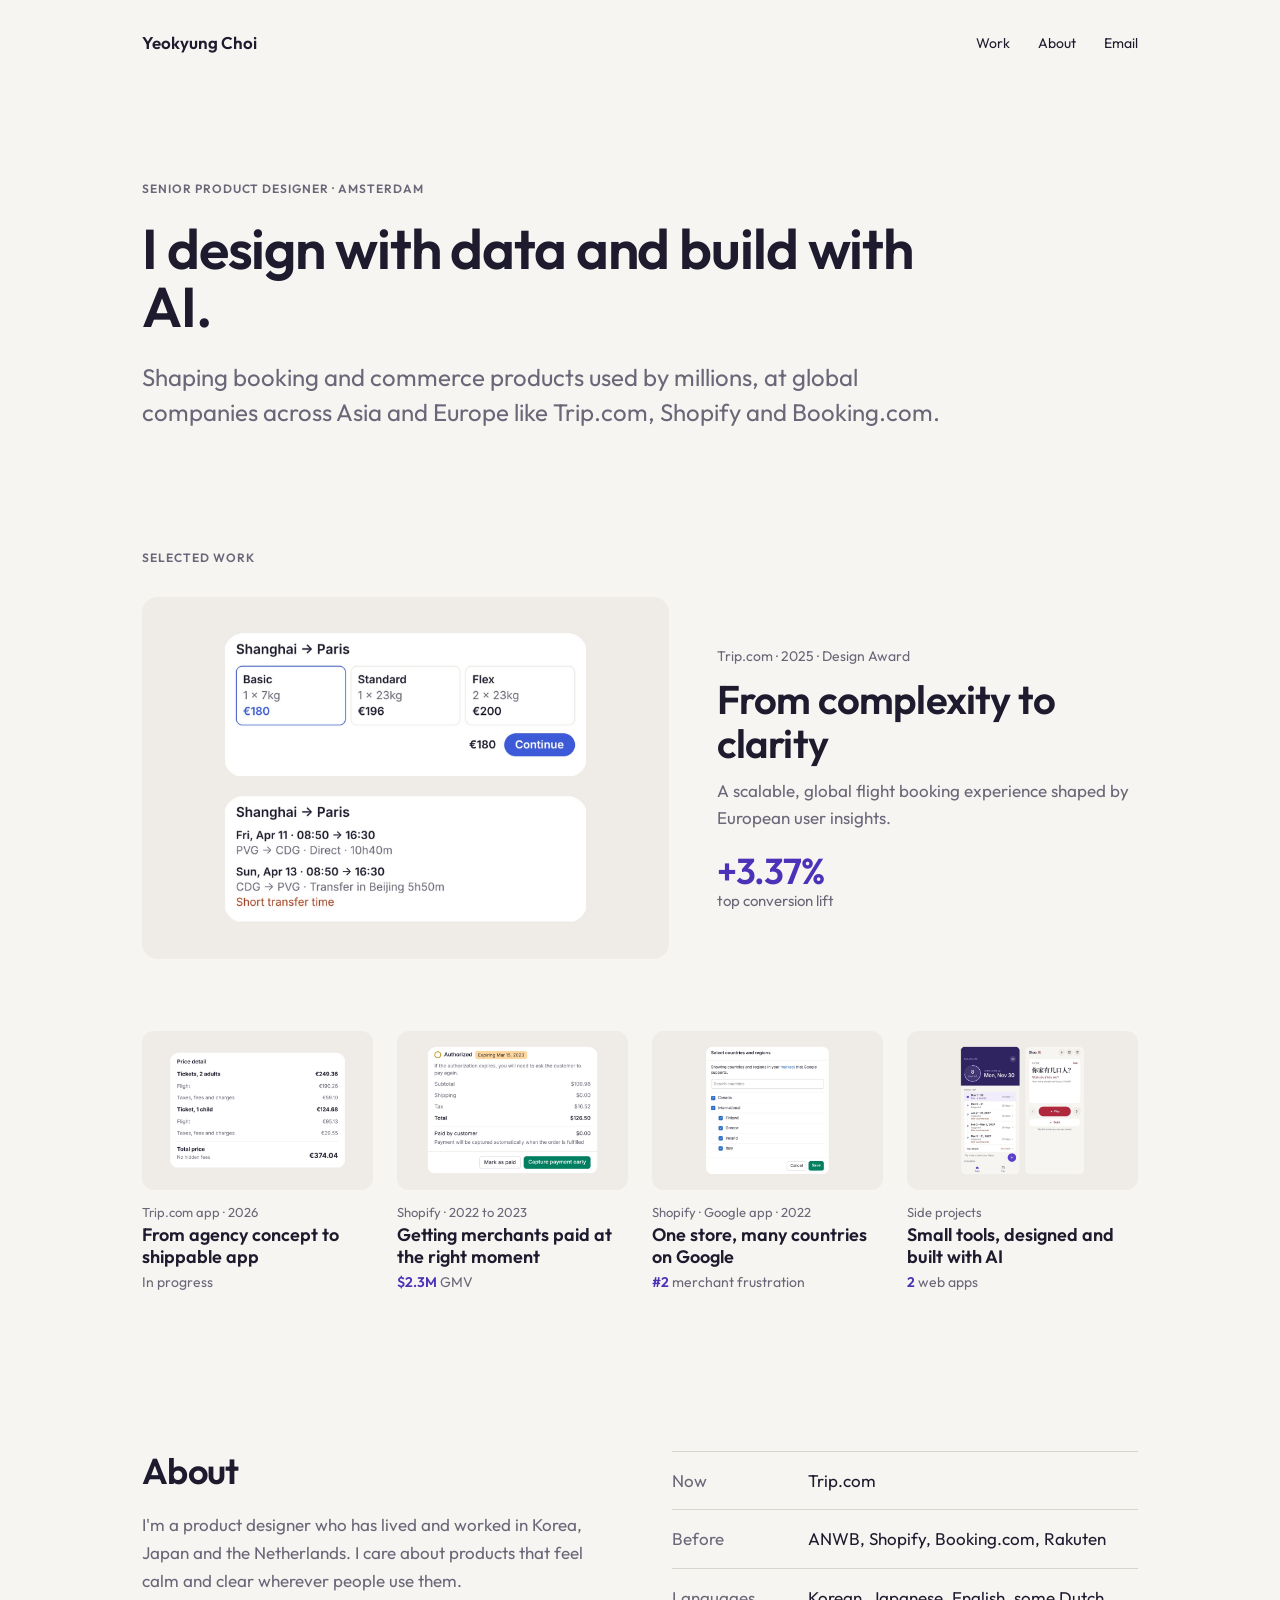
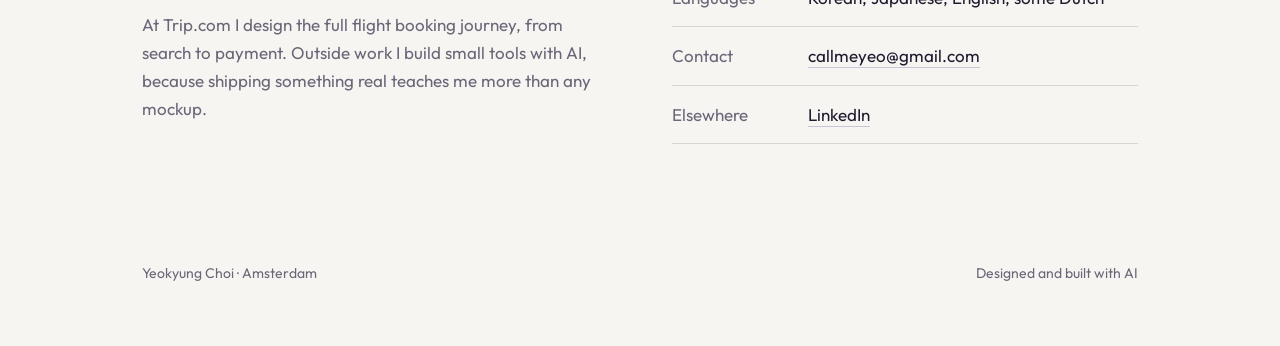
<file: index.html>
<!doctype html>
<html lang="en">
<head>
<meta charset="utf-8">
<meta name="viewport" content="width=device-width, initial-scale=1">
<title>Yeokyung Choi · Product designer</title>
<meta name="description" content="Product designer who designs with data and builds with AI. Shaping booking and commerce products at global companies like Trip.com, Shopify and Booking.com.">
<link rel="icon" href="favicon.svg" type="image/svg+xml">
<link rel="apple-touch-icon" href="apple-touch-icon.png">
<link rel="preconnect" href="https://fonts.googleapis.com">
<link rel="preconnect" href="https://fonts.gstatic.com" crossorigin>
<link href="https://fonts.googleapis.com/css2?family=Outfit:wght@400;500;600&display=swap" rel="stylesheet">
<link rel="stylesheet" href="styles.css?v=b3">
</head>
<body>
<div class="wrap">

<header class="top">
<a class="name" href="index.html">Yeokyung Choi</a>
<nav aria-label="Main">
<a href="#work">Work</a>
<a href="#about">About</a>
<a href="mailto:callmeyeo@gmail.com">Email</a>
</nav>
</header>

<section class="hero">
<span class="label">Senior product designer · Amsterdam</span>
<h1>I design with data and build with AI.</h1>
<p>Shaping booking and commerce products used by millions, at global companies across Asia and Europe like Trip.com, Shopify and Booking.com.</p>
</section>

<section id="work" aria-label="Selected work">
<p class="label section-title">Selected work</p>
<div class="work">

<a class="feature" href="work/trip-com.html">
<img src="images/home/trip-com.jpg?v=3" alt="Trip.com fare selection redesign with Basic, Standard and Flex fares">
<div class="text">
<span class="meta">Trip.com · 2025 · Design Award</span>
<h2>From complexity to clarity</h2>
<p>A scalable, global flight booking experience shaped by European user insights.</p>
<span class="big"><strong>+3.37%</strong> top conversion lift</span>
</div>
</a>

<div class="cards">

<a class="card" href="work/app-flow.html">
<img src="images/home/app-flow.jpg?v=3" alt="Trip.com app price detail redesign">
<div class="text">
<span class="meta">Trip.com app · 2026</span>
<h2>From agency concept to shippable app</h2>
<span class="result">In progress</span>
</div>
</a>

<a class="card" href="work/shopify-payments.html">
<img src="images/home/shopify-payments.jpg?v=3" alt="Shopify order payment card with Capture payment early button">
<div class="text">
<span class="meta">Shopify · 2022 to 2023</span>
<h2>Getting merchants paid at the right moment</h2>
<span class="result"><strong>$2.3M</strong> GMV</span>
</div>
</a>

<a class="card" href="work/shopify-markets.html">
<img src="images/home/shopify-markets.jpg?v=3" alt="Shopify Google app country and region picker">
<div class="text">
<span class="meta">Shopify · Google app · 2022</span>
<h2>One store, many countries on Google</h2>
<span class="result"><strong>#2</strong> merchant frustration</span>
</div>
</a>

<a class="card" href="work/built-with-ai.html">
<img src="images/home/built-with-ai.jpg?v=3" alt="Stay Counter and Shuo on mobile">
<div class="text">
<span class="meta">Side projects</span>
<h2>Small tools, designed and built with AI</h2>
<span class="result"><strong>2</strong> web apps</span>
</div>
</a>

</div>

</div>
</section>

<section id="about" class="about">
<div>
<h2>About</h2>
<p>I'm a product designer who has lived and worked in Korea, Japan and the Netherlands. I care about products that feel calm and clear wherever people use them.</p>
<p>At Trip.com I design the full flight booking journey, from search to payment. Outside work I build small tools with AI, because shipping something real teaches me more than any mockup.</p>
</div>
<div class="facts">
<div class="fact"><span>Now</span><span>Trip.com</span></div>
<div class="fact"><span>Before</span><span>ANWB, Shopify, Booking.com, Rakuten</span></div>
<div class="fact"><span>Languages</span><span>Korean, Japanese, English, some Dutch</span></div>
<div class="fact"><span>Contact</span><span><a href="mailto:callmeyeo@gmail.com">callmeyeo@gmail.com</a></span></div>
<div class="fact"><span>Elsewhere</span><span><a href="https://www.linkedin.com/in/yeokyungchoi/">LinkedIn</a></span></div>
</div>
</section>

<footer class="foot">
<span>Yeokyung Choi · Amsterdam</span>
<span>Designed and built with AI</span>
</footer>

</div>
</body>
</html>
</file>
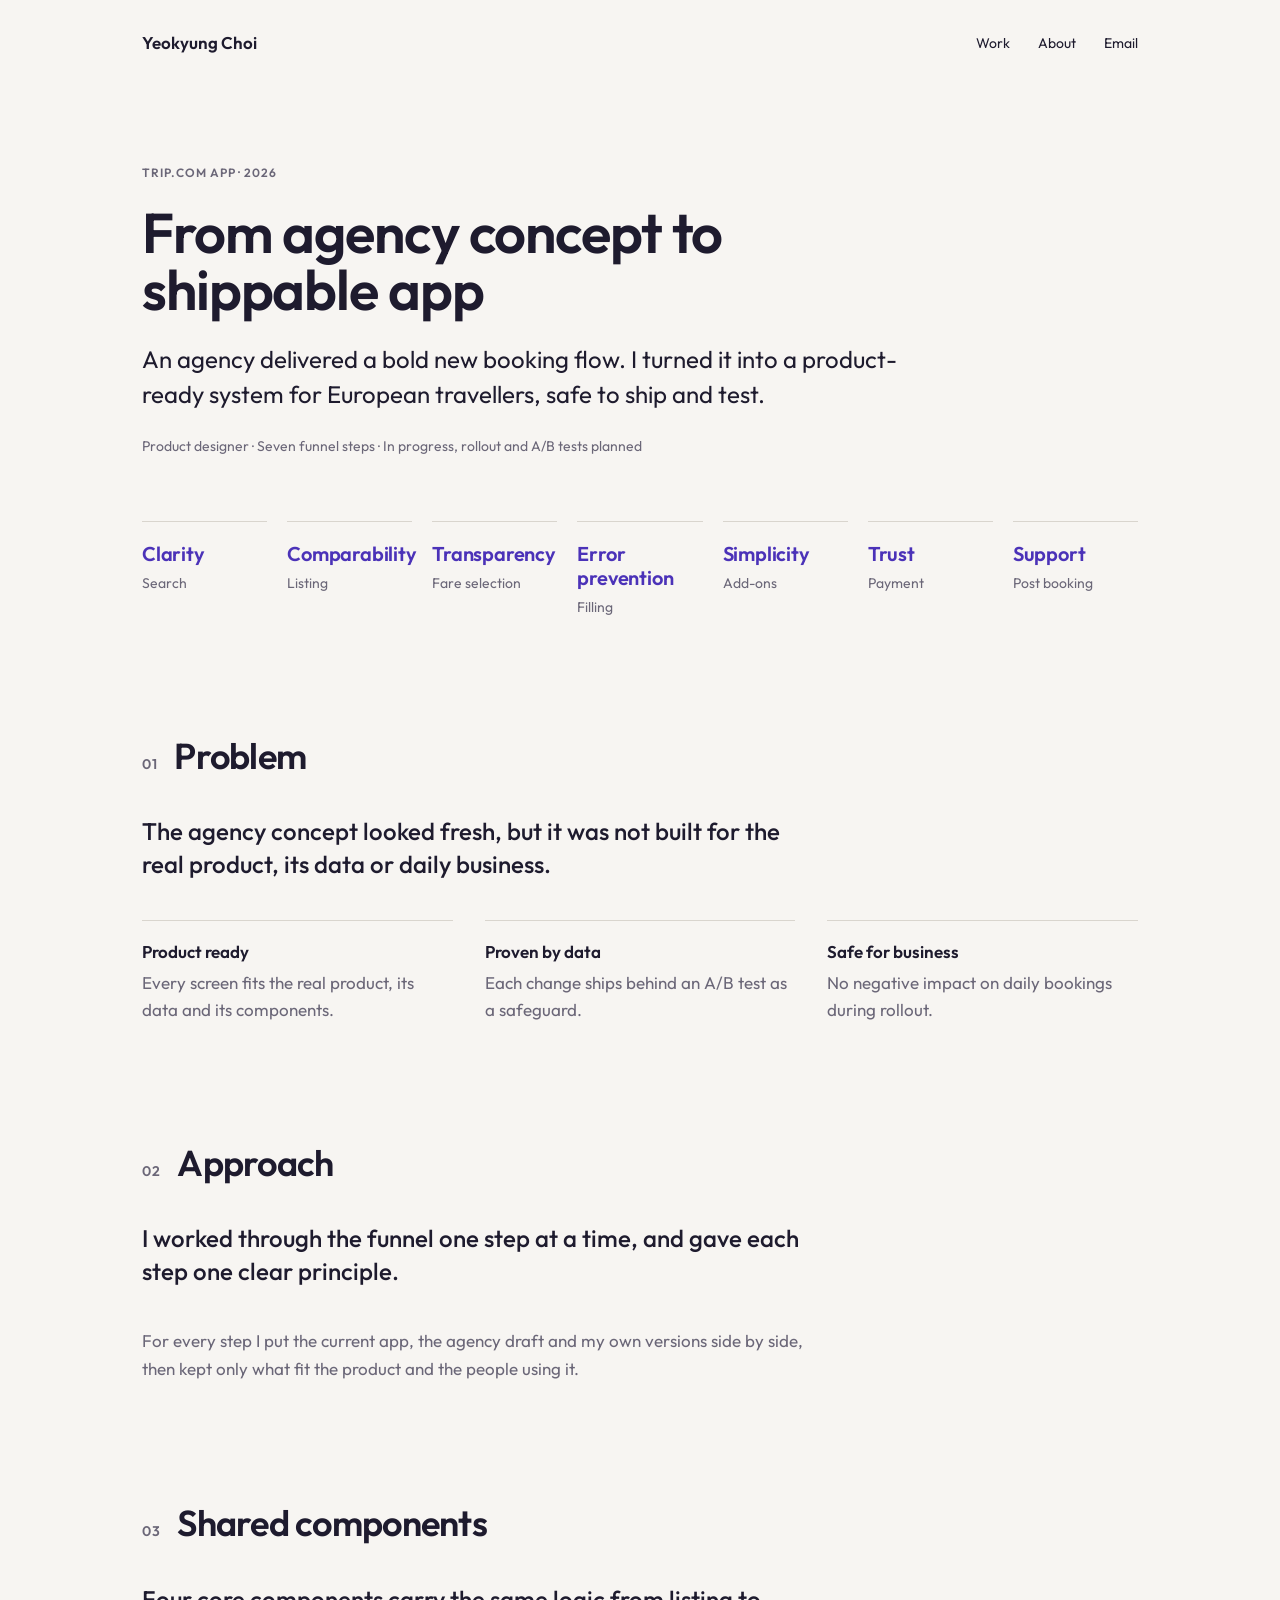
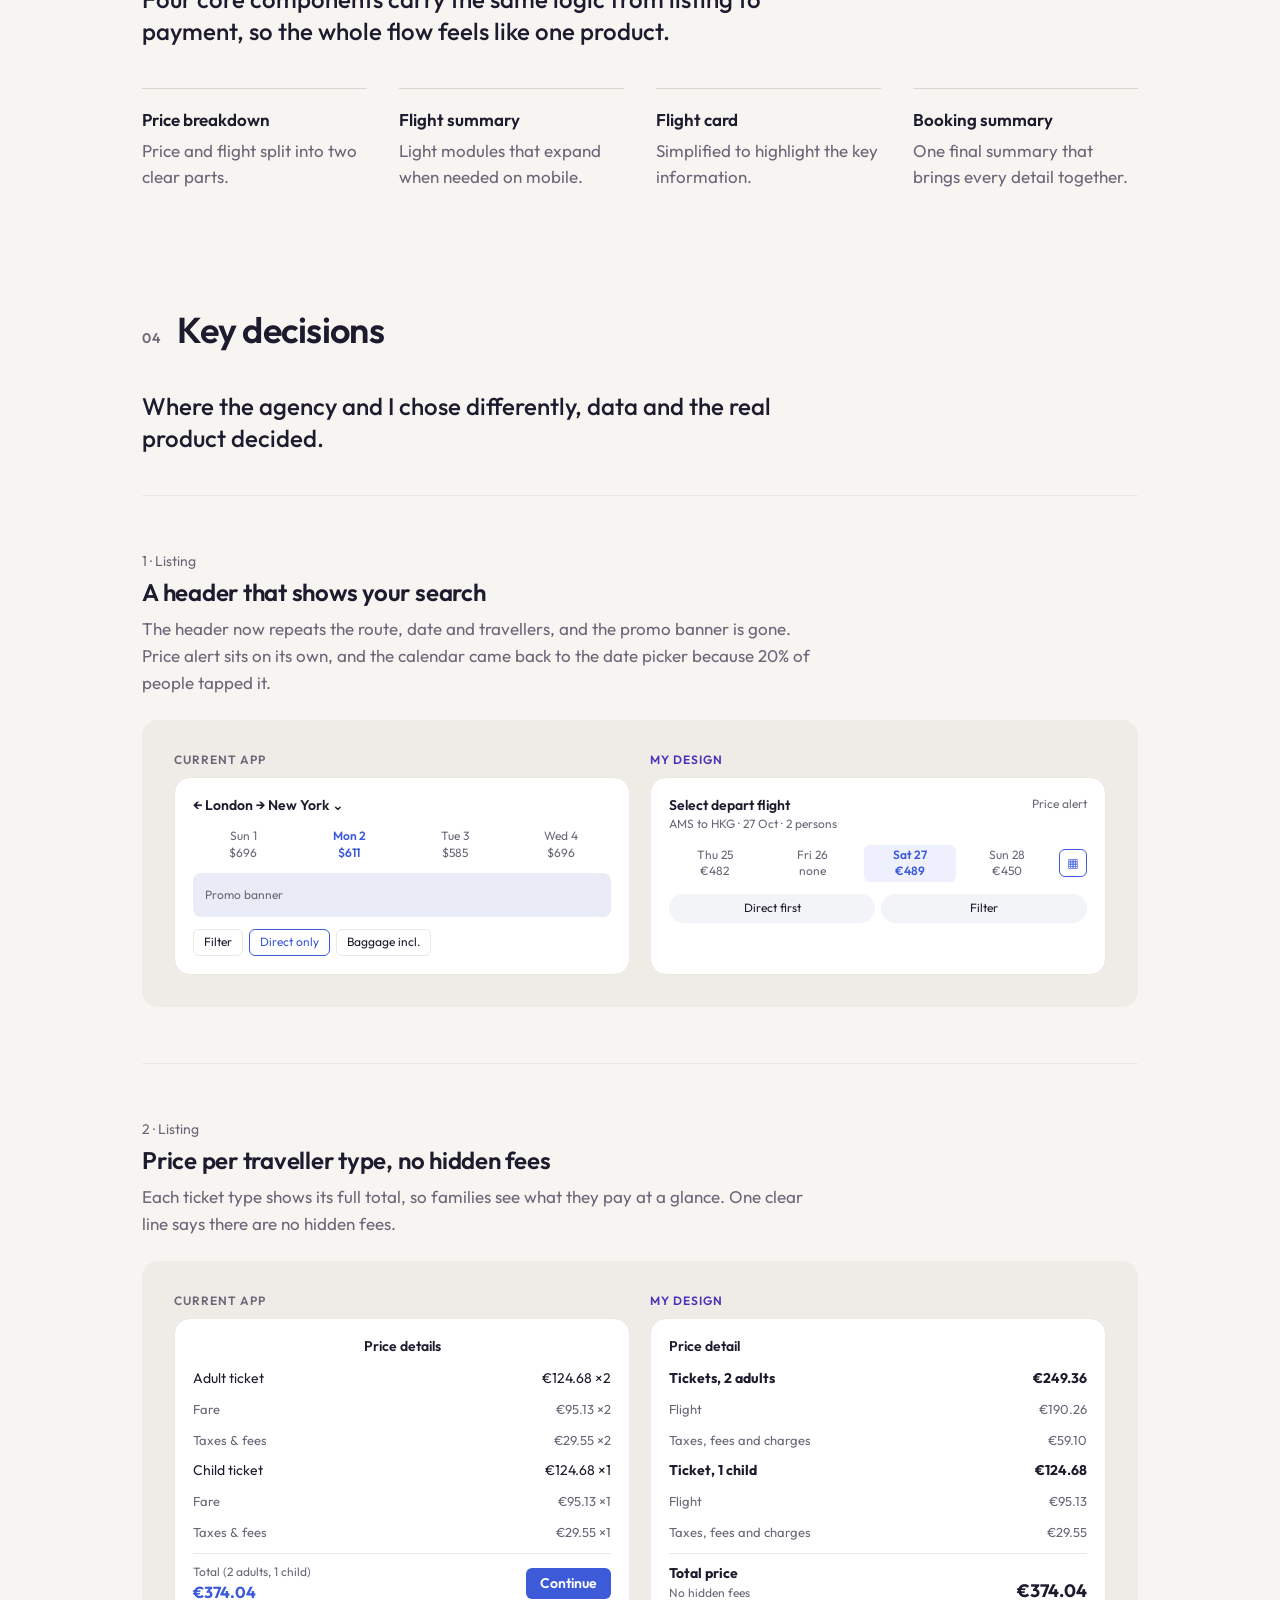
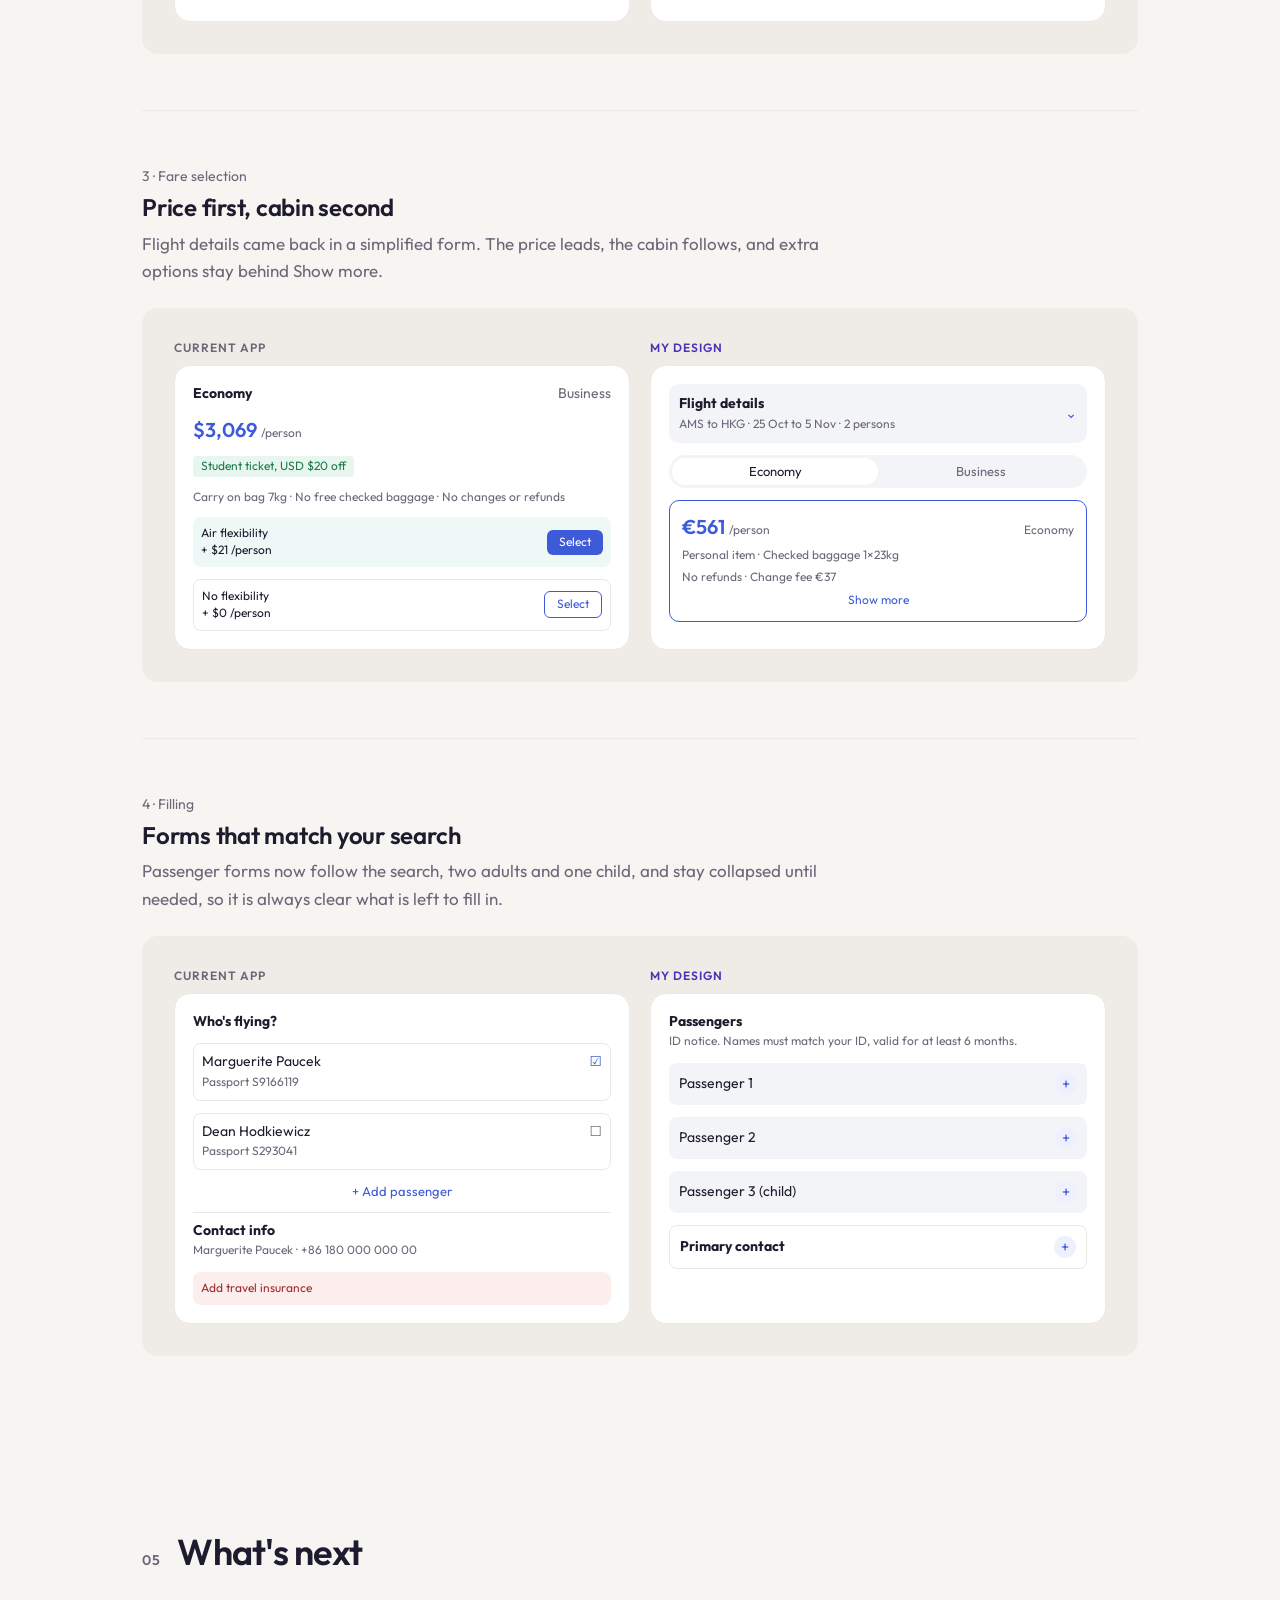
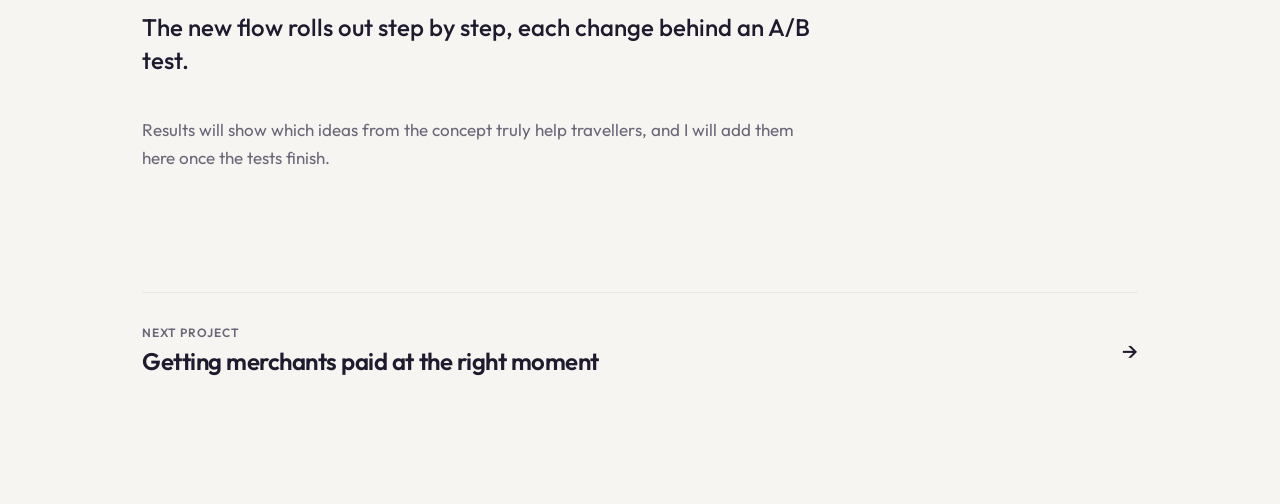
<file: work/app-flow.html>
<!doctype html>
<html lang="en">
<head>
<meta charset="utf-8">
<meta name="viewport" content="width=device-width, initial-scale=1">
<title>From agency concept to shippable app · Yeokyung Choi</title>
<meta name="description" content="How I turned an agency concept for the Trip.com app booking flow into a product-ready system for European travellers.">
<link rel="icon" href="../favicon.svg" type="image/svg+xml">
<link rel="apple-touch-icon" href="../apple-touch-icon.png">
<link rel="preconnect" href="https://fonts.googleapis.com">
<link rel="preconnect" href="https://fonts.gstatic.com" crossorigin>
<link href="https://fonts.googleapis.com/css2?family=Outfit:wght@400;500;600&display=swap" rel="stylesheet">
<link rel="stylesheet" href="../styles.css?v=b3">
</head>
<body>
<div style="width: 100%; min-height: 100vh; background: #F7F5F2; color: #1E1B2E; font-family: Outfit, -apple-system, system-ui, sans-serif; box-sizing: border-box;">
<div style="max-width: 1040px; margin: 0 auto; padding: 0 22px; box-sizing: border-box;">

<header style="display: flex; justify-content: space-between; align-items: center; gap: 16px; padding: 32px 0;">
<a href="../index.html" style="font-size: 17px; font-weight: 600;">Yeokyung Choi</a>
<nav aria-label="Main" style="display: flex; gap: 28px; font-size: 14px;">
<a href="../index.html#work">Work</a>
<a href="../index.html#about">About</a>
<a href="mailto:callmeyeo@gmail.com">Email</a>
</nav>
</header>

<section style="padding: 80px 0 56px; max-width: 760px; display: flex; flex-direction: column; gap: 24px;">
<span style="font-size: 12px; font-weight: 600; letter-spacing: 0.08em; color: #6B6778;">TRIP.COM APP · 2026</span>
<h1 style="margin: 0; font-size: 56px; line-height: 1.02; font-weight: 600; letter-spacing: -0.02em;">From agency concept to shippable app</h1>
<p style="margin: 0; font-size: 24px; line-height: 1.45;">An agency delivered a bold new booking flow. I turned it into a product-ready system for European travellers, safe to ship and test.</p>
<p style="margin: 0; font-size: 14px; line-height: 1.5; color: #6B6778;">Product designer · Seven funnel steps · In progress, rollout and A/B tests planned</p>
</section><section aria-label="One UX principle for each step of the booking funnel" style="display: grid; grid-template-columns: repeat(auto-fit, minmax(120px, 1fr)); gap: 32px 20px; padding: 8px 0 0;"><div style="display: flex; flex-direction: column; gap: 8px; padding-top: 20px; border-top: 1px solid #D9D5CE;"><span style="font-size: 20px; line-height: 1.2; font-weight: 600; letter-spacing: -0.01em; color: var(--accent);">Clarity</span><span style="font-size: 14px; color: #6B6778;">Search</span></div><div style="display: flex; flex-direction: column; gap: 8px; padding-top: 20px; border-top: 1px solid #D9D5CE;"><span style="font-size: 20px; line-height: 1.2; font-weight: 600; letter-spacing: -0.01em; color: var(--accent);">Comparability</span><span style="font-size: 14px; color: #6B6778;">Listing</span></div><div style="display: flex; flex-direction: column; gap: 8px; padding-top: 20px; border-top: 1px solid #D9D5CE;"><span style="font-size: 20px; line-height: 1.2; font-weight: 600; letter-spacing: -0.01em; color: var(--accent);">Transparency</span><span style="font-size: 14px; color: #6B6778;">Fare selection</span></div><div style="display: flex; flex-direction: column; gap: 8px; padding-top: 20px; border-top: 1px solid #D9D5CE;"><span style="font-size: 20px; line-height: 1.2; font-weight: 600; letter-spacing: -0.01em; color: var(--accent);">Error prevention</span><span style="font-size: 14px; color: #6B6778;">Filling</span></div><div style="display: flex; flex-direction: column; gap: 8px; padding-top: 20px; border-top: 1px solid #D9D5CE;"><span style="font-size: 20px; line-height: 1.2; font-weight: 600; letter-spacing: -0.01em; color: var(--accent);">Simplicity</span><span style="font-size: 14px; color: #6B6778;">Add-ons</span></div><div style="display: flex; flex-direction: column; gap: 8px; padding-top: 20px; border-top: 1px solid #D9D5CE;"><span style="font-size: 20px; line-height: 1.2; font-weight: 600; letter-spacing: -0.01em; color: var(--accent);">Trust</span><span style="font-size: 14px; color: #6B6778;">Payment</span></div><div style="display: flex; flex-direction: column; gap: 8px; padding-top: 20px; border-top: 1px solid #D9D5CE;"><span style="font-size: 20px; line-height: 1.2; font-weight: 600; letter-spacing: -0.01em; color: var(--accent);">Support</span><span style="font-size: 14px; color: #6B6778;">Post booking</span></div></section><section style="padding: 120px 0 0; display: flex; flex-direction: column; gap: 40px;">
<div style="display: flex; align-items: baseline; gap: 16px;"><span style="font-size: 14px; font-weight: 600; letter-spacing: 0.08em; color: #6B6778;">01</span><h2 style="margin: 0; font-size: 36px; line-height: 1.1; font-weight: 600; letter-spacing: -0.02em;">Problem</h2></div>
<p style="margin: 0; max-width: 680px; font-size: 24px; line-height: 1.35; font-weight: 500;">The agency concept looked fresh, but it was not built for the real product, its data or daily business.</p>
<div style="display: grid; grid-template-columns: repeat(auto-fit, minmax(min(100%, 240px), 1fr)); gap: 32px;"><div style="display: flex; flex-direction: column; gap: 8px; padding-top: 20px; border-top: 1px solid #D9D5CE;"><span style="font-size: 17px; font-weight: 600;">Product ready</span><span style="font-size: 17px; line-height: 1.55; color: #6B6778;">Every screen fits the real product, its data and its components.</span></div><div style="display: flex; flex-direction: column; gap: 8px; padding-top: 20px; border-top: 1px solid #D9D5CE;"><span style="font-size: 17px; font-weight: 600;">Proven by data</span><span style="font-size: 17px; line-height: 1.55; color: #6B6778;">Each change ships behind an A/B test as a safeguard.</span></div><div style="display: flex; flex-direction: column; gap: 8px; padding-top: 20px; border-top: 1px solid #D9D5CE;"><span style="font-size: 17px; font-weight: 600;">Safe for business</span><span style="font-size: 17px; line-height: 1.55; color: #6B6778;">No negative impact on daily bookings during rollout.</span></div></div>
</section><section style="padding: 120px 0 0; display: flex; flex-direction: column; gap: 40px;">
<div style="display: flex; align-items: baseline; gap: 16px;"><span style="font-size: 14px; font-weight: 600; letter-spacing: 0.08em; color: #6B6778;">02</span><h2 style="margin: 0; font-size: 36px; line-height: 1.1; font-weight: 600; letter-spacing: -0.02em;">Approach</h2></div>
<p style="margin: 0; max-width: 680px; font-size: 24px; line-height: 1.35; font-weight: 500;">I worked through the funnel one step at a time, and gave each step one clear principle.</p>
<p style="margin: 0; max-width: 680px; font-size: 17px; line-height: 1.65; color: #6B6778;">For every step I put the current app, the agency draft and my own versions side by side, then kept only what fit the product and the people using it.</p>
</section><section style="padding: 120px 0 0; display: flex; flex-direction: column; gap: 40px;">
<div style="display: flex; align-items: baseline; gap: 16px;"><span style="font-size: 14px; font-weight: 600; letter-spacing: 0.08em; color: #6B6778;">03</span><h2 style="margin: 0; font-size: 36px; line-height: 1.1; font-weight: 600; letter-spacing: -0.02em;">Shared components</h2></div>
<p style="margin: 0; max-width: 680px; font-size: 24px; line-height: 1.35; font-weight: 500;">Four core components carry the same logic from listing to payment, so the whole flow feels like one product.</p>
<div style="display: grid; grid-template-columns: repeat(auto-fit, minmax(min(100%, 220px), 1fr)); gap: 32px;"><div style="display: flex; flex-direction: column; gap: 8px; padding-top: 20px; border-top: 1px solid #D9D5CE;"><span style="font-size: 17px; font-weight: 600;">Price breakdown</span><span style="font-size: 17px; line-height: 1.55; color: #6B6778;">Price and flight split into two clear parts.</span></div><div style="display: flex; flex-direction: column; gap: 8px; padding-top: 20px; border-top: 1px solid #D9D5CE;"><span style="font-size: 17px; font-weight: 600;">Flight summary</span><span style="font-size: 17px; line-height: 1.55; color: #6B6778;">Light modules that expand when needed on mobile.</span></div><div style="display: flex; flex-direction: column; gap: 8px; padding-top: 20px; border-top: 1px solid #D9D5CE;"><span style="font-size: 17px; font-weight: 600;">Flight card</span><span style="font-size: 17px; line-height: 1.55; color: #6B6778;">Simplified to highlight the key information.</span></div><div style="display: flex; flex-direction: column; gap: 8px; padding-top: 20px; border-top: 1px solid #D9D5CE;"><span style="font-size: 17px; font-weight: 600;">Booking summary</span><span style="font-size: 17px; line-height: 1.55; color: #6B6778;">One final summary that brings every detail together.</span></div></div>
</section><section style="padding: 120px 0 0; display: flex; flex-direction: column; gap: 40px;">
<div style="display: flex; align-items: baseline; gap: 16px;"><span style="font-size: 14px; font-weight: 600; letter-spacing: 0.08em; color: #6B6778;">04</span><h2 style="margin: 0; font-size: 36px; line-height: 1.1; font-weight: 600; letter-spacing: -0.02em;">Key decisions</h2></div>
<p style="margin: 0; max-width: 680px; font-size: 24px; line-height: 1.35; font-weight: 500;">Where the agency and I chose differently, data and the real product decided.</p>
<div style="display: flex; flex-direction: column;"><div style="display: flex; flex-direction: column; gap: 24px; padding: 56px 0; border-top: 1px solid #ECE9E4;">
<div style="max-width: 680px; display: flex; flex-direction: column; gap: 8px;"><span style="font-size: 14px; color: #6B6778;">1 · Listing</span><h3 style="margin: 0; font-size: 24px; line-height: 1.2; font-weight: 600; letter-spacing: -0.01em;">A header that shows your search</h3><p style="margin: 0; font-size: 17px; line-height: 1.6; color: #6B6778;">The header now repeats the route, date and travellers, and the promo banner is gone. Price alert sits on its own, and the calendar came back to the date picker because 20% of people tapped it.</p></div>
<div style="display: grid; grid-template-columns: repeat(auto-fit, minmax(min(100%, 300px), 1fr)); gap: 20px; padding: 32px; border-radius: 16px; background: #EFECE7;">
<div style="display: flex; flex-direction: column; gap: 10px;"><span style="font-size: 12px; font-weight: 600; letter-spacing: 0.08em; color: #6B6778;">CURRENT APP</span><div style="flex: 1; background: #FFFFFF; border-radius: 16px; border: 1px solid #ECE9E4; padding: 18px; display: flex; flex-direction: column; gap: 12px; font-size: 14px; line-height: 1.4;"><div style="font-weight: 600;">← London → New York ⌄</div><div style="display: flex; gap: 6px; font-size: 12px; color: #6B6778;"><span style="flex:1; text-align:center;">Sun 1<br>$696</span><span style="flex:1; text-align:center; color: #3D5BD9; font-weight:600;">Mon 2<br>$611</span><span style="flex:1; text-align:center;">Tue 3<br>$585</span><span style="flex:1; text-align:center;">Wed 4<br>$696</span></div><div style="height: 44px; border-radius: 8px; background: #E9ECF7; display:flex; align-items:center; padding: 0 12px; font-size: 12px; color: #6B6778;">Promo banner</div><div style="display: flex; gap: 6px; font-size: 12px;"><span style="padding: 4px 10px; border-radius: 6px; border: 1px solid #ECE9E4;">Filter</span><span style="padding: 4px 10px; border-radius: 6px; border: 1px solid #3D5BD9; color: #3D5BD9;">Direct only</span><span style="padding: 4px 10px; border-radius: 6px; border: 1px solid #ECE9E4;">Baggage incl.</span></div></div></div>
<div style="display: flex; flex-direction: column; gap: 10px;"><span style="font-size: 12px; font-weight: 600; letter-spacing: 0.08em; color: var(--accent);">MY DESIGN</span><div style="flex: 1; background: #FFFFFF; border-radius: 16px; border: 1px solid #ECE9E4; padding: 18px; display: flex; flex-direction: column; gap: 12px; font-size: 14px; line-height: 1.4;"><div style="display:flex; justify-content: space-between; align-items: flex-start;"><span style="display:flex; flex-direction: column;"><span style="font-weight: 600;">Select depart flight</span><span style="font-size: 12px; color: #6B6778;">AMS to HKG · 27 Oct · 2 persons</span></span><span style="font-size: 12px; color: #6B6778;">Price alert</span></div><div style="display: flex; gap: 6px; align-items: center; font-size: 12px; color: #6B6778;"><span style="flex:1; text-align:center;">Thu 25<br>€482</span><span style="flex:1; text-align:center;">Fri 26<br>none</span><span style="flex:1; text-align:center; color: #3D5BD9; font-weight:600; background:#EEF1FD; border-radius: 6px; padding: 2px 0;">Sat 27<br>€489</span><span style="flex:1; text-align:center;">Sun 28<br>€450</span><span style="width: 28px; height: 28px; border-radius: 6px; border: 1.5px solid #3D5BD9; color: #3D5BD9; display:inline-flex; align-items:center; justify-content:center;">▦</span></div><div style="display: grid; grid-template-columns: 1fr 1fr; gap: 6px; font-size: 12px; text-align: center;"><span style="padding: 6px; border-radius: 999px; background: #F3F4F8;">Direct first</span><span style="padding: 6px; border-radius: 999px; background: #F3F4F8;">Filter</span></div></div></div>
</div>
</div><div style="display: flex; flex-direction: column; gap: 24px; padding: 56px 0; border-top: 1px solid #ECE9E4;">
<div style="max-width: 680px; display: flex; flex-direction: column; gap: 8px;"><span style="font-size: 14px; color: #6B6778;">2 · Listing</span><h3 style="margin: 0; font-size: 24px; line-height: 1.2; font-weight: 600; letter-spacing: -0.01em;">Price per traveller type, no hidden fees</h3><p style="margin: 0; font-size: 17px; line-height: 1.6; color: #6B6778;">Each ticket type shows its full total, so families see what they pay at a glance. One clear line says there are no hidden fees.</p></div>
<div style="display: grid; grid-template-columns: repeat(auto-fit, minmax(min(100%, 300px), 1fr)); gap: 20px; padding: 32px; border-radius: 16px; background: #EFECE7;">
<div style="display: flex; flex-direction: column; gap: 10px;"><span style="font-size: 12px; font-weight: 600; letter-spacing: 0.08em; color: #6B6778;">CURRENT APP</span><div style="flex: 1; background: #FFFFFF; border-radius: 16px; border: 1px solid #ECE9E4; padding: 18px; display: flex; flex-direction: column; gap: 12px; font-size: 14px; line-height: 1.4;"><div style="font-weight: 600; text-align: center;">Price details</div><div style="display: flex; justify-content: space-between; gap: 12px;"><span>Adult ticket</span><span>€124.68 ×2</span></div><div style="display: flex; justify-content: space-between; gap: 12px; color: #6B6778; font-size: 13px;"><span>Fare</span><span>€95.13 ×2</span></div><div style="display: flex; justify-content: space-between; gap: 12px; color: #6B6778; font-size: 13px;"><span>Taxes &amp; fees</span><span>€29.55 ×2</span></div><div style="display: flex; justify-content: space-between; gap: 12px;"><span>Child ticket</span><span>€124.68 ×1</span></div><div style="display: flex; justify-content: space-between; gap: 12px; color: #6B6778; font-size: 13px;"><span>Fare</span><span>€95.13 ×1</span></div><div style="display: flex; justify-content: space-between; gap: 12px; color: #6B6778; font-size: 13px;"><span>Taxes &amp; fees</span><span>€29.55 ×1</span></div><div style="display:flex; justify-content: space-between; align-items: center; padding-top: 10px; border-top: 1px solid #ECE9E4;"><span style="font-size: 12px; color: #6B6778;">Total (2 adults, 1 child)<br><b style="color: #3D5BD9; font-size: 16px;">€374.04</b></span><span style="padding: 6px 14px; border-radius: 6px; background: #3D5BD9; color: #fff; font-weight: 600;">Continue</span></div></div></div>
<div style="display: flex; flex-direction: column; gap: 10px;"><span style="font-size: 12px; font-weight: 600; letter-spacing: 0.08em; color: var(--accent);">MY DESIGN</span><div style="flex: 1; background: #FFFFFF; border-radius: 16px; border: 1px solid #ECE9E4; padding: 18px; display: flex; flex-direction: column; gap: 12px; font-size: 14px; line-height: 1.4;"><div style="font-weight: 600;">Price detail</div><div style="display: flex; justify-content: space-between; gap: 12px;"><span><b>Tickets, 2 adults</b></span><span><b>€249.36</b></span></div><div style="display: flex; justify-content: space-between; gap: 12px; color: #6B6778; font-size: 13px;"><span>Flight</span><span>€190.26</span></div><div style="display: flex; justify-content: space-between; gap: 12px; color: #6B6778; font-size: 13px;"><span>Taxes, fees and charges</span><span>€59.10</span></div><div style="display: flex; justify-content: space-between; gap: 12px;"><span><b>Ticket, 1 child</b></span><span><b>€124.68</b></span></div><div style="display: flex; justify-content: space-between; gap: 12px; color: #6B6778; font-size: 13px;"><span>Flight</span><span>€95.13</span></div><div style="display: flex; justify-content: space-between; gap: 12px; color: #6B6778; font-size: 13px;"><span>Taxes, fees and charges</span><span>€29.55</span></div><div style="display:flex; justify-content: space-between; align-items: flex-end; padding-top: 10px; border-top: 1px solid #ECE9E4;"><span><b>Total price</b><br><span style="font-size: 12px; color: #6B6778;">No hidden fees</span></span><b style="font-size: 18px;">€374.04</b></div></div></div>
</div>
</div><div style="display: flex; flex-direction: column; gap: 24px; padding: 56px 0; border-top: 1px solid #ECE9E4;">
<div style="max-width: 680px; display: flex; flex-direction: column; gap: 8px;"><span style="font-size: 14px; color: #6B6778;">3 · Fare selection</span><h3 style="margin: 0; font-size: 24px; line-height: 1.2; font-weight: 600; letter-spacing: -0.01em;">Price first, cabin second</h3><p style="margin: 0; font-size: 17px; line-height: 1.6; color: #6B6778;">Flight details came back in a simplified form. The price leads, the cabin follows, and extra options stay behind Show more.</p></div>
<div style="display: grid; grid-template-columns: repeat(auto-fit, minmax(min(100%, 300px), 1fr)); gap: 20px; padding: 32px; border-radius: 16px; background: #EFECE7;">
<div style="display: flex; flex-direction: column; gap: 10px;"><span style="font-size: 12px; font-weight: 600; letter-spacing: 0.08em; color: #6B6778;">CURRENT APP</span><div style="flex: 1; background: #FFFFFF; border-radius: 16px; border: 1px solid #ECE9E4; padding: 18px; display: flex; flex-direction: column; gap: 12px; font-size: 14px; line-height: 1.4;"><div style="display:flex; justify-content: space-between;"><b>Economy</b><span style="color:#6B6778;">Business</span></div><div style="font-size: 20px; font-weight: 600; color: #3D5BD9;">$3,069 <span style="font-size: 12px; color: #6B6778; font-weight: 400;">/person</span></div><span style="font-size: 12px; padding: 2px 8px; border-radius: 4px; background: #E7F6EE; color: #1E7A4C; width: fit-content;">Student ticket, USD $20 off</span><div style="font-size: 12px; color: #6B6778;">Carry on bag 7kg · No free checked baggage · No changes or refunds</div><div style="display:flex; justify-content: space-between; align-items: center; padding: 8px; border-radius: 8px; background: #EEF8F6; font-size: 12px;"><span>Air flexibility<br>+ $21 /person</span><span style="padding: 4px 12px; border-radius: 6px; background: #3D5BD9; color:#fff;">Select</span></div><div style="display:flex; justify-content: space-between; align-items: center; padding: 8px; border-radius: 8px; border: 1px solid #ECE9E4; font-size: 12px;"><span>No flexibility<br>+ $0 /person</span><span style="padding: 4px 12px; border-radius: 6px; border: 1px solid #3D5BD9; color:#3D5BD9;">Select</span></div></div></div>
<div style="display: flex; flex-direction: column; gap: 10px;"><span style="font-size: 12px; font-weight: 600; letter-spacing: 0.08em; color: var(--accent);">MY DESIGN</span><div style="flex: 1; background: #FFFFFF; border-radius: 16px; border: 1px solid #ECE9E4; padding: 18px; display: flex; flex-direction: column; gap: 12px; font-size: 14px; line-height: 1.4;"><div style="display:flex; justify-content: space-between; align-items: center; padding: 10px; border-radius: 10px; background: #F3F4F8;"><span><b>Flight details</b><br><span style="font-size: 12px; color: #6B6778;">AMS to HKG · 25 Oct to 5 Nov · 2 persons</span></span><span style="color:#3D5BD9;">⌄</span></div><div style="display:grid; grid-template-columns: 1fr 1fr; font-size: 13px; text-align: center; background:#F3F4F8; border-radius: 999px; padding: 3px;"><span style="background:#fff; border-radius: 999px; padding: 4px;">Economy</span><span style="padding: 4px; color:#6B6778;">Business</span></div><div style="padding: 12px; border-radius: 10px; border: 1.5px solid #3D5BD9; display: flex; flex-direction: column; gap: 6px;"><div style="display:flex; justify-content: space-between; align-items: baseline;"><span style="font-size: 20px; font-weight: 600; color: #3D5BD9;">€561 <span style="font-size: 12px; color: #6B6778; font-weight: 400;">/person</span></span><span style="font-size: 12px; color: #6B6778;">Economy</span></div><span style="font-size: 12px; color: #6B6778;">Personal item · Checked baggage 1×23kg</span><span style="font-size: 12px; color: #6B6778;">No refunds · Change fee €37</span><span style="font-size: 12px; color: #3D5BD9; text-align: center;">Show more</span></div></div></div>
</div>
</div><div style="display: flex; flex-direction: column; gap: 24px; padding: 56px 0; border-top: 1px solid #ECE9E4;">
<div style="max-width: 680px; display: flex; flex-direction: column; gap: 8px;"><span style="font-size: 14px; color: #6B6778;">4 · Filling</span><h3 style="margin: 0; font-size: 24px; line-height: 1.2; font-weight: 600; letter-spacing: -0.01em;">Forms that match your search</h3><p style="margin: 0; font-size: 17px; line-height: 1.6; color: #6B6778;">Passenger forms now follow the search, two adults and one child, and stay collapsed until needed, so it is always clear what is left to fill in.</p></div>
<div style="display: grid; grid-template-columns: repeat(auto-fit, minmax(min(100%, 300px), 1fr)); gap: 20px; padding: 32px; border-radius: 16px; background: #EFECE7;">
<div style="display: flex; flex-direction: column; gap: 10px;"><span style="font-size: 12px; font-weight: 600; letter-spacing: 0.08em; color: #6B6778;">CURRENT APP</span><div style="flex: 1; background: #FFFFFF; border-radius: 16px; border: 1px solid #ECE9E4; padding: 18px; display: flex; flex-direction: column; gap: 12px; font-size: 14px; line-height: 1.4;"><b>Who's flying?</b><div style="display:flex; justify-content: space-between; padding: 8px; border-radius: 8px; border: 1px solid #ECE9E4;"><span>Marguerite Paucek<br><span style="font-size: 12px; color:#6B6778;">Passport S9166119</span></span><span style="color:#3D5BD9;">☑</span></div><div style="display:flex; justify-content: space-between; padding: 8px; border-radius: 8px; border: 1px solid #ECE9E4;"><span>Dean Hodkiewicz<br><span style="font-size: 12px; color:#6B6778;">Passport S293041</span></span><span style="color:#6B6778;">☐</span></div><span style="font-size: 13px; color: #3D5BD9; text-align: center;">+ Add passenger</span><div style="padding-top: 8px; border-top: 1px solid #ECE9E4;"><b>Contact info</b><br><span style="font-size: 12px; color:#6B6778;">Marguerite Paucek · +86 180 000 000 00</span></div><div style="padding: 8px; border-radius: 8px; background: #FDEEEE; font-size: 12px; color: #A12A2A;">Add travel insurance</div></div></div>
<div style="display: flex; flex-direction: column; gap: 10px;"><span style="font-size: 12px; font-weight: 600; letter-spacing: 0.08em; color: var(--accent);">MY DESIGN</span><div style="flex: 1; background: #FFFFFF; border-radius: 16px; border: 1px solid #ECE9E4; padding: 18px; display: flex; flex-direction: column; gap: 12px; font-size: 14px; line-height: 1.4;"><div><b>Passengers</b><br><span style="font-size: 12px; color:#6B6778;">ID notice. Names must match your ID, valid for at least 6 months.</span></div><div style="display:flex; justify-content: space-between; align-items: center; padding: 10px; border-radius: 8px; background: #F3F4F8;"><span>Passenger 1</span><span style="width: 22px; height: 22px; border-radius: 50%; background: #EEF1FD; color: #3D5BD9; display: inline-flex; align-items: center; justify-content: center; font-size: 15px;">+</span></div><div style="display:flex; justify-content: space-between; align-items: center; padding: 10px; border-radius: 8px; background: #F3F4F8;"><span>Passenger 2</span><span style="width: 22px; height: 22px; border-radius: 50%; background: #EEF1FD; color: #3D5BD9; display: inline-flex; align-items: center; justify-content: center; font-size: 15px;">+</span></div><div style="display:flex; justify-content: space-between; align-items: center; padding: 10px; border-radius: 8px; background: #F3F4F8;"><span>Passenger 3 (child)</span><span style="width: 22px; height: 22px; border-radius: 50%; background: #EEF1FD; color: #3D5BD9; display: inline-flex; align-items: center; justify-content: center; font-size: 15px;">+</span></div><div style="display:flex; justify-content: space-between; align-items: center; padding: 10px; border-radius: 8px; border: 1px solid #ECE9E4;"><b>Primary contact</b><span style="width: 22px; height: 22px; border-radius: 50%; background: #EEF1FD; color: #3D5BD9; display: inline-flex; align-items: center; justify-content: center; font-size: 15px;">+</span></div></div></div>
</div>
</div></div>
</section><section style="padding: 120px 0 0; display: flex; flex-direction: column; gap: 40px;">
<div style="display: flex; align-items: baseline; gap: 16px;"><span style="font-size: 14px; font-weight: 600; letter-spacing: 0.08em; color: #6B6778;">05</span><h2 style="margin: 0; font-size: 36px; line-height: 1.1; font-weight: 600; letter-spacing: -0.02em;">What's next</h2></div>
<p style="margin: 0; max-width: 680px; font-size: 24px; line-height: 1.35; font-weight: 500;">The new flow rolls out step by step, each change behind an A/B test.</p>
<p style="margin: 0; max-width: 680px; font-size: 17px; line-height: 1.65; color: #6B6778;">Results will show which ideas from the concept truly help travellers, and I will add them here once the tests finish.</p>
</section><a href="shopify-payments.html" style="display: flex; justify-content: space-between; align-items: center; gap: 16px; margin: 120px 0 96px; padding: 32px 0; border-top: 1px solid #ECE9E4;">
<span style="display: flex; flex-direction: column; gap: 6px;"><span style="font-size: 12px; font-weight: 600; letter-spacing: 0.08em; color: #6B6778;">NEXT PROJECT</span><span style="font-size: 24px; font-weight: 600; letter-spacing: -0.02em;">Getting merchants paid at the right moment</span></span>
<span style="font-size: 24px;" aria-hidden="true">→</span>
</a>
</div>
</div>
</body>
</html>
</file>
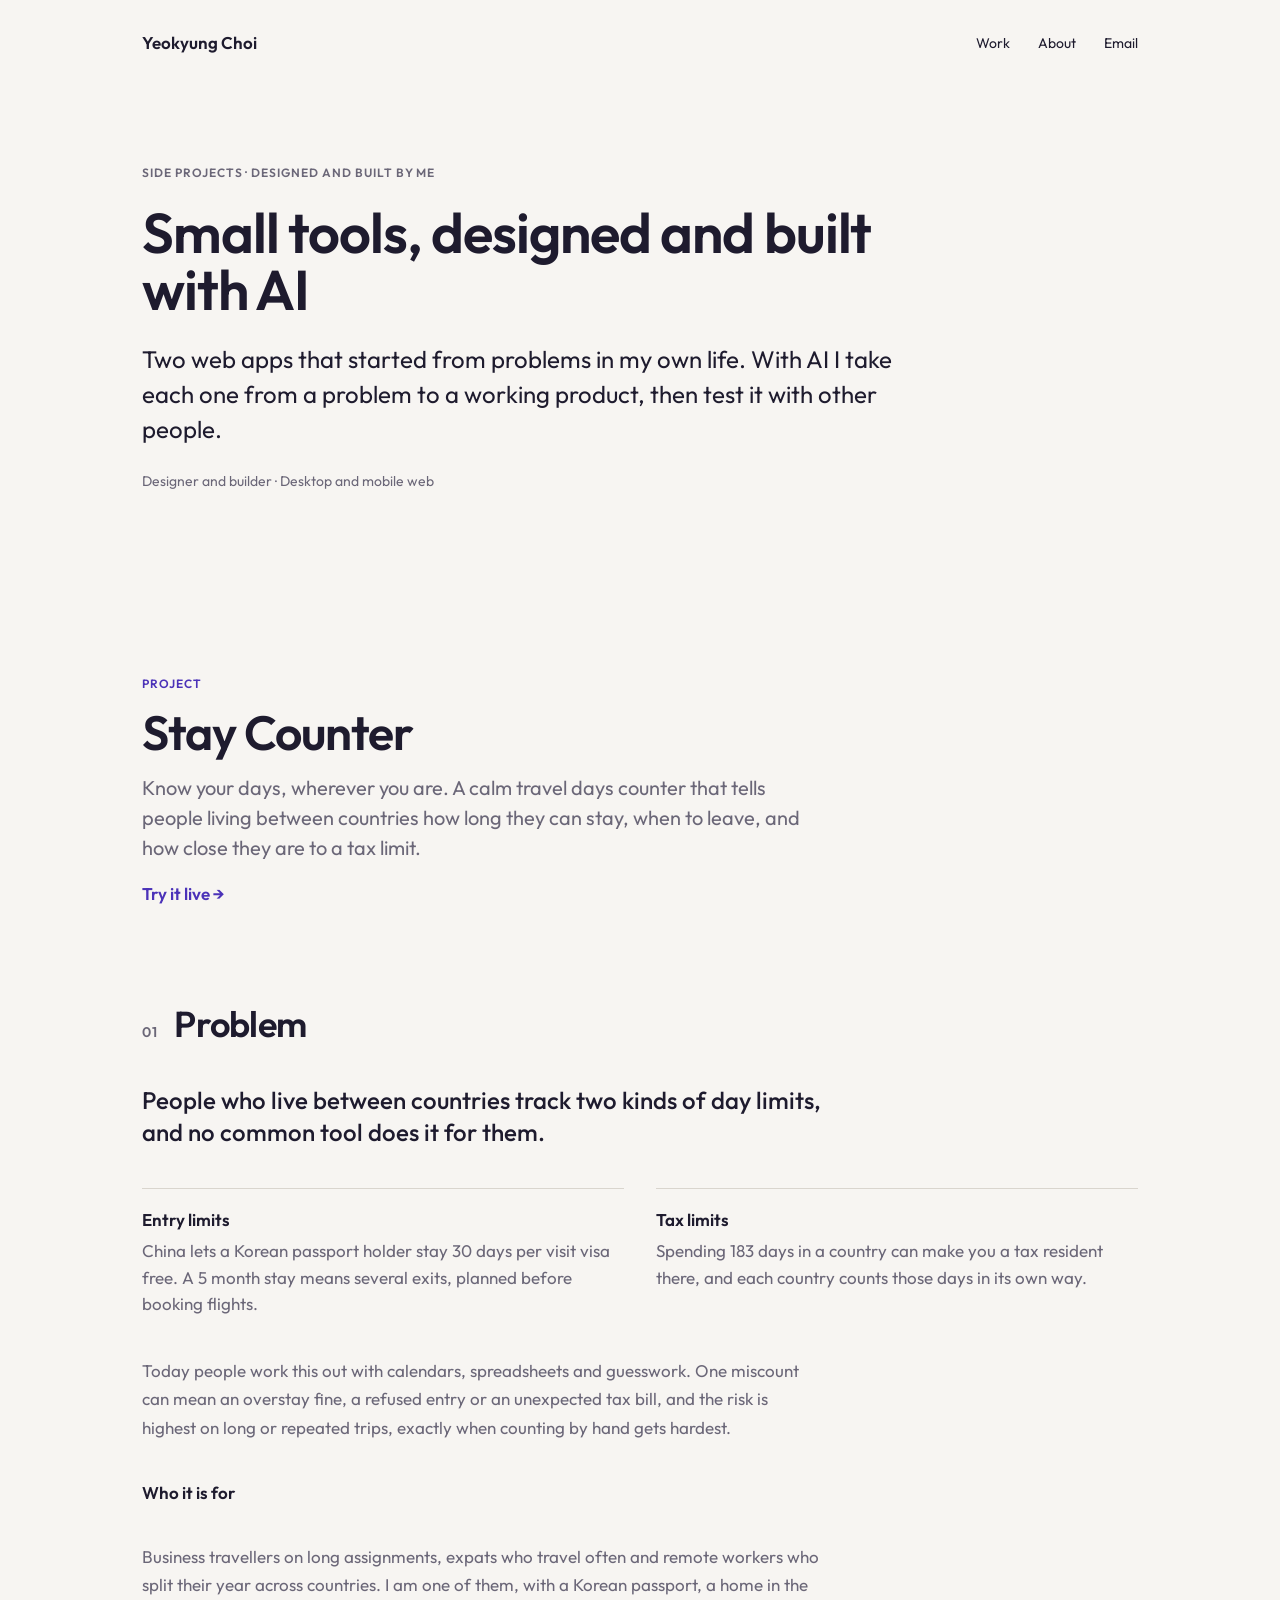
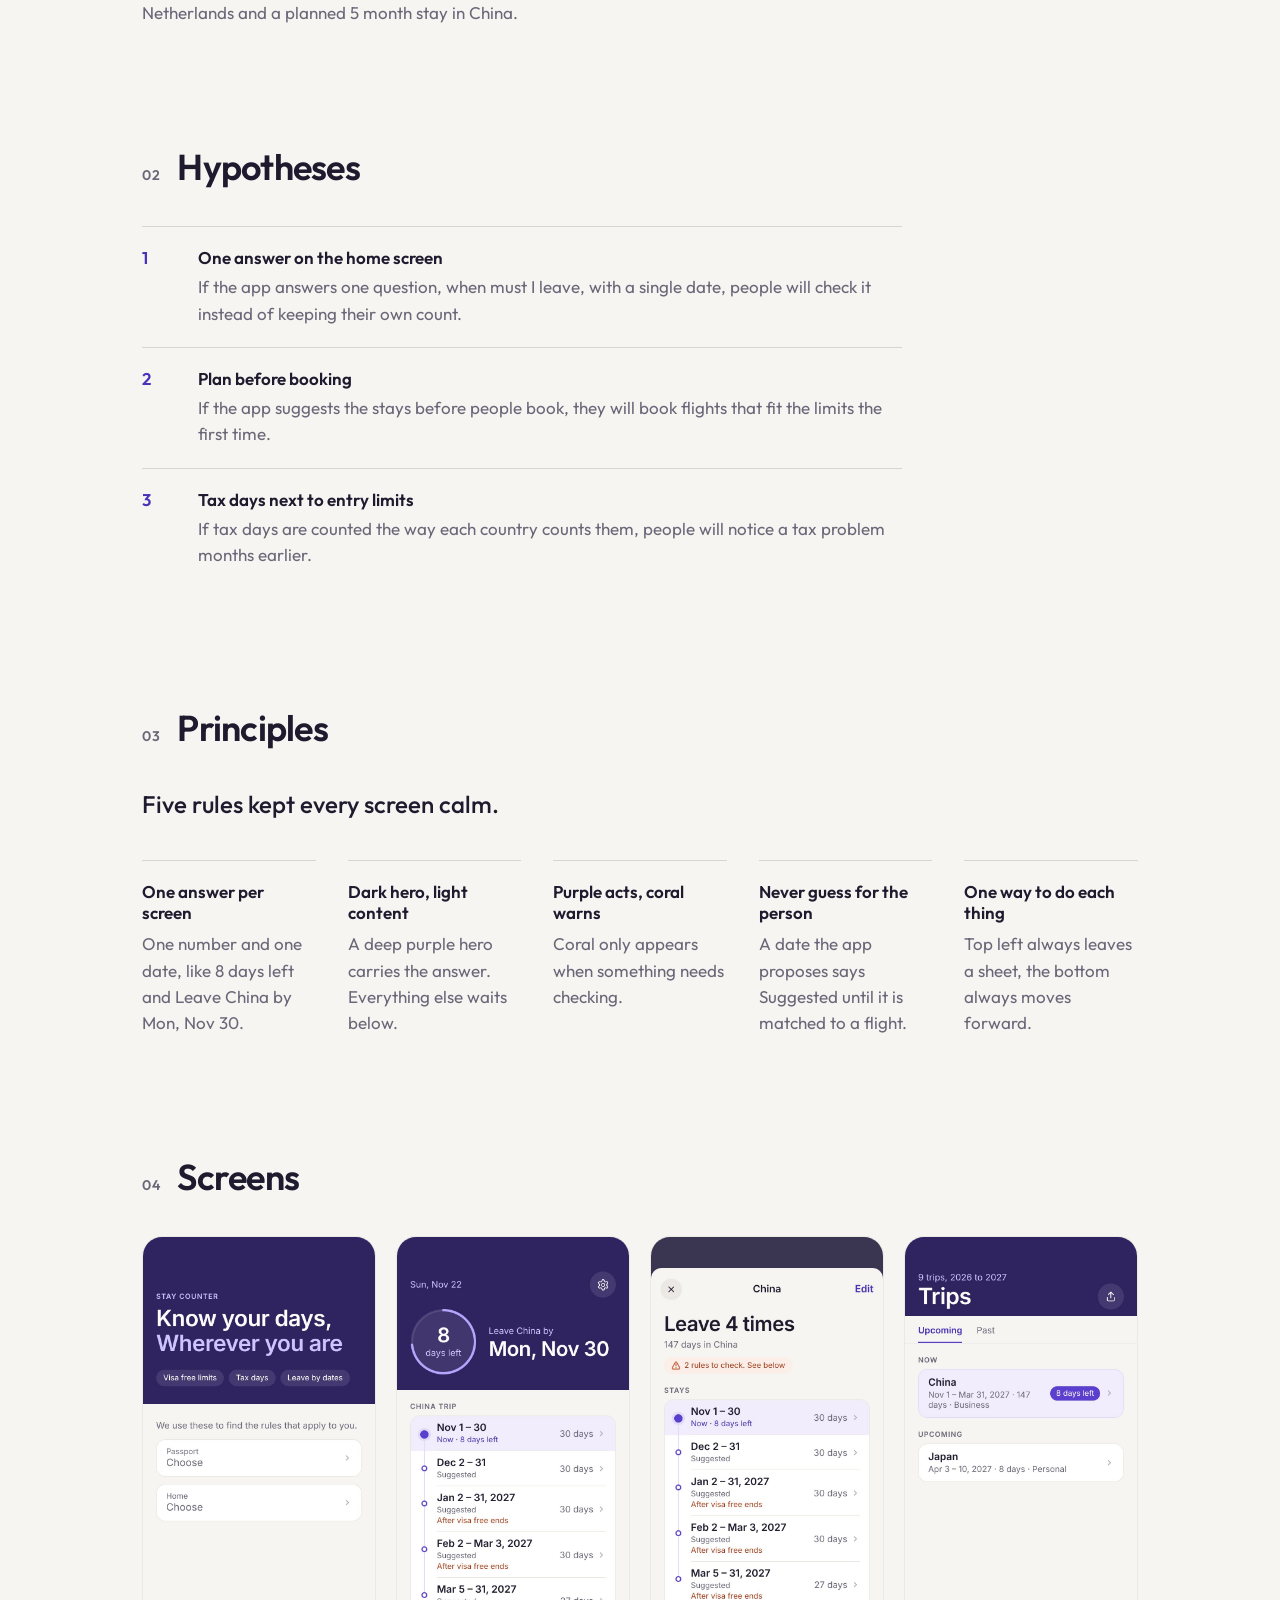
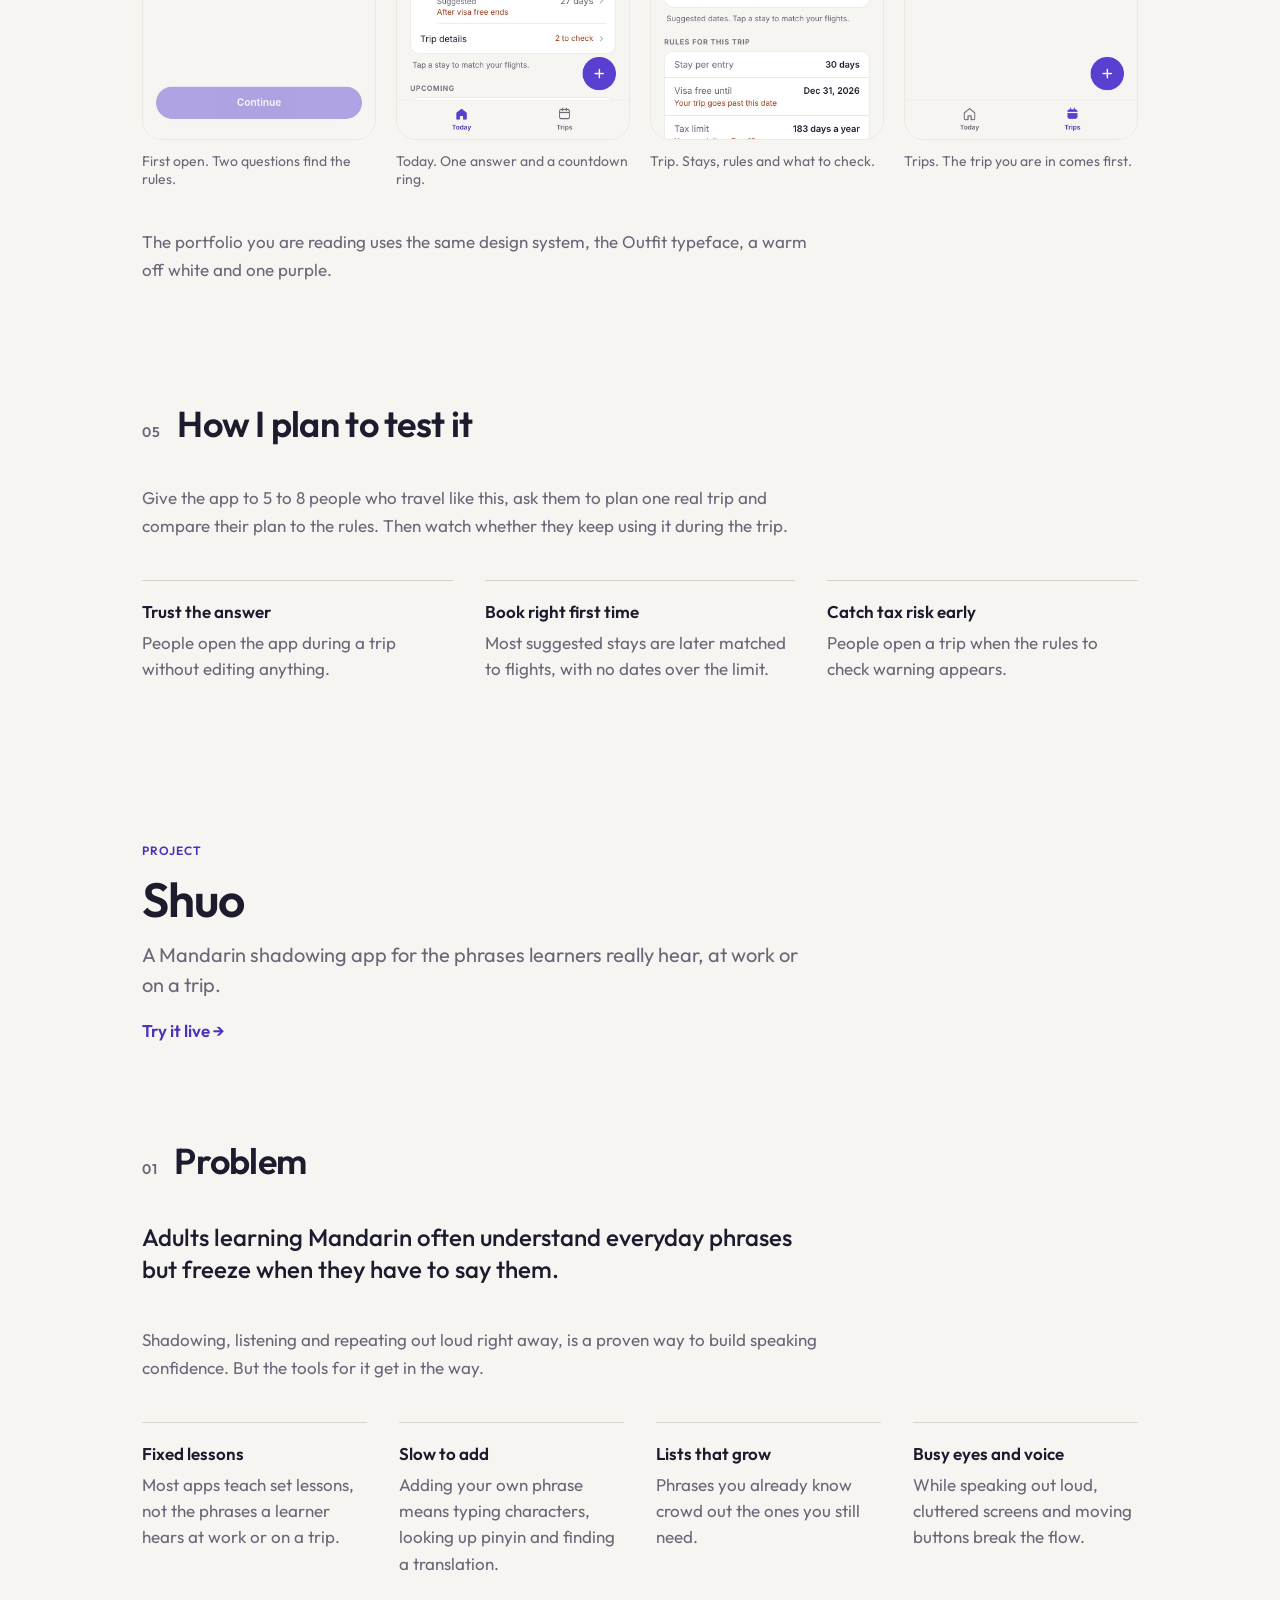
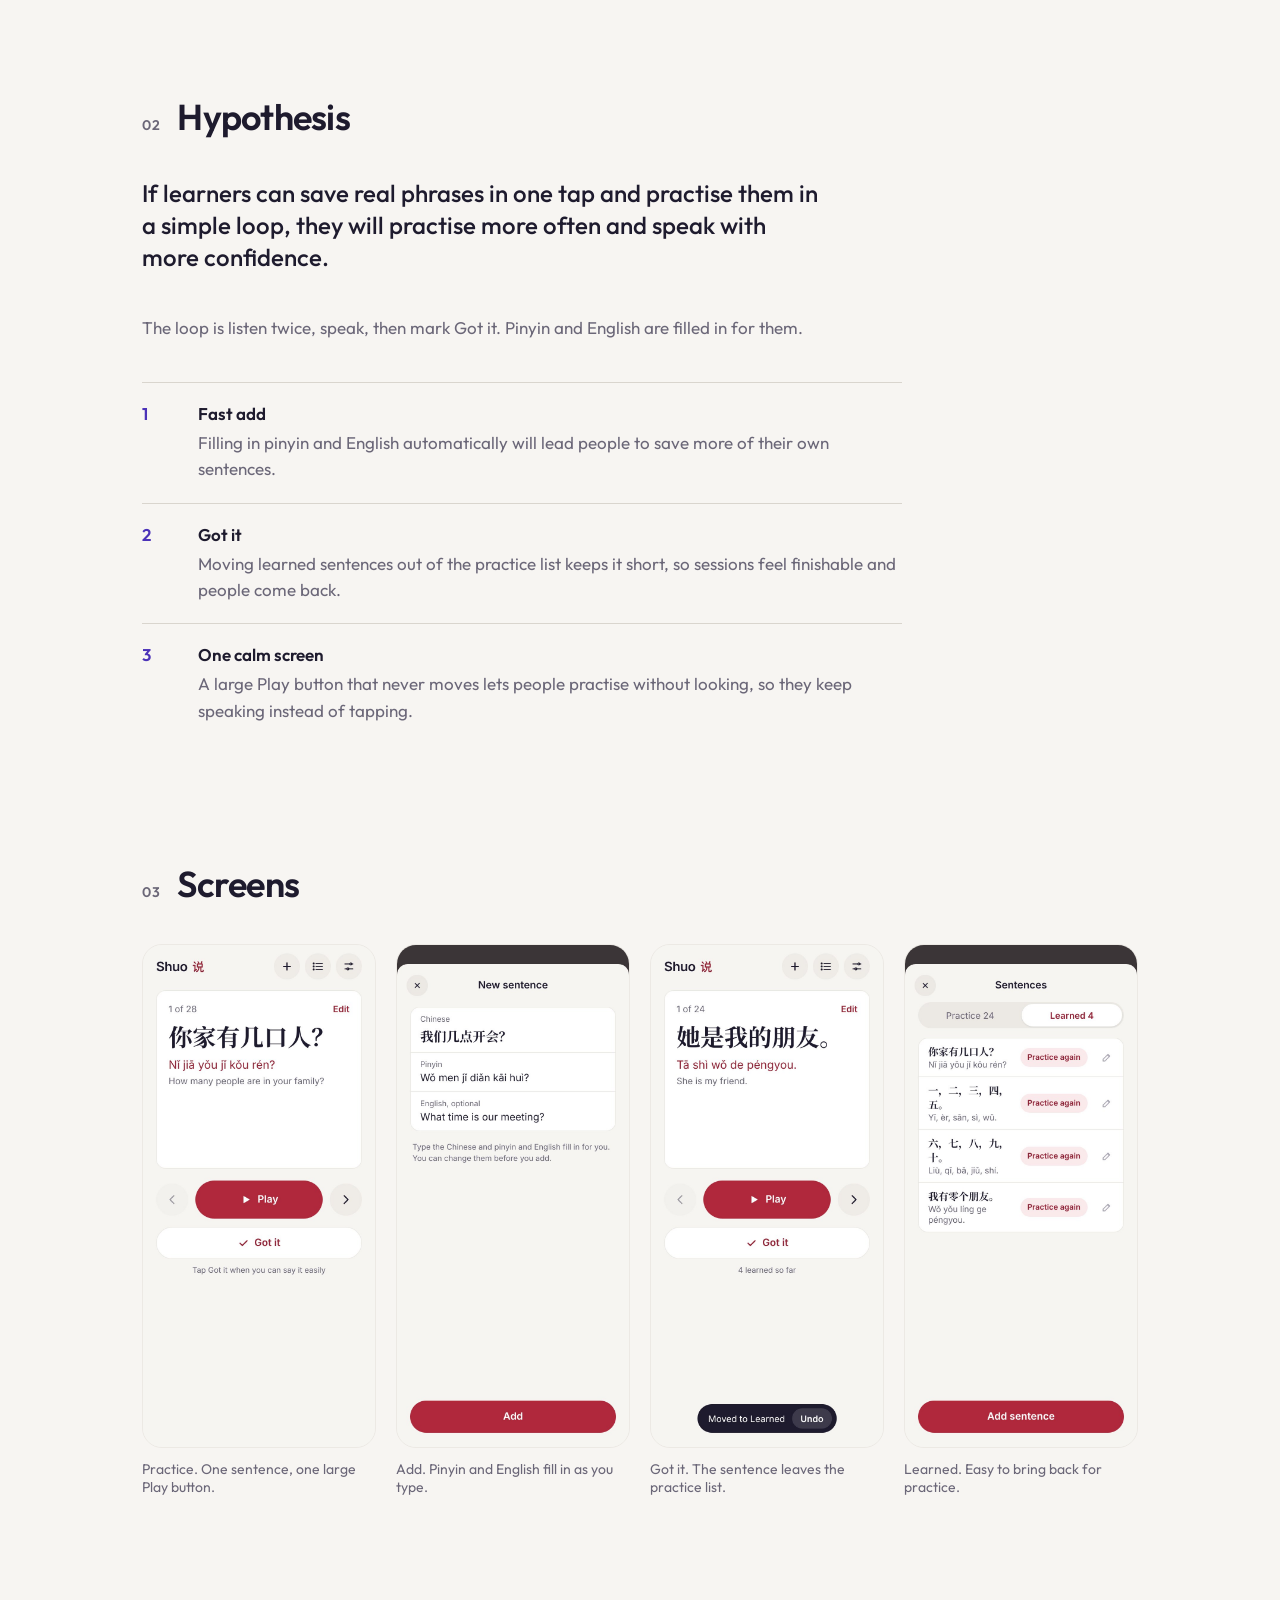
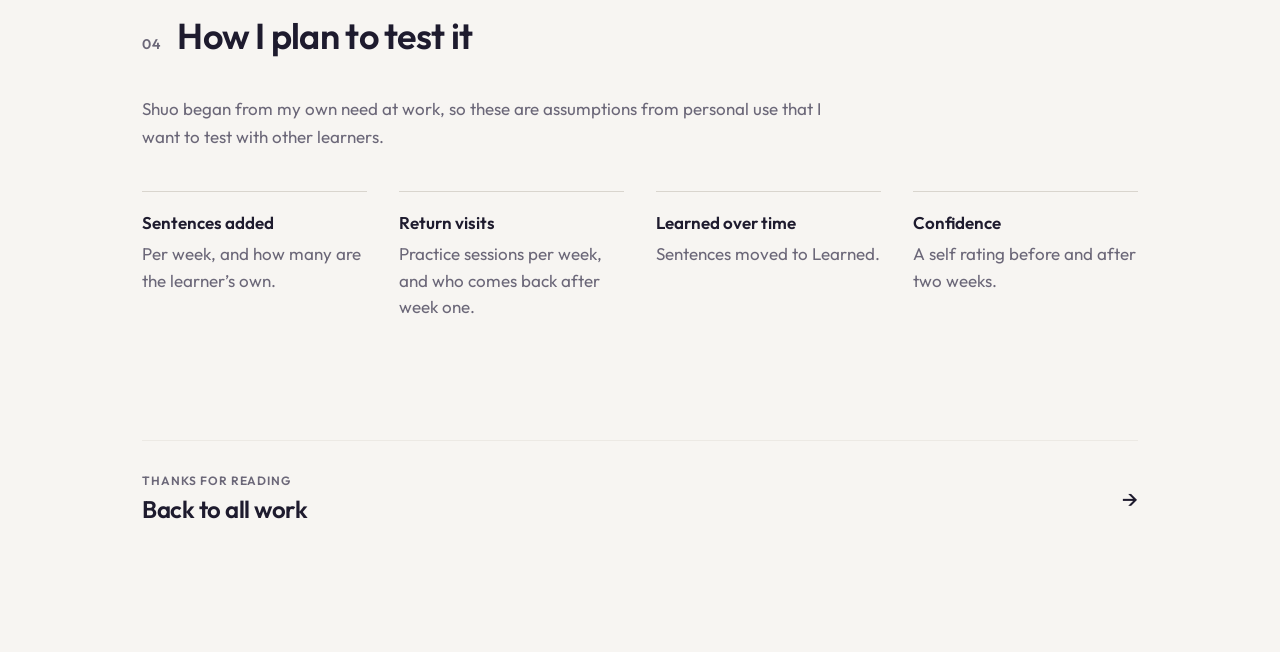
<file: work/built-with-ai.html>
<!doctype html>
<html lang="en">
<head>
<meta charset="utf-8">
<meta name="viewport" content="width=device-width, initial-scale=1">
<title>Small tools, designed and built with AI · Yeokyung Choi</title>
<meta name="description" content="Stay Counter and Shuo, two web apps I designed and built myself with AI, from a real problem to a working product.">
<link rel="icon" href="../favicon.svg" type="image/svg+xml">
<link rel="apple-touch-icon" href="../apple-touch-icon.png">
<link rel="preconnect" href="https://fonts.googleapis.com">
<link rel="preconnect" href="https://fonts.gstatic.com" crossorigin>
<link href="https://fonts.googleapis.com/css2?family=Outfit:wght@400;500;600&display=swap" rel="stylesheet">
<link rel="stylesheet" href="../styles.css?v=b3">
</head>
<body>
<div style="width: 100%; min-height: 100vh; background: #F7F5F2; color: #1E1B2E; font-family: Outfit, -apple-system, system-ui, sans-serif; box-sizing: border-box;">
<div style="max-width: 1040px; margin: 0 auto; padding: 0 22px; box-sizing: border-box;">

<header style="display: flex; justify-content: space-between; align-items: center; gap: 16px; padding: 32px 0;">
<a href="../index.html" style="font-size: 17px; font-weight: 600;">Yeokyung Choi</a>
<nav aria-label="Main" style="display: flex; gap: 28px; font-size: 14px;">
<a href="../index.html#work">Work</a>
<a href="../index.html#about">About</a>
<a href="mailto:callmeyeo@gmail.com">Email</a>
</nav>
</header>

<section style="padding: 80px 0 24px; max-width: 760px; display: flex; flex-direction: column; gap: 24px;">
<span style="font-size: 12px; font-weight: 600; letter-spacing: 0.08em; color: #6B6778;">SIDE PROJECTS · DESIGNED AND BUILT BY ME</span>
<h1 style="margin: 0; font-size: 56px; line-height: 1.02; font-weight: 600; letter-spacing: -0.02em;">Small tools, designed and built with AI</h1>
<p style="margin: 0; font-size: 24px; line-height: 1.45;">Two web apps that started from problems in my own life. With AI I take each one from a problem to a working product, then test it with other people.</p>
<p style="margin: 0; font-size: 14px; line-height: 1.5; color: #6B6778;">Designer and builder · Desktop and mobile web</p>
</section><section style="padding: 160px 0 0; display: flex; flex-direction: column; gap: 16px;"><span style="font-size: 12px; font-weight: 600; letter-spacing: 0.08em; color: var(--accent);">PROJECT</span><h2 style="margin: 0; font-size: 48px; line-height: 1.05; font-weight: 600; letter-spacing: -0.02em;">Stay Counter</h2><p style="margin: 0; max-width: 680px; font-size: 20px; line-height: 1.5; color: #6B6778;">Know your days, wherever you are. A calm travel days counter that tells people living between countries how long they can stay, when to leave, and how close they are to a tax limit.</p><a href="https://yeochoi.github.io/stay-counter/" style="align-self: flex-start; font-size: 17px; font-weight: 600; color: var(--accent); padding: 4px 0;">Try it live →</a></section><section style="padding: 96px 0 0; display: flex; flex-direction: column; gap: 40px;"><div style="display: flex; align-items: baseline; gap: 16px;"><span style="font-size: 14px; font-weight: 600; letter-spacing: 0.08em; color: #6B6778;">01</span><h2 style="margin: 0; font-size: 36px; line-height: 1.1; font-weight: 600; letter-spacing: -0.02em;">Problem</h2></div><p style="margin: 0; max-width: 680px; font-size: 24px; line-height: 1.35; font-weight: 500;">People who live between countries track two kinds of day limits, and no common tool does it for them.</p><div style="display: grid; grid-template-columns: repeat(auto-fit, minmax(min(100%, 300px), 1fr)); gap: 32px;"><div style="display: flex; flex-direction: column; gap: 8px; padding-top: 20px; border-top: 1px solid #D9D5CE;"><span style="font-size: 17px; font-weight: 600;">Entry limits</span><span style="font-size: 17px; line-height: 1.55; color: #6B6778;">China lets a Korean passport holder stay 30 days per visit visa free. A 5 month stay means several exits, planned before booking flights.</span></div><div style="display: flex; flex-direction: column; gap: 8px; padding-top: 20px; border-top: 1px solid #D9D5CE;"><span style="font-size: 17px; font-weight: 600;">Tax limits</span><span style="font-size: 17px; line-height: 1.55; color: #6B6778;">Spending 183 days in a country can make you a tax resident there, and each country counts those days in its own way.</span></div></div><p style="margin: 0; max-width: 680px; font-size: 17px; line-height: 1.65; color: #6B6778;">Today people work this out with calendars, spreadsheets and guesswork. One miscount can mean an overstay fine, a refused entry or an unexpected tax bill, and the risk is highest on long or repeated trips, exactly when counting by hand gets hardest.</p><p style="margin: 0; font-size: 17px; font-weight: 600;">Who it is for</p><p style="margin: 0; max-width: 680px; font-size: 17px; line-height: 1.65; color: #6B6778;">Business travellers on long assignments, expats who travel often and remote workers who split their year across countries. I am one of them, with a Korean passport, a home in the Netherlands and a planned 5 month stay in China.</p></section><section style="padding: 120px 0 0; display: flex; flex-direction: column; gap: 40px;"><div style="display: flex; align-items: baseline; gap: 16px;"><span style="font-size: 14px; font-weight: 600; letter-spacing: 0.08em; color: #6B6778;">02</span><h2 style="margin: 0; font-size: 36px; line-height: 1.1; font-weight: 600; letter-spacing: -0.02em;">Hypotheses</h2></div><div style="display: flex; flex-direction: column; max-width: 760px;"><div style="display: grid; grid-template-columns: 40px minmax(0,1fr); gap: 16px; padding: 20px 0; border-top: 1px solid #D9D5CE;"><span style="font-size: 17px; font-weight: 600; color: var(--accent);">1</span><div style="display: flex; flex-direction: column; gap: 6px;"><span style="font-size: 17px; font-weight: 600;">One answer on the home screen</span><span style="font-size: 17px; line-height: 1.55; color: #6B6778;">If the app answers one question, when must I leave, with a single date, people will check it instead of keeping their own count.</span></div></div><div style="display: grid; grid-template-columns: 40px minmax(0,1fr); gap: 16px; padding: 20px 0; border-top: 1px solid #D9D5CE;"><span style="font-size: 17px; font-weight: 600; color: var(--accent);">2</span><div style="display: flex; flex-direction: column; gap: 6px;"><span style="font-size: 17px; font-weight: 600;">Plan before booking</span><span style="font-size: 17px; line-height: 1.55; color: #6B6778;">If the app suggests the stays before people book, they will book flights that fit the limits the first time.</span></div></div><div style="display: grid; grid-template-columns: 40px minmax(0,1fr); gap: 16px; padding: 20px 0; border-top: 1px solid #D9D5CE;"><span style="font-size: 17px; font-weight: 600; color: var(--accent);">3</span><div style="display: flex; flex-direction: column; gap: 6px;"><span style="font-size: 17px; font-weight: 600;">Tax days next to entry limits</span><span style="font-size: 17px; line-height: 1.55; color: #6B6778;">If tax days are counted the way each country counts them, people will notice a tax problem months earlier.</span></div></div></div></section><section style="padding: 120px 0 0; display: flex; flex-direction: column; gap: 40px;"><div style="display: flex; align-items: baseline; gap: 16px;"><span style="font-size: 14px; font-weight: 600; letter-spacing: 0.08em; color: #6B6778;">03</span><h2 style="margin: 0; font-size: 36px; line-height: 1.1; font-weight: 600; letter-spacing: -0.02em;">Principles</h2></div><p style="margin: 0; max-width: 680px; font-size: 24px; line-height: 1.35; font-weight: 500;">Five rules kept every screen calm.</p><div style="display: grid; grid-template-columns: repeat(auto-fit, minmax(min(100%, 170px), 1fr)); gap: 32px;"><div style="display: flex; flex-direction: column; gap: 8px; padding-top: 20px; border-top: 1px solid #D9D5CE;"><span style="font-size: 17px; font-weight: 600;">One answer per screen</span><span style="font-size: 17px; line-height: 1.55; color: #6B6778;">One number and one date, like 8 days left and Leave China by Mon, Nov 30.</span></div><div style="display: flex; flex-direction: column; gap: 8px; padding-top: 20px; border-top: 1px solid #D9D5CE;"><span style="font-size: 17px; font-weight: 600;">Dark hero, light content</span><span style="font-size: 17px; line-height: 1.55; color: #6B6778;">A deep purple hero carries the answer. Everything else waits below.</span></div><div style="display: flex; flex-direction: column; gap: 8px; padding-top: 20px; border-top: 1px solid #D9D5CE;"><span style="font-size: 17px; font-weight: 600;">Purple acts, coral warns</span><span style="font-size: 17px; line-height: 1.55; color: #6B6778;">Coral only appears when something needs checking.</span></div><div style="display: flex; flex-direction: column; gap: 8px; padding-top: 20px; border-top: 1px solid #D9D5CE;"><span style="font-size: 17px; font-weight: 600;">Never guess for the person</span><span style="font-size: 17px; line-height: 1.55; color: #6B6778;">A date the app proposes says Suggested until it is matched to a flight.</span></div><div style="display: flex; flex-direction: column; gap: 8px; padding-top: 20px; border-top: 1px solid #D9D5CE;"><span style="font-size: 17px; font-weight: 600;">One way to do each thing</span><span style="font-size: 17px; line-height: 1.55; color: #6B6778;">Top left always leaves a sheet, the bottom always moves forward.</span></div></div></section><section style="padding: 120px 0 0; display: flex; flex-direction: column; gap: 40px;"><div style="display: flex; align-items: baseline; gap: 16px;"><span style="font-size: 14px; font-weight: 600; letter-spacing: 0.08em; color: #6B6778;">04</span><h2 style="margin: 0; font-size: 36px; line-height: 1.1; font-weight: 600; letter-spacing: -0.02em;">Screens</h2></div><div class="shots" style="display: grid; grid-template-columns: repeat(4, minmax(0, 1fr)); gap: 20px;"><figure style="margin: 0; display: flex; flex-direction: column; gap: 12px;"><img src="../images/stay-counter/first-open.jpg" alt="Stay Counter first open screen asking for passport and home" style="display: block; width: 100%; height: auto; border-radius: 20px; border: 1px solid #ECE9E4;"><figcaption style="font-size: 14px; color: #6B6778;">First open. Two questions find the rules.</figcaption></figure><figure style="margin: 0; display: flex; flex-direction: column; gap: 12px;"><img src="../images/stay-counter/today.jpg" alt="Stay Counter Today screen with 8 days left and the stays of a China trip" style="display: block; width: 100%; height: auto; border-radius: 20px; border: 1px solid #ECE9E4;"><figcaption style="font-size: 14px; color: #6B6778;">Today. One answer and a countdown ring.</figcaption></figure><figure style="margin: 0; display: flex; flex-direction: column; gap: 12px;"><img src="../images/stay-counter/trip.jpg" alt="Stay Counter trip overview with five stays and two rules to check" style="display: block; width: 100%; height: auto; border-radius: 20px; border: 1px solid #ECE9E4;"><figcaption style="font-size: 14px; color: #6B6778;">Trip. Stays, rules and what to check.</figcaption></figure><figure style="margin: 0; display: flex; flex-direction: column; gap: 12px;"><img src="../images/stay-counter/trips.jpg" alt="Stay Counter Trips screen with the current and upcoming trips" style="display: block; width: 100%; height: auto; border-radius: 20px; border: 1px solid #ECE9E4;"><figcaption style="font-size: 14px; color: #6B6778;">Trips. The trip you are in comes first.</figcaption></figure></div><p style="margin: 0; max-width: 680px; font-size: 17px; line-height: 1.65; color: #6B6778;">The portfolio you are reading uses the same design system, the Outfit typeface, a warm off white and one purple.</p></section><section style="padding: 120px 0 0; display: flex; flex-direction: column; gap: 40px;"><div style="display: flex; align-items: baseline; gap: 16px;"><span style="font-size: 14px; font-weight: 600; letter-spacing: 0.08em; color: #6B6778;">05</span><h2 style="margin: 0; font-size: 36px; line-height: 1.1; font-weight: 600; letter-spacing: -0.02em;">How I plan to test it</h2></div><p style="margin: 0; max-width: 680px; font-size: 17px; line-height: 1.65; color: #6B6778;">Give the app to 5 to 8 people who travel like this, ask them to plan one real trip and compare their plan to the rules. Then watch whether they keep using it during the trip.</p><div style="display: grid; grid-template-columns: repeat(auto-fit, minmax(min(100%, 240px), 1fr)); gap: 32px;"><div style="display: flex; flex-direction: column; gap: 8px; padding-top: 20px; border-top: 1px solid #D9D5CE;"><span style="font-size: 17px; font-weight: 600;">Trust the answer</span><span style="font-size: 17px; line-height: 1.55; color: #6B6778;">People open the app during a trip without editing anything.</span></div><div style="display: flex; flex-direction: column; gap: 8px; padding-top: 20px; border-top: 1px solid #D9D5CE;"><span style="font-size: 17px; font-weight: 600;">Book right first time</span><span style="font-size: 17px; line-height: 1.55; color: #6B6778;">Most suggested stays are later matched to flights, with no dates over the limit.</span></div><div style="display: flex; flex-direction: column; gap: 8px; padding-top: 20px; border-top: 1px solid #D9D5CE;"><span style="font-size: 17px; font-weight: 600;">Catch tax risk early</span><span style="font-size: 17px; line-height: 1.55; color: #6B6778;">People open a trip when the rules to check warning appears.</span></div></div></section><section style="padding: 160px 0 0; display: flex; flex-direction: column; gap: 16px;"><span style="font-size: 12px; font-weight: 600; letter-spacing: 0.08em; color: var(--accent);">PROJECT</span><h2 style="margin: 0; font-size: 48px; line-height: 1.05; font-weight: 600; letter-spacing: -0.02em;">Shuo</h2><p style="margin: 0; max-width: 680px; font-size: 20px; line-height: 1.5; color: #6B6778;">A Mandarin shadowing app for the phrases learners really hear, at work or on a trip.</p><a href="https://yeochoi.github.io/shuo/" style="align-self: flex-start; font-size: 17px; font-weight: 600; color: var(--accent); padding: 4px 0;">Try it live →</a></section><section style="padding: 96px 0 0; display: flex; flex-direction: column; gap: 40px;"><div style="display: flex; align-items: baseline; gap: 16px;"><span style="font-size: 14px; font-weight: 600; letter-spacing: 0.08em; color: #6B6778;">01</span><h2 style="margin: 0; font-size: 36px; line-height: 1.1; font-weight: 600; letter-spacing: -0.02em;">Problem</h2></div><p style="margin: 0; max-width: 680px; font-size: 24px; line-height: 1.35; font-weight: 500;">Adults learning Mandarin often understand everyday phrases but freeze when they have to say them.</p><p style="margin: 0; max-width: 680px; font-size: 17px; line-height: 1.65; color: #6B6778;">Shadowing, listening and repeating out loud right away, is a proven way to build speaking confidence. But the tools for it get in the way.</p><div style="display: grid; grid-template-columns: repeat(auto-fit, minmax(min(100%, 210px), 1fr)); gap: 32px;"><div style="display: flex; flex-direction: column; gap: 8px; padding-top: 20px; border-top: 1px solid #D9D5CE;"><span style="font-size: 17px; font-weight: 600;">Fixed lessons</span><span style="font-size: 17px; line-height: 1.55; color: #6B6778;">Most apps teach set lessons, not the phrases a learner hears at work or on a trip.</span></div><div style="display: flex; flex-direction: column; gap: 8px; padding-top: 20px; border-top: 1px solid #D9D5CE;"><span style="font-size: 17px; font-weight: 600;">Slow to add</span><span style="font-size: 17px; line-height: 1.55; color: #6B6778;">Adding your own phrase means typing characters, looking up pinyin and finding a translation.</span></div><div style="display: flex; flex-direction: column; gap: 8px; padding-top: 20px; border-top: 1px solid #D9D5CE;"><span style="font-size: 17px; font-weight: 600;">Lists that grow</span><span style="font-size: 17px; line-height: 1.55; color: #6B6778;">Phrases you already know crowd out the ones you still need.</span></div><div style="display: flex; flex-direction: column; gap: 8px; padding-top: 20px; border-top: 1px solid #D9D5CE;"><span style="font-size: 17px; font-weight: 600;">Busy eyes and voice</span><span style="font-size: 17px; line-height: 1.55; color: #6B6778;">While speaking out loud, cluttered screens and moving buttons break the flow.</span></div></div></section><section style="padding: 120px 0 0; display: flex; flex-direction: column; gap: 40px;"><div style="display: flex; align-items: baseline; gap: 16px;"><span style="font-size: 14px; font-weight: 600; letter-spacing: 0.08em; color: #6B6778;">02</span><h2 style="margin: 0; font-size: 36px; line-height: 1.1; font-weight: 600; letter-spacing: -0.02em;">Hypothesis</h2></div><p style="margin: 0; max-width: 680px; font-size: 24px; line-height: 1.35; font-weight: 500;">If learners can save real phrases in one tap and practise them in a simple loop, they will practise more often and speak with more confidence.</p><p style="margin: 0; max-width: 680px; font-size: 17px; line-height: 1.65; color: #6B6778;">The loop is listen twice, speak, then mark Got it. Pinyin and English are filled in for them.</p><div style="display: flex; flex-direction: column; max-width: 760px;"><div style="display: grid; grid-template-columns: 40px minmax(0,1fr); gap: 16px; padding: 20px 0; border-top: 1px solid #D9D5CE;"><span style="font-size: 17px; font-weight: 600; color: var(--accent);">1</span><div style="display: flex; flex-direction: column; gap: 6px;"><span style="font-size: 17px; font-weight: 600;">Fast add</span><span style="font-size: 17px; line-height: 1.55; color: #6B6778;">Filling in pinyin and English automatically will lead people to save more of their own sentences.</span></div></div><div style="display: grid; grid-template-columns: 40px minmax(0,1fr); gap: 16px; padding: 20px 0; border-top: 1px solid #D9D5CE;"><span style="font-size: 17px; font-weight: 600; color: var(--accent);">2</span><div style="display: flex; flex-direction: column; gap: 6px;"><span style="font-size: 17px; font-weight: 600;">Got it</span><span style="font-size: 17px; line-height: 1.55; color: #6B6778;">Moving learned sentences out of the practice list keeps it short, so sessions feel finishable and people come back.</span></div></div><div style="display: grid; grid-template-columns: 40px minmax(0,1fr); gap: 16px; padding: 20px 0; border-top: 1px solid #D9D5CE;"><span style="font-size: 17px; font-weight: 600; color: var(--accent);">3</span><div style="display: flex; flex-direction: column; gap: 6px;"><span style="font-size: 17px; font-weight: 600;">One calm screen</span><span style="font-size: 17px; line-height: 1.55; color: #6B6778;">A large Play button that never moves lets people practise without looking, so they keep speaking instead of tapping.</span></div></div></div></section><section style="padding: 120px 0 0; display: flex; flex-direction: column; gap: 40px;"><div style="display: flex; align-items: baseline; gap: 16px;"><span style="font-size: 14px; font-weight: 600; letter-spacing: 0.08em; color: #6B6778;">03</span><h2 style="margin: 0; font-size: 36px; line-height: 1.1; font-weight: 600; letter-spacing: -0.02em;">Screens</h2></div><div class="shots" style="display: grid; grid-template-columns: repeat(4, minmax(0, 1fr)); gap: 20px;"><figure style="margin: 0; display: flex; flex-direction: column; gap: 12px;"><img src="../images/shuo/practice.jpg" alt="Shuo practice screen with a sentence, pinyin, English, Play and Got it" style="display: block; width: 100%; height: auto; border-radius: 20px; border: 1px solid #ECE9E4;"><figcaption style="font-size: 14px; color: #6B6778;">Practice. One sentence, one large Play button.</figcaption></figure><figure style="margin: 0; display: flex; flex-direction: column; gap: 12px;"><img src="../images/shuo/add.jpg" alt="Shuo new sentence screen with Chinese, pinyin and English filled in" style="display: block; width: 100%; height: auto; border-radius: 20px; border: 1px solid #ECE9E4;"><figcaption style="font-size: 14px; color: #6B6778;">Add. Pinyin and English fill in as you type.</figcaption></figure><figure style="margin: 0; display: flex; flex-direction: column; gap: 12px;"><img src="../images/shuo/got-it.jpg" alt="Shuo practice screen after Got it, with a Moved to Learned message and Undo" style="display: block; width: 100%; height: auto; border-radius: 20px; border: 1px solid #ECE9E4;"><figcaption style="font-size: 14px; color: #6B6778;">Got it. The sentence leaves the practice list.</figcaption></figure><figure style="margin: 0; display: flex; flex-direction: column; gap: 12px;"><img src="../images/shuo/learned.jpg" alt="Shuo Learned list with Practice again buttons" style="display: block; width: 100%; height: auto; border-radius: 20px; border: 1px solid #ECE9E4;"><figcaption style="font-size: 14px; color: #6B6778;">Learned. Easy to bring back for practice.</figcaption></figure></div></section><section style="padding: 120px 0 0; display: flex; flex-direction: column; gap: 40px;"><div style="display: flex; align-items: baseline; gap: 16px;"><span style="font-size: 14px; font-weight: 600; letter-spacing: 0.08em; color: #6B6778;">04</span><h2 style="margin: 0; font-size: 36px; line-height: 1.1; font-weight: 600; letter-spacing: -0.02em;">How I plan to test it</h2></div><p style="margin: 0; max-width: 680px; font-size: 17px; line-height: 1.65; color: #6B6778;">Shuo began from my own need at work, so these are assumptions from personal use that I want to test with other learners.</p><div style="display: grid; grid-template-columns: repeat(auto-fit, minmax(min(100%, 200px), 1fr)); gap: 32px;"><div style="display: flex; flex-direction: column; gap: 8px; padding-top: 20px; border-top: 1px solid #D9D5CE;"><span style="font-size: 17px; font-weight: 600;">Sentences added</span><span style="font-size: 17px; line-height: 1.55; color: #6B6778;">Per week, and how many are the learner’s own.</span></div><div style="display: flex; flex-direction: column; gap: 8px; padding-top: 20px; border-top: 1px solid #D9D5CE;"><span style="font-size: 17px; font-weight: 600;">Return visits</span><span style="font-size: 17px; line-height: 1.55; color: #6B6778;">Practice sessions per week, and who comes back after week one.</span></div><div style="display: flex; flex-direction: column; gap: 8px; padding-top: 20px; border-top: 1px solid #D9D5CE;"><span style="font-size: 17px; font-weight: 600;">Learned over time</span><span style="font-size: 17px; line-height: 1.55; color: #6B6778;">Sentences moved to Learned.</span></div><div style="display: flex; flex-direction: column; gap: 8px; padding-top: 20px; border-top: 1px solid #D9D5CE;"><span style="font-size: 17px; font-weight: 600;">Confidence</span><span style="font-size: 17px; line-height: 1.55; color: #6B6778;">A self rating before and after two weeks.</span></div></div></section><a href="../index.html" style="display: flex; justify-content: space-between; align-items: center; gap: 16px; margin: 120px 0 96px; padding: 32px 0; border-top: 1px solid #ECE9E4;">
<span style="display: flex; flex-direction: column; gap: 6px;"><span style="font-size: 12px; font-weight: 600; letter-spacing: 0.08em; color: #6B6778;">THANKS FOR READING</span><span style="font-size: 24px; font-weight: 600; letter-spacing: -0.02em;">Back to all work</span></span>
<span style="font-size: 24px;" aria-hidden="true">→</span>
</a>
</div>
</div>
<style>@media (max-width: 760px){ .shots{ grid-template-columns: repeat(2, minmax(0,1fr)) !important; } }</style>
</body>
</html>
</file>
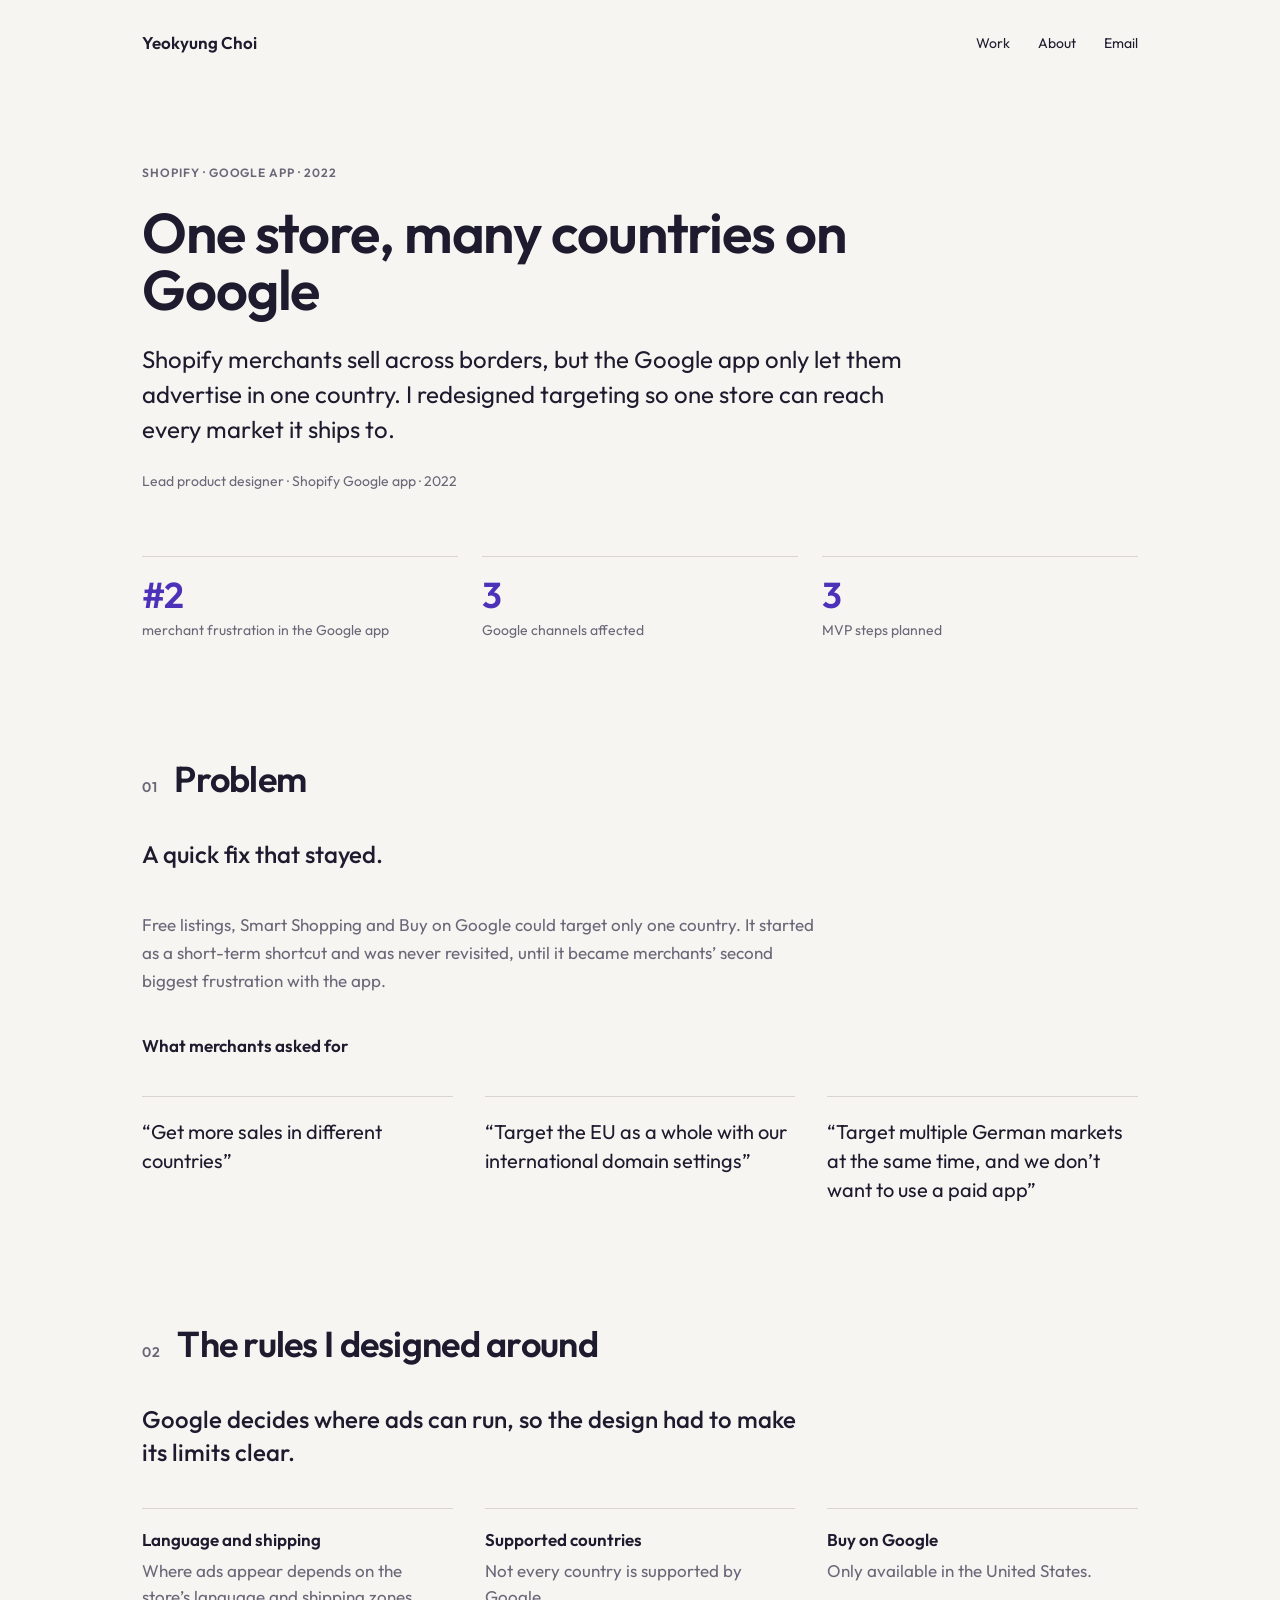
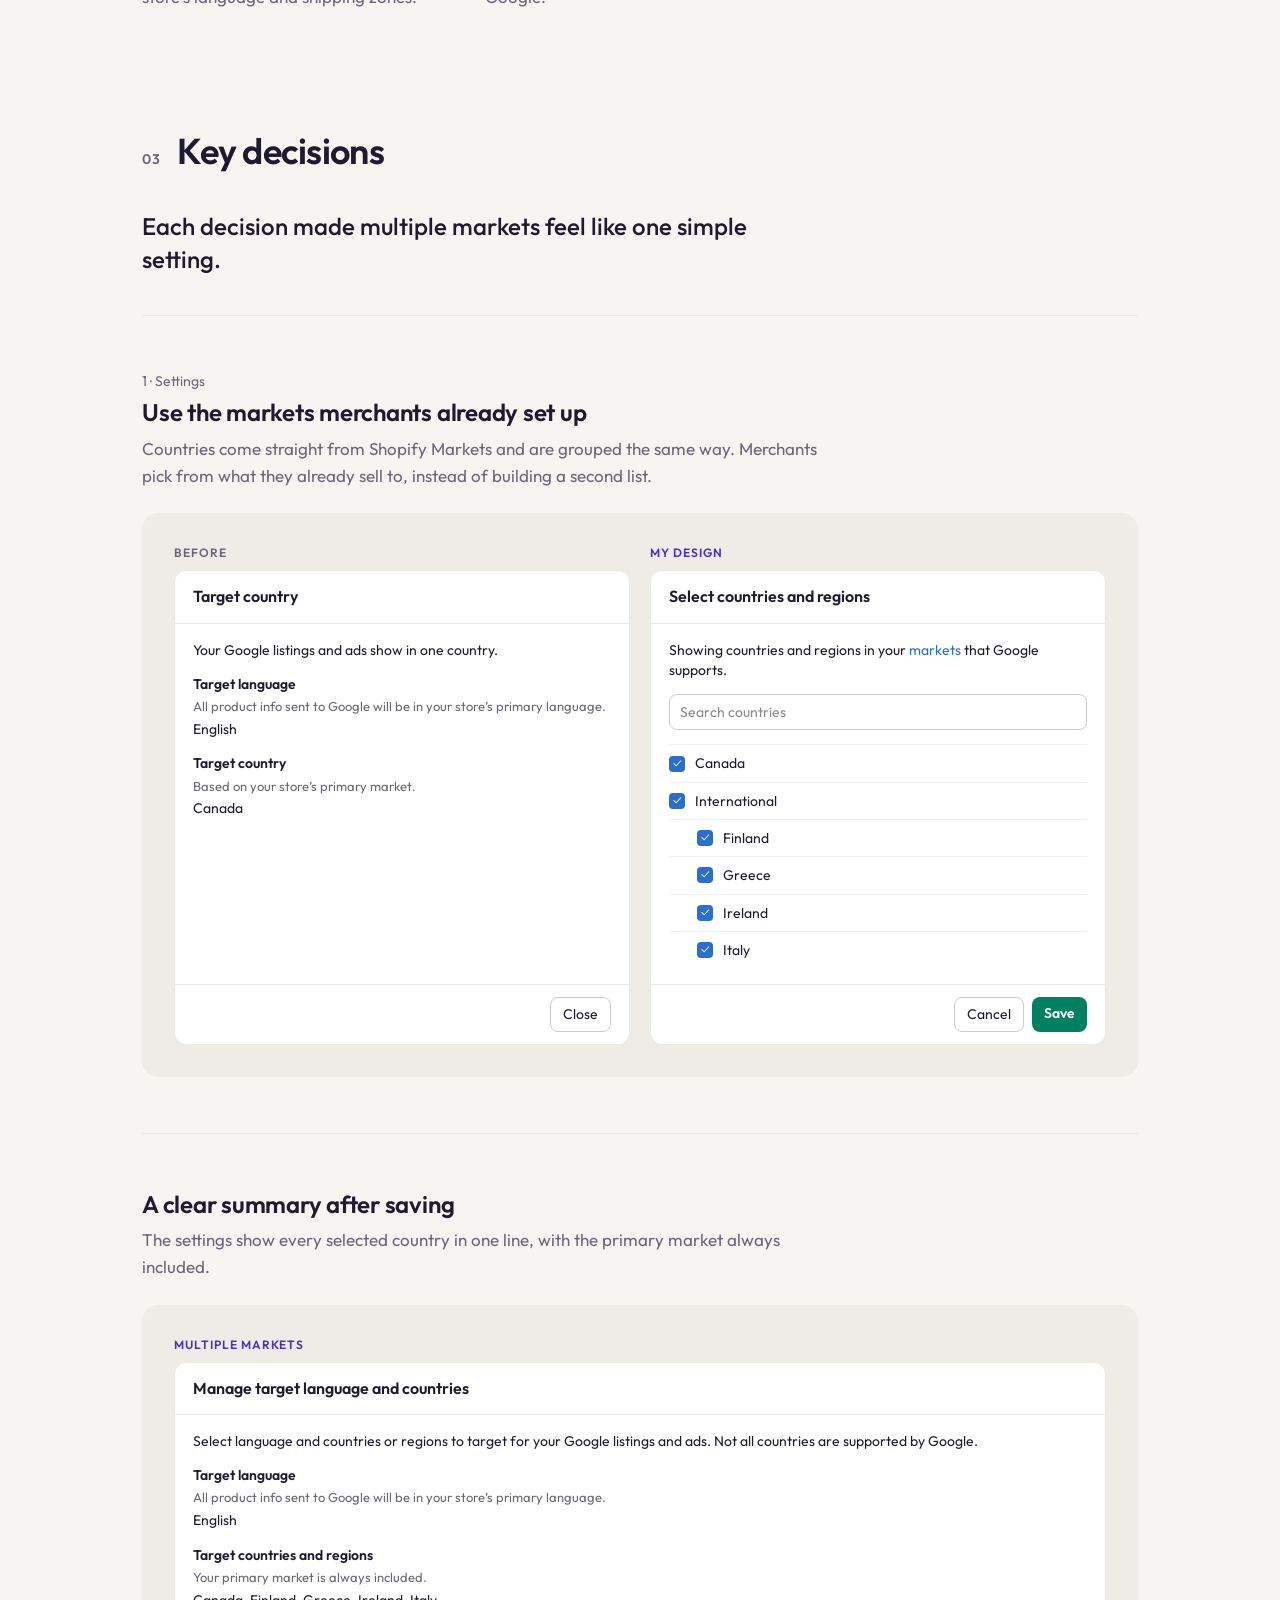
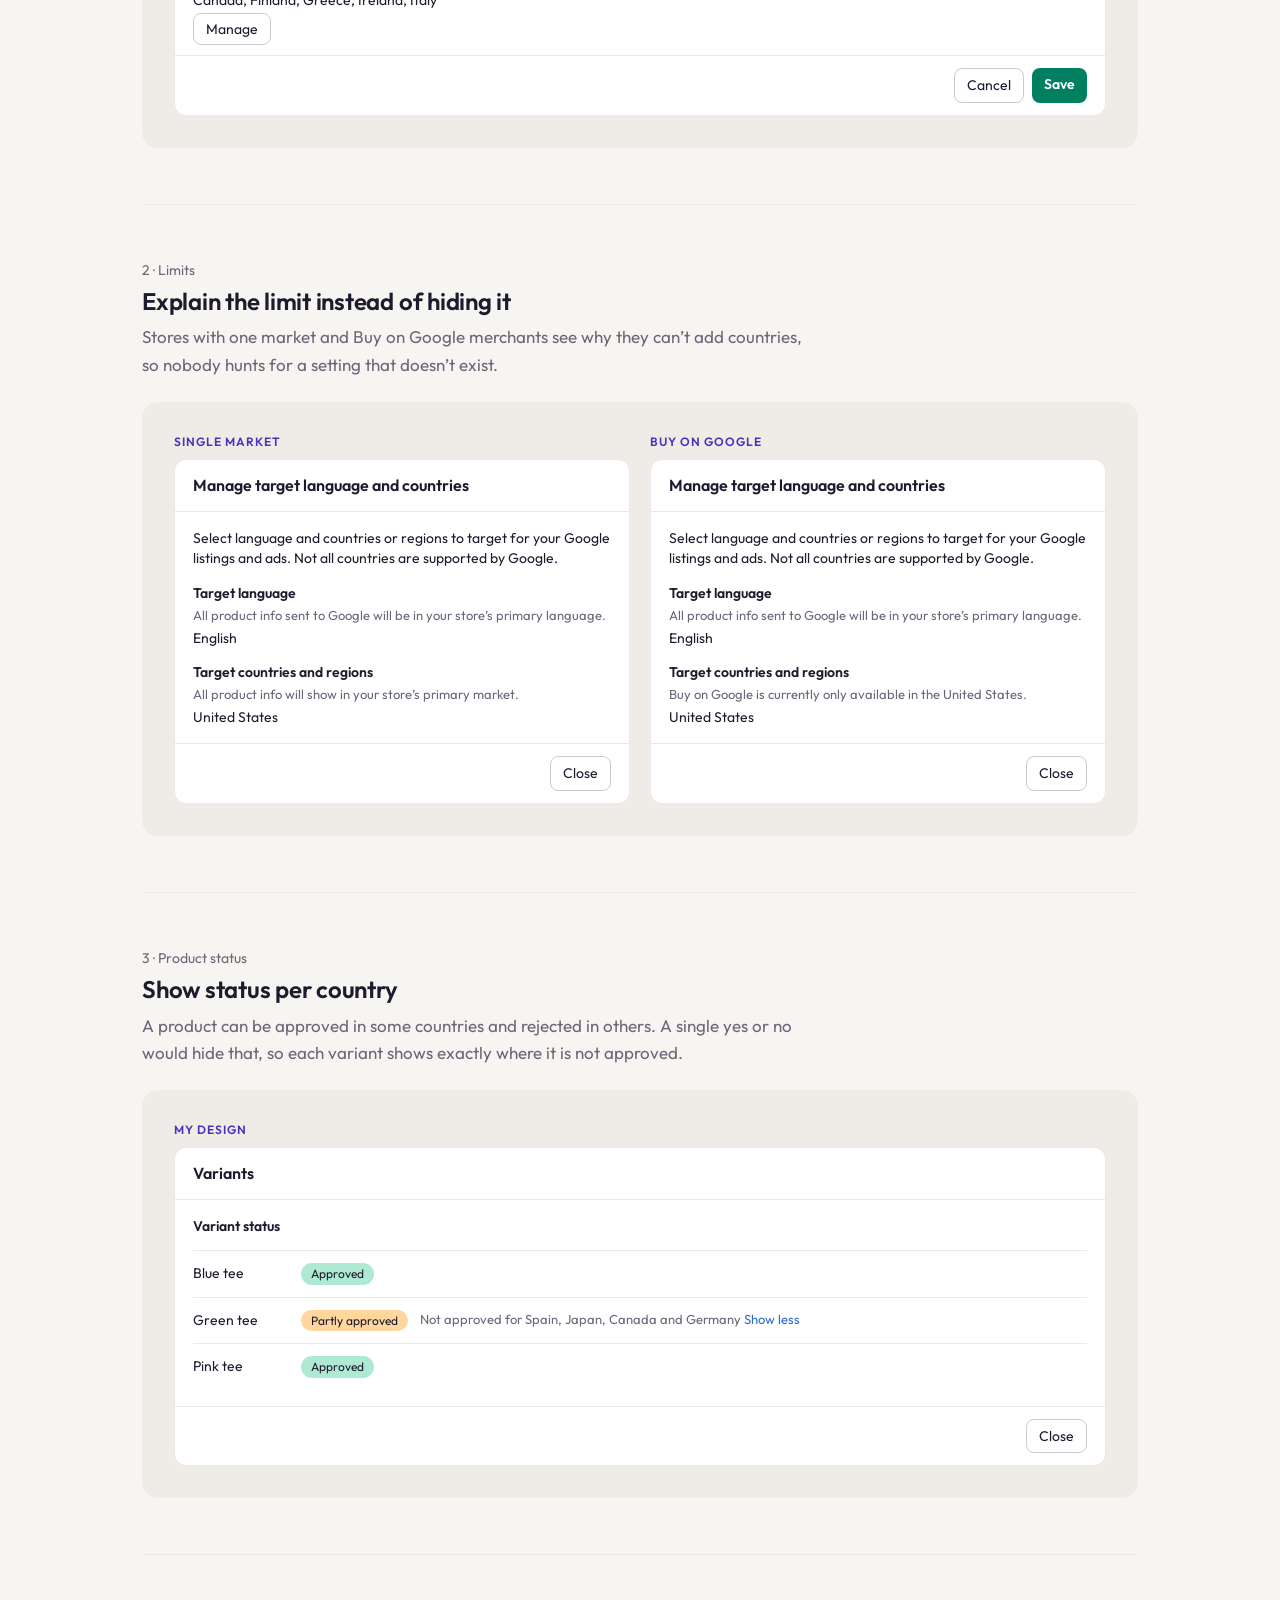
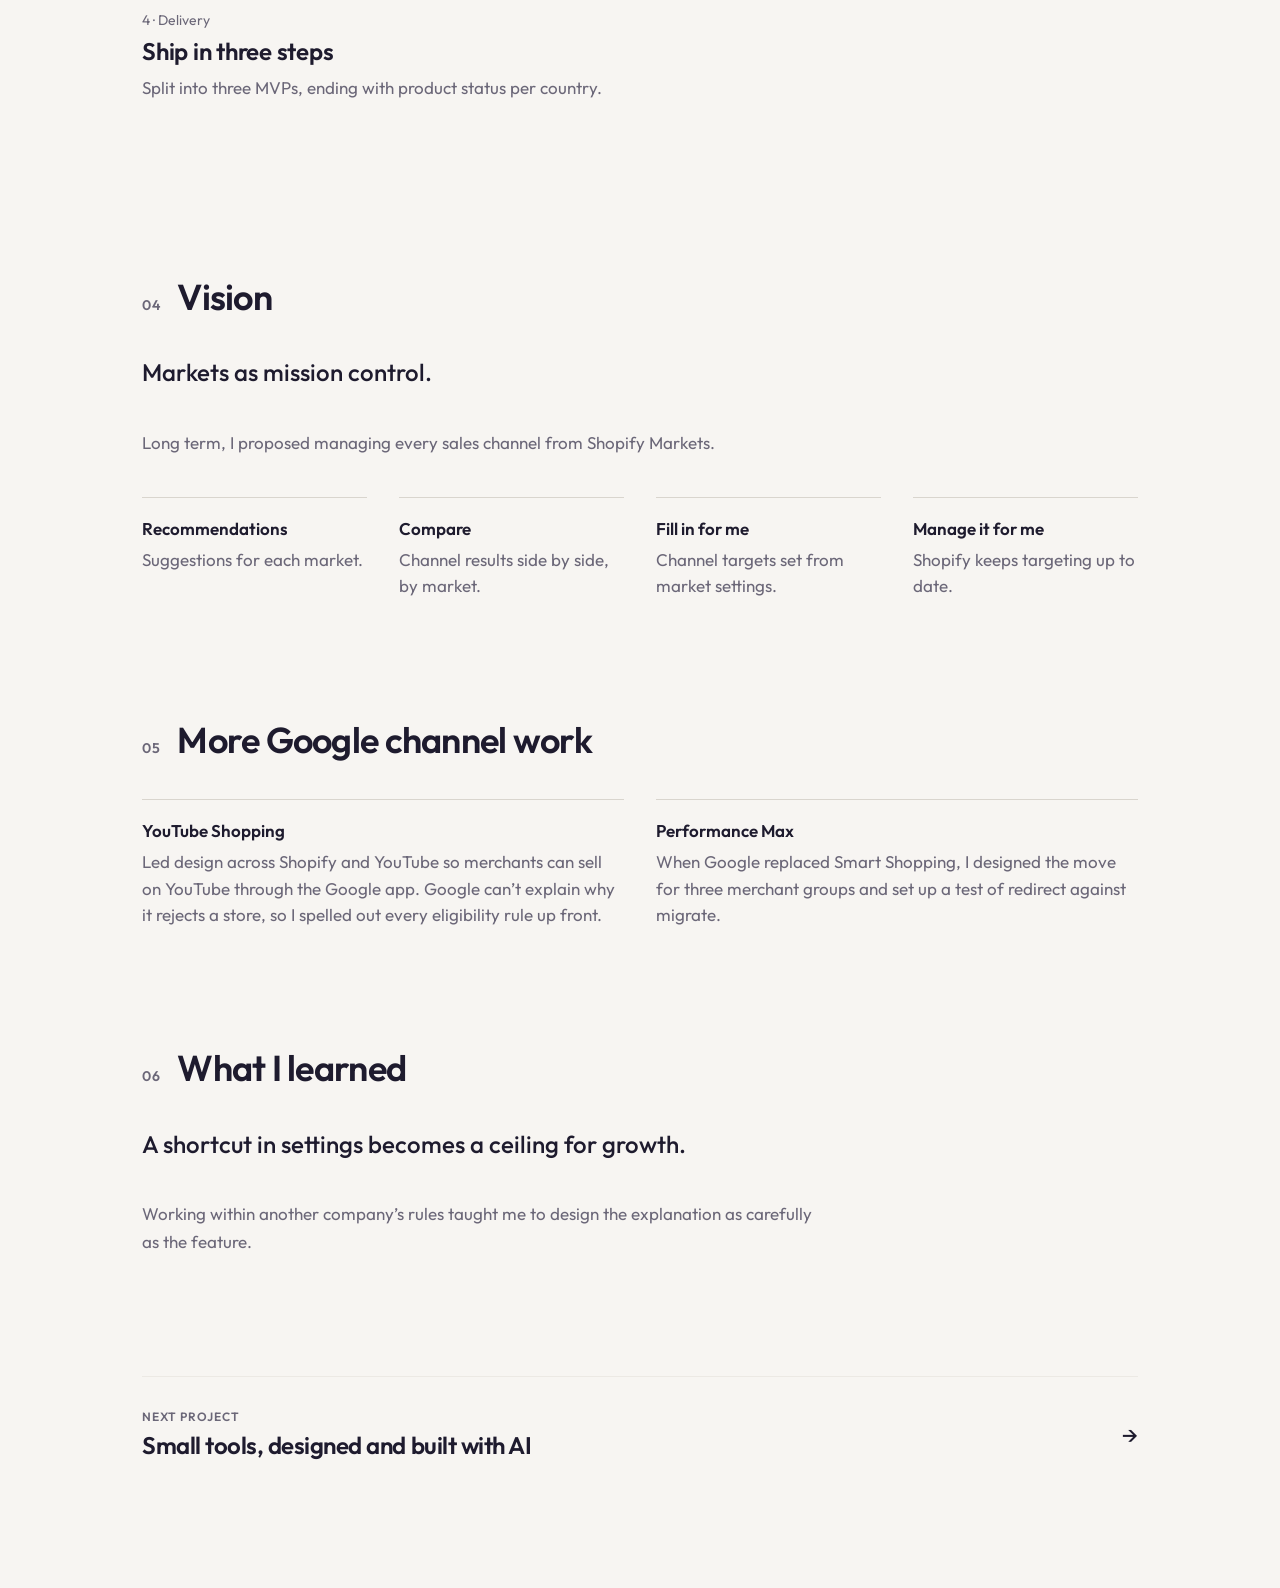
<file: work/shopify-markets.html>
<!doctype html>
<html lang="en">
<head>
<meta charset="utf-8">
<meta name="viewport" content="width=device-width, initial-scale=1">
<title>One store, many countries on Google · Yeokyung Choi</title>
<meta name="description" content="How I redesigned market targeting in the Shopify Google app so one store can advertise in every country it ships to.">
<link rel="icon" href="../favicon.svg" type="image/svg+xml">
<link rel="apple-touch-icon" href="../apple-touch-icon.png">
<link rel="preconnect" href="https://fonts.googleapis.com">
<link rel="preconnect" href="https://fonts.gstatic.com" crossorigin>
<link href="https://fonts.googleapis.com/css2?family=Outfit:wght@400;500;600&display=swap" rel="stylesheet">
<link rel="stylesheet" href="../styles.css?v=b3">
</head>
<body>
<div style="width: 100%; min-height: 100vh; background: #F7F5F2; color: #1E1B2E; font-family: Outfit, -apple-system, system-ui, sans-serif; box-sizing: border-box;">
<div style="max-width: 1040px; margin: 0 auto; padding: 0 22px; box-sizing: border-box;">

<header style="display: flex; justify-content: space-between; align-items: center; gap: 16px; padding: 32px 0;">
<a href="../index.html" style="font-size: 17px; font-weight: 600;">Yeokyung Choi</a>
<nav aria-label="Main" style="display: flex; gap: 28px; font-size: 14px;">
<a href="../index.html#work">Work</a>
<a href="../index.html#about">About</a>
<a href="mailto:callmeyeo@gmail.com">Email</a>
</nav>
</header>

<section style="padding: 80px 0 56px; max-width: 760px; display: flex; flex-direction: column; gap: 24px;">
<span style="font-size: 12px; font-weight: 600; letter-spacing: 0.08em; color: #6B6778;">SHOPIFY · GOOGLE APP · 2022</span>
<h1 style="margin: 0; font-size: 56px; line-height: 1.02; font-weight: 600; letter-spacing: -0.02em;">One store, many countries on Google</h1>
<p style="margin: 0; font-size: 24px; line-height: 1.45;">Shopify merchants sell across borders, but the Google app only let them advertise in one country. I redesigned targeting so one store can reach every market it ships to.</p>
<p style="margin: 0; font-size: 14px; line-height: 1.5; color: #6B6778;">Lead product designer · Shopify Google app · 2022</p>
</section><section aria-label="Key facts" style="display: grid; grid-template-columns: repeat(auto-fit, minmax(150px, 1fr)); gap: 32px 24px; padding: 8px 0 0;"><div style="display: flex; flex-direction: column; gap: 8px; padding-top: 20px; border-top: 1px solid #D9D5CE;"><span style="font-size: 36px; line-height: 1; font-weight: 600; letter-spacing: -0.02em; color: var(--accent);">#2</span><span style="font-size: 14px; color: #6B6778;">merchant frustration in the Google app</span></div><div style="display: flex; flex-direction: column; gap: 8px; padding-top: 20px; border-top: 1px solid #D9D5CE;"><span style="font-size: 36px; line-height: 1; font-weight: 600; letter-spacing: -0.02em; color: var(--accent);">3</span><span style="font-size: 14px; color: #6B6778;">Google channels affected</span></div><div style="display: flex; flex-direction: column; gap: 8px; padding-top: 20px; border-top: 1px solid #D9D5CE;"><span style="font-size: 36px; line-height: 1; font-weight: 600; letter-spacing: -0.02em; color: var(--accent);">3</span><span style="font-size: 14px; color: #6B6778;">MVP steps planned</span></div></section><section style="padding: 120px 0 0; display: flex; flex-direction: column; gap: 40px;"><div style="display: flex; align-items: baseline; gap: 16px;"><span style="font-size: 14px; font-weight: 600; letter-spacing: 0.08em; color: #6B6778;">01</span><h2 style="margin: 0; font-size: 36px; line-height: 1.1; font-weight: 600; letter-spacing: -0.02em;">Problem</h2></div><p style="margin: 0; max-width: 680px; font-size: 24px; line-height: 1.35; font-weight: 500;">A quick fix that stayed.</p><p style="margin: 0; max-width: 680px; font-size: 17px; line-height: 1.65; color: #6B6778;">Free listings, Smart Shopping and Buy on Google could target only one country. It started as a short-term shortcut and was never revisited, until it became merchants’ second biggest frustration with the app.</p><p style="margin: 0; font-size: 17px; font-weight: 600;">What merchants asked for</p><div style="display: grid; grid-template-columns: repeat(auto-fit, minmax(min(100%, 260px), 1fr)); gap: 32px;"><div style="padding-top: 20px; border-top: 1px solid #D9D5CE; font-size: 20px; line-height: 1.45;">“Get more sales in different countries”</div><div style="padding-top: 20px; border-top: 1px solid #D9D5CE; font-size: 20px; line-height: 1.45;">“Target the EU as a whole with our international domain settings”</div><div style="padding-top: 20px; border-top: 1px solid #D9D5CE; font-size: 20px; line-height: 1.45;">“Target multiple German markets at the same time, and we don’t want to use a paid app”</div></div></section><section style="padding: 120px 0 0; display: flex; flex-direction: column; gap: 40px;"><div style="display: flex; align-items: baseline; gap: 16px;"><span style="font-size: 14px; font-weight: 600; letter-spacing: 0.08em; color: #6B6778;">02</span><h2 style="margin: 0; font-size: 36px; line-height: 1.1; font-weight: 600; letter-spacing: -0.02em;">The rules I designed around</h2></div><p style="margin: 0; max-width: 680px; font-size: 24px; line-height: 1.35; font-weight: 500;">Google decides where ads can run, so the design had to make its limits clear.</p><div style="display: grid; grid-template-columns: repeat(auto-fit, minmax(min(100%, 240px), 1fr)); gap: 32px;"><div style="display: flex; flex-direction: column; gap: 8px; padding-top: 20px; border-top: 1px solid #D9D5CE;"><span style="font-size: 17px; font-weight: 600;">Language and shipping</span><span style="font-size: 17px; line-height: 1.55; color: #6B6778;">Where ads appear depends on the store’s language and shipping zones.</span></div><div style="display: flex; flex-direction: column; gap: 8px; padding-top: 20px; border-top: 1px solid #D9D5CE;"><span style="font-size: 17px; font-weight: 600;">Supported countries</span><span style="font-size: 17px; line-height: 1.55; color: #6B6778;">Not every country is supported by Google.</span></div><div style="display: flex; flex-direction: column; gap: 8px; padding-top: 20px; border-top: 1px solid #D9D5CE;"><span style="font-size: 17px; font-weight: 600;">Buy on Google</span><span style="font-size: 17px; line-height: 1.55; color: #6B6778;">Only available in the United States.</span></div></div></section><section style="padding: 120px 0 0; display: flex; flex-direction: column; gap: 40px;"><div style="display: flex; align-items: baseline; gap: 16px;"><span style="font-size: 14px; font-weight: 600; letter-spacing: 0.08em; color: #6B6778;">03</span><h2 style="margin: 0; font-size: 36px; line-height: 1.1; font-weight: 600; letter-spacing: -0.02em;">Key decisions</h2></div><p style="margin: 0; max-width: 680px; font-size: 24px; line-height: 1.35; font-weight: 500;">Each decision made multiple markets feel like one simple setting.</p><div style="display: flex; flex-direction: column;"><div style="display: flex; flex-direction: column; gap: 24px; padding: 56px 0; border-top: 1px solid #ECE9E4;">
<div style="max-width: 680px; display: flex; flex-direction: column; gap: 8px;"><span style="font-size: 14px; color: #6B6778;">1 · Settings</span><h3 style="margin: 0; font-size: 24px; line-height: 1.2; font-weight: 600; letter-spacing: -0.01em;">Use the markets merchants already set up</h3><p style="margin: 0; font-size: 17px; line-height: 1.6; color: #6B6778;">Countries come straight from Shopify Markets and are grouped the same way. Merchants pick from what they already sell to, instead of building a second list.</p></div>
<div style="display: grid; grid-template-columns: repeat(auto-fit, minmax(min(100%, 320px), 1fr)); gap: 20px; padding: 32px; border-radius: 16px; background: #EFECE7;"><div style="display: flex; flex-direction: column; gap: 10px;"><span style="font-size: 12px; font-weight: 600; letter-spacing: 0.08em; color: #6B6778;">BEFORE</span><div style="flex: 1; background: #FFFFFF; border-radius: 12px; border: 1px solid #ECE9E4; display: flex; flex-direction: column; font-size: 14px; line-height: 1.45;"><div style="padding: 14px 18px; border-bottom: 1px solid #ECE9E4; font-weight: 600; font-size: 16px;">Target country</div><div style="flex: 1; padding: 16px 18px; display: flex; flex-direction: column; gap: 14px;"><span>Your Google listings and ads show in one country.</span><div style="display: flex; flex-direction: column; gap: 3px;"><b style="font-weight: 600;">Target language</b><span style="color: #6B6778; font-size: 13px;">All product info sent to Google will be in your store’s primary language.</span><span>English</span></div><div style="display: flex; flex-direction: column; gap: 3px;"><b style="font-weight: 600;">Target country</b><span style="color: #6B6778; font-size: 13px;">Based on your store’s primary market.</span><span>Canada</span></div></div><div style="padding: 12px 18px; border-top: 1px solid #ECE9E4; display: flex; justify-content: flex-end; gap: 8px;"><span style="padding: 6px 12px; border-radius: 8px; border: 1px solid #C9CCCF;">Close</span></div></div></div><div style="display: flex; flex-direction: column; gap: 10px;"><span style="font-size: 12px; font-weight: 600; letter-spacing: 0.08em; color: var(--accent);">MY DESIGN</span><div style="flex: 1; background: #FFFFFF; border-radius: 12px; border: 1px solid #ECE9E4; display: flex; flex-direction: column; font-size: 14px; line-height: 1.45;"><div style="padding: 14px 18px; border-bottom: 1px solid #ECE9E4; font-weight: 600; font-size: 16px;">Select countries and regions</div><div style="flex: 1; padding: 16px 18px; display: flex; flex-direction: column; gap: 14px;"><span>Showing countries and regions in your <span style="color: #2C6ECB;">markets</span> that Google supports.</span><div style="padding: 7px 10px; border: 1px solid #C9CCCF; border-radius: 8px; color: #8A8A8A;">Search countries</div><div style="display: flex; flex-direction: column;"><div style="display: flex; gap: 10px; align-items: center; padding: 8px 0 8px 0; border-top: 1px solid #F1F1F1;"><span style="flex-shrink:0; width: 16px; height: 16px; border-radius: 4px; background: #2C6ECB; color: #fff; font-size: 11px; display: inline-flex; align-items: center; justify-content: center;">✓</span><span>Canada</span></div><div style="display: flex; gap: 10px; align-items: center; padding: 8px 0 8px 0; border-top: 1px solid #F1F1F1;"><span style="flex-shrink:0; width: 16px; height: 16px; border-radius: 4px; background: #2C6ECB; color: #fff; font-size: 11px; display: inline-flex; align-items: center; justify-content: center;">✓</span><span>International</span></div><div style="display: flex; gap: 10px; align-items: center; padding: 8px 0 8px 28px; border-top: 1px solid #F1F1F1;"><span style="flex-shrink:0; width: 16px; height: 16px; border-radius: 4px; background: #2C6ECB; color: #fff; font-size: 11px; display: inline-flex; align-items: center; justify-content: center;">✓</span><span>Finland</span></div><div style="display: flex; gap: 10px; align-items: center; padding: 8px 0 8px 28px; border-top: 1px solid #F1F1F1;"><span style="flex-shrink:0; width: 16px; height: 16px; border-radius: 4px; background: #2C6ECB; color: #fff; font-size: 11px; display: inline-flex; align-items: center; justify-content: center;">✓</span><span>Greece</span></div><div style="display: flex; gap: 10px; align-items: center; padding: 8px 0 8px 28px; border-top: 1px solid #F1F1F1;"><span style="flex-shrink:0; width: 16px; height: 16px; border-radius: 4px; background: #2C6ECB; color: #fff; font-size: 11px; display: inline-flex; align-items: center; justify-content: center;">✓</span><span>Ireland</span></div><div style="display: flex; gap: 10px; align-items: center; padding: 8px 0 8px 28px; border-top: 1px solid #F1F1F1;"><span style="flex-shrink:0; width: 16px; height: 16px; border-radius: 4px; background: #2C6ECB; color: #fff; font-size: 11px; display: inline-flex; align-items: center; justify-content: center;">✓</span><span>Italy</span></div></div></div><div style="padding: 12px 18px; border-top: 1px solid #ECE9E4; display: flex; justify-content: flex-end; gap: 8px;"><span style="padding: 6px 12px; border-radius: 8px; border: 1px solid #C9CCCF;">Cancel</span><span style="padding: 6px 12px; border-radius: 8px; background: #008060; color: #fff; font-weight: 600;">Save</span></div></div></div></div></div><div style="display: flex; flex-direction: column; gap: 24px; padding: 56px 0; border-top: 1px solid #ECE9E4;">
<div style="max-width: 680px; display: flex; flex-direction: column; gap: 8px;"><h3 style="margin: 0; font-size: 24px; line-height: 1.2; font-weight: 600; letter-spacing: -0.01em;">A clear summary after saving</h3><p style="margin: 0; font-size: 17px; line-height: 1.6; color: #6B6778;">The settings show every selected country in one line, with the primary market always included.</p></div>
<div style="display: grid; grid-template-columns: repeat(auto-fit, minmax(min(100%, 320px), 1fr)); gap: 20px; padding: 32px; border-radius: 16px; background: #EFECE7;"><div style="display: flex; flex-direction: column; gap: 10px;"><span style="font-size: 12px; font-weight: 600; letter-spacing: 0.08em; color: var(--accent);">MULTIPLE MARKETS</span><div style="flex: 1; background: #FFFFFF; border-radius: 12px; border: 1px solid #ECE9E4; display: flex; flex-direction: column; font-size: 14px; line-height: 1.45;"><div style="padding: 14px 18px; border-bottom: 1px solid #ECE9E4; font-weight: 600; font-size: 16px;">Manage target language and countries</div><div style="flex: 1; padding: 16px 18px; display: flex; flex-direction: column; gap: 14px;"><span>Select language and countries or regions to target for your Google listings and ads. Not all countries are supported by Google.</span><div style="display: flex; flex-direction: column; gap: 3px;"><b style="font-weight: 600;">Target language</b><span style="color: #6B6778; font-size: 13px;">All product info sent to Google will be in your store’s primary language.</span><span>English</span></div><div style="display: flex; flex-direction: column; gap: 3px;"><b style="font-weight: 600;">Target countries and regions</b><span style="color: #6B6778; font-size: 13px;">Your primary market is always included.</span><span>Canada, Finland, Greece, Ireland, Italy</span><span style="margin-top: 6px; align-self: flex-start;"><span style="padding: 6px 12px; border-radius: 8px; border: 1px solid #C9CCCF;">Manage</span></span></div></div><div style="padding: 12px 18px; border-top: 1px solid #ECE9E4; display: flex; justify-content: flex-end; gap: 8px;"><span style="padding: 6px 12px; border-radius: 8px; border: 1px solid #C9CCCF;">Cancel</span><span style="padding: 6px 12px; border-radius: 8px; background: #008060; color: #fff; font-weight: 600;">Save</span></div></div></div></div></div><div style="display: flex; flex-direction: column; gap: 24px; padding: 56px 0; border-top: 1px solid #ECE9E4;">
<div style="max-width: 680px; display: flex; flex-direction: column; gap: 8px;"><span style="font-size: 14px; color: #6B6778;">2 · Limits</span><h3 style="margin: 0; font-size: 24px; line-height: 1.2; font-weight: 600; letter-spacing: -0.01em;">Explain the limit instead of hiding it</h3><p style="margin: 0; font-size: 17px; line-height: 1.6; color: #6B6778;">Stores with one market and Buy on Google merchants see why they can’t add countries, so nobody hunts for a setting that doesn’t exist.</p></div>
<div style="display: grid; grid-template-columns: repeat(auto-fit, minmax(min(100%, 320px), 1fr)); gap: 20px; padding: 32px; border-radius: 16px; background: #EFECE7;"><div style="display: flex; flex-direction: column; gap: 10px;"><span style="font-size: 12px; font-weight: 600; letter-spacing: 0.08em; color: var(--accent);">SINGLE MARKET</span><div style="flex: 1; background: #FFFFFF; border-radius: 12px; border: 1px solid #ECE9E4; display: flex; flex-direction: column; font-size: 14px; line-height: 1.45;"><div style="padding: 14px 18px; border-bottom: 1px solid #ECE9E4; font-weight: 600; font-size: 16px;">Manage target language and countries</div><div style="flex: 1; padding: 16px 18px; display: flex; flex-direction: column; gap: 14px;"><span>Select language and countries or regions to target for your Google listings and ads. Not all countries are supported by Google.</span><div style="display: flex; flex-direction: column; gap: 3px;"><b style="font-weight: 600;">Target language</b><span style="color: #6B6778; font-size: 13px;">All product info sent to Google will be in your store’s primary language.</span><span>English</span></div><div style="display: flex; flex-direction: column; gap: 3px;"><b style="font-weight: 600;">Target countries and regions</b><span style="color: #6B6778; font-size: 13px;">All product info will show in your store’s primary market.</span><span>United States</span></div></div><div style="padding: 12px 18px; border-top: 1px solid #ECE9E4; display: flex; justify-content: flex-end; gap: 8px;"><span style="padding: 6px 12px; border-radius: 8px; border: 1px solid #C9CCCF;">Close</span></div></div></div><div style="display: flex; flex-direction: column; gap: 10px;"><span style="font-size: 12px; font-weight: 600; letter-spacing: 0.08em; color: var(--accent);">BUY ON GOOGLE</span><div style="flex: 1; background: #FFFFFF; border-radius: 12px; border: 1px solid #ECE9E4; display: flex; flex-direction: column; font-size: 14px; line-height: 1.45;"><div style="padding: 14px 18px; border-bottom: 1px solid #ECE9E4; font-weight: 600; font-size: 16px;">Manage target language and countries</div><div style="flex: 1; padding: 16px 18px; display: flex; flex-direction: column; gap: 14px;"><span>Select language and countries or regions to target for your Google listings and ads. Not all countries are supported by Google.</span><div style="display: flex; flex-direction: column; gap: 3px;"><b style="font-weight: 600;">Target language</b><span style="color: #6B6778; font-size: 13px;">All product info sent to Google will be in your store’s primary language.</span><span>English</span></div><div style="display: flex; flex-direction: column; gap: 3px;"><b style="font-weight: 600;">Target countries and regions</b><span style="color: #6B6778; font-size: 13px;">Buy on Google is currently only available in the United States.</span><span>United States</span></div></div><div style="padding: 12px 18px; border-top: 1px solid #ECE9E4; display: flex; justify-content: flex-end; gap: 8px;"><span style="padding: 6px 12px; border-radius: 8px; border: 1px solid #C9CCCF;">Close</span></div></div></div></div></div><div style="display: flex; flex-direction: column; gap: 24px; padding: 56px 0; border-top: 1px solid #ECE9E4;">
<div style="max-width: 680px; display: flex; flex-direction: column; gap: 8px;"><span style="font-size: 14px; color: #6B6778;">3 · Product status</span><h3 style="margin: 0; font-size: 24px; line-height: 1.2; font-weight: 600; letter-spacing: -0.01em;">Show status per country</h3><p style="margin: 0; font-size: 17px; line-height: 1.6; color: #6B6778;">A product can be approved in some countries and rejected in others. A single yes or no would hide that, so each variant shows exactly where it is not approved.</p></div>
<div style="display: grid; grid-template-columns: repeat(auto-fit, minmax(min(100%, 320px), 1fr)); gap: 20px; padding: 32px; border-radius: 16px; background: #EFECE7;"><div style="display: flex; flex-direction: column; gap: 10px;"><span style="font-size: 12px; font-weight: 600; letter-spacing: 0.08em; color: var(--accent);">MY DESIGN</span><div style="flex: 1; background: #FFFFFF; border-radius: 12px; border: 1px solid #ECE9E4; display: flex; flex-direction: column; font-size: 14px; line-height: 1.45;"><div style="padding: 14px 18px; border-bottom: 1px solid #ECE9E4; font-weight: 600; font-size: 16px;">Variants</div><div style="flex: 1; padding: 16px 18px; display: flex; flex-direction: column; gap: 14px;"><b style="font-weight: 600;">Variant status</b><div style="display: flex; flex-direction: column;"><div style="display: grid; grid-template-columns: 96px auto minmax(0,1fr); gap: 12px; align-items: start; padding: 12px 0; border-top: 1px solid #ECE9E4;"><span>Blue tee</span><span style="padding: 2px 10px; border-radius: 999px; background: #AEE9D1; font-size: 12px; white-space: nowrap;">Approved</span><span style="font-size: 13px; color: #6B6778;"></span></div><div style="display: grid; grid-template-columns: 96px auto minmax(0,1fr); gap: 12px; align-items: start; padding: 12px 0; border-top: 1px solid #ECE9E4;"><span>Green tee</span><span style="padding: 2px 10px; border-radius: 999px; background: #FFD79D; font-size: 12px; white-space: nowrap;">Partly approved</span><span style="font-size: 13px; color: #6B6778;">Not approved for Spain, Japan, Canada and Germany <span style="color: #2C6ECB;">Show less</span></span></div><div style="display: grid; grid-template-columns: 96px auto minmax(0,1fr); gap: 12px; align-items: start; padding: 12px 0; border-top: 1px solid #ECE9E4;"><span>Pink tee</span><span style="padding: 2px 10px; border-radius: 999px; background: #AEE9D1; font-size: 12px; white-space: nowrap;">Approved</span><span style="font-size: 13px; color: #6B6778;"></span></div></div></div><div style="padding: 12px 18px; border-top: 1px solid #ECE9E4; display: flex; justify-content: flex-end; gap: 8px;"><span style="padding: 6px 12px; border-radius: 8px; border: 1px solid #C9CCCF;">Close</span></div></div></div></div></div><div style="display: flex; flex-direction: column; gap: 24px; padding: 56px 0; border-top: 1px solid #ECE9E4;">
<div style="max-width: 680px; display: flex; flex-direction: column; gap: 8px;"><span style="font-size: 14px; color: #6B6778;">4 · Delivery</span><h3 style="margin: 0; font-size: 24px; line-height: 1.2; font-weight: 600; letter-spacing: -0.01em;">Ship in three steps</h3><p style="margin: 0; font-size: 17px; line-height: 1.6; color: #6B6778;">Split into three MVPs, ending with product status per country.</p></div>
</div></div></section><section style="padding: 120px 0 0; display: flex; flex-direction: column; gap: 40px;"><div style="display: flex; align-items: baseline; gap: 16px;"><span style="font-size: 14px; font-weight: 600; letter-spacing: 0.08em; color: #6B6778;">04</span><h2 style="margin: 0; font-size: 36px; line-height: 1.1; font-weight: 600; letter-spacing: -0.02em;">Vision</h2></div><p style="margin: 0; max-width: 680px; font-size: 24px; line-height: 1.35; font-weight: 500;">Markets as mission control.</p><p style="margin: 0; max-width: 680px; font-size: 17px; line-height: 1.65; color: #6B6778;">Long term, I proposed managing every sales channel from Shopify Markets.</p><div style="display: grid; grid-template-columns: repeat(auto-fit, minmax(min(100%, 200px), 1fr)); gap: 32px;"><div style="display: flex; flex-direction: column; gap: 8px; padding-top: 20px; border-top: 1px solid #D9D5CE;"><span style="font-size: 17px; font-weight: 600;">Recommendations</span><span style="font-size: 17px; line-height: 1.55; color: #6B6778;">Suggestions for each market.</span></div><div style="display: flex; flex-direction: column; gap: 8px; padding-top: 20px; border-top: 1px solid #D9D5CE;"><span style="font-size: 17px; font-weight: 600;">Compare</span><span style="font-size: 17px; line-height: 1.55; color: #6B6778;">Channel results side by side, by market.</span></div><div style="display: flex; flex-direction: column; gap: 8px; padding-top: 20px; border-top: 1px solid #D9D5CE;"><span style="font-size: 17px; font-weight: 600;">Fill in for me</span><span style="font-size: 17px; line-height: 1.55; color: #6B6778;">Channel targets set from market settings.</span></div><div style="display: flex; flex-direction: column; gap: 8px; padding-top: 20px; border-top: 1px solid #D9D5CE;"><span style="font-size: 17px; font-weight: 600;">Manage it for me</span><span style="font-size: 17px; line-height: 1.55; color: #6B6778;">Shopify keeps targeting up to date.</span></div></div></section><section style="padding: 120px 0 0; display: flex; flex-direction: column; gap: 40px;"><div style="display: flex; align-items: baseline; gap: 16px;"><span style="font-size: 14px; font-weight: 600; letter-spacing: 0.08em; color: #6B6778;">05</span><h2 style="margin: 0; font-size: 36px; line-height: 1.1; font-weight: 600; letter-spacing: -0.02em;">More Google channel work</h2></div><div style="display: grid; grid-template-columns: repeat(auto-fit, minmax(min(100%, 300px), 1fr)); gap: 32px;"><div style="display: flex; flex-direction: column; gap: 8px; padding-top: 20px; border-top: 1px solid #D9D5CE;"><span style="font-size: 17px; font-weight: 600;">YouTube Shopping</span><span style="font-size: 17px; line-height: 1.55; color: #6B6778;">Led design across Shopify and YouTube so merchants can sell on YouTube through the Google app. Google can’t explain why it rejects a store, so I spelled out every eligibility rule up front.</span></div><div style="display: flex; flex-direction: column; gap: 8px; padding-top: 20px; border-top: 1px solid #D9D5CE;"><span style="font-size: 17px; font-weight: 600;">Performance Max</span><span style="font-size: 17px; line-height: 1.55; color: #6B6778;">When Google replaced Smart Shopping, I designed the move for three merchant groups and set up a test of redirect against migrate.</span></div></div></section><section style="padding: 120px 0 0; display: flex; flex-direction: column; gap: 40px;"><div style="display: flex; align-items: baseline; gap: 16px;"><span style="font-size: 14px; font-weight: 600; letter-spacing: 0.08em; color: #6B6778;">06</span><h2 style="margin: 0; font-size: 36px; line-height: 1.1; font-weight: 600; letter-spacing: -0.02em;">What I learned</h2></div><p style="margin: 0; max-width: 680px; font-size: 24px; line-height: 1.35; font-weight: 500;">A shortcut in settings becomes a ceiling for growth.</p><p style="margin: 0; max-width: 680px; font-size: 17px; line-height: 1.65; color: #6B6778;">Working within another company’s rules taught me to design the explanation as carefully as the feature.</p></section><a href="built-with-ai.html" style="display: flex; justify-content: space-between; align-items: center; gap: 16px; margin: 120px 0 96px; padding: 32px 0; border-top: 1px solid #ECE9E4;">
<span style="display: flex; flex-direction: column; gap: 6px;"><span style="font-size: 12px; font-weight: 600; letter-spacing: 0.08em; color: #6B6778;">NEXT PROJECT</span><span style="font-size: 24px; font-weight: 600; letter-spacing: -0.02em;">Small tools, designed and built with AI</span></span>
<span style="font-size: 24px;" aria-hidden="true">→</span>
</a>
</div>
</div>
</body>
</html>
</file>
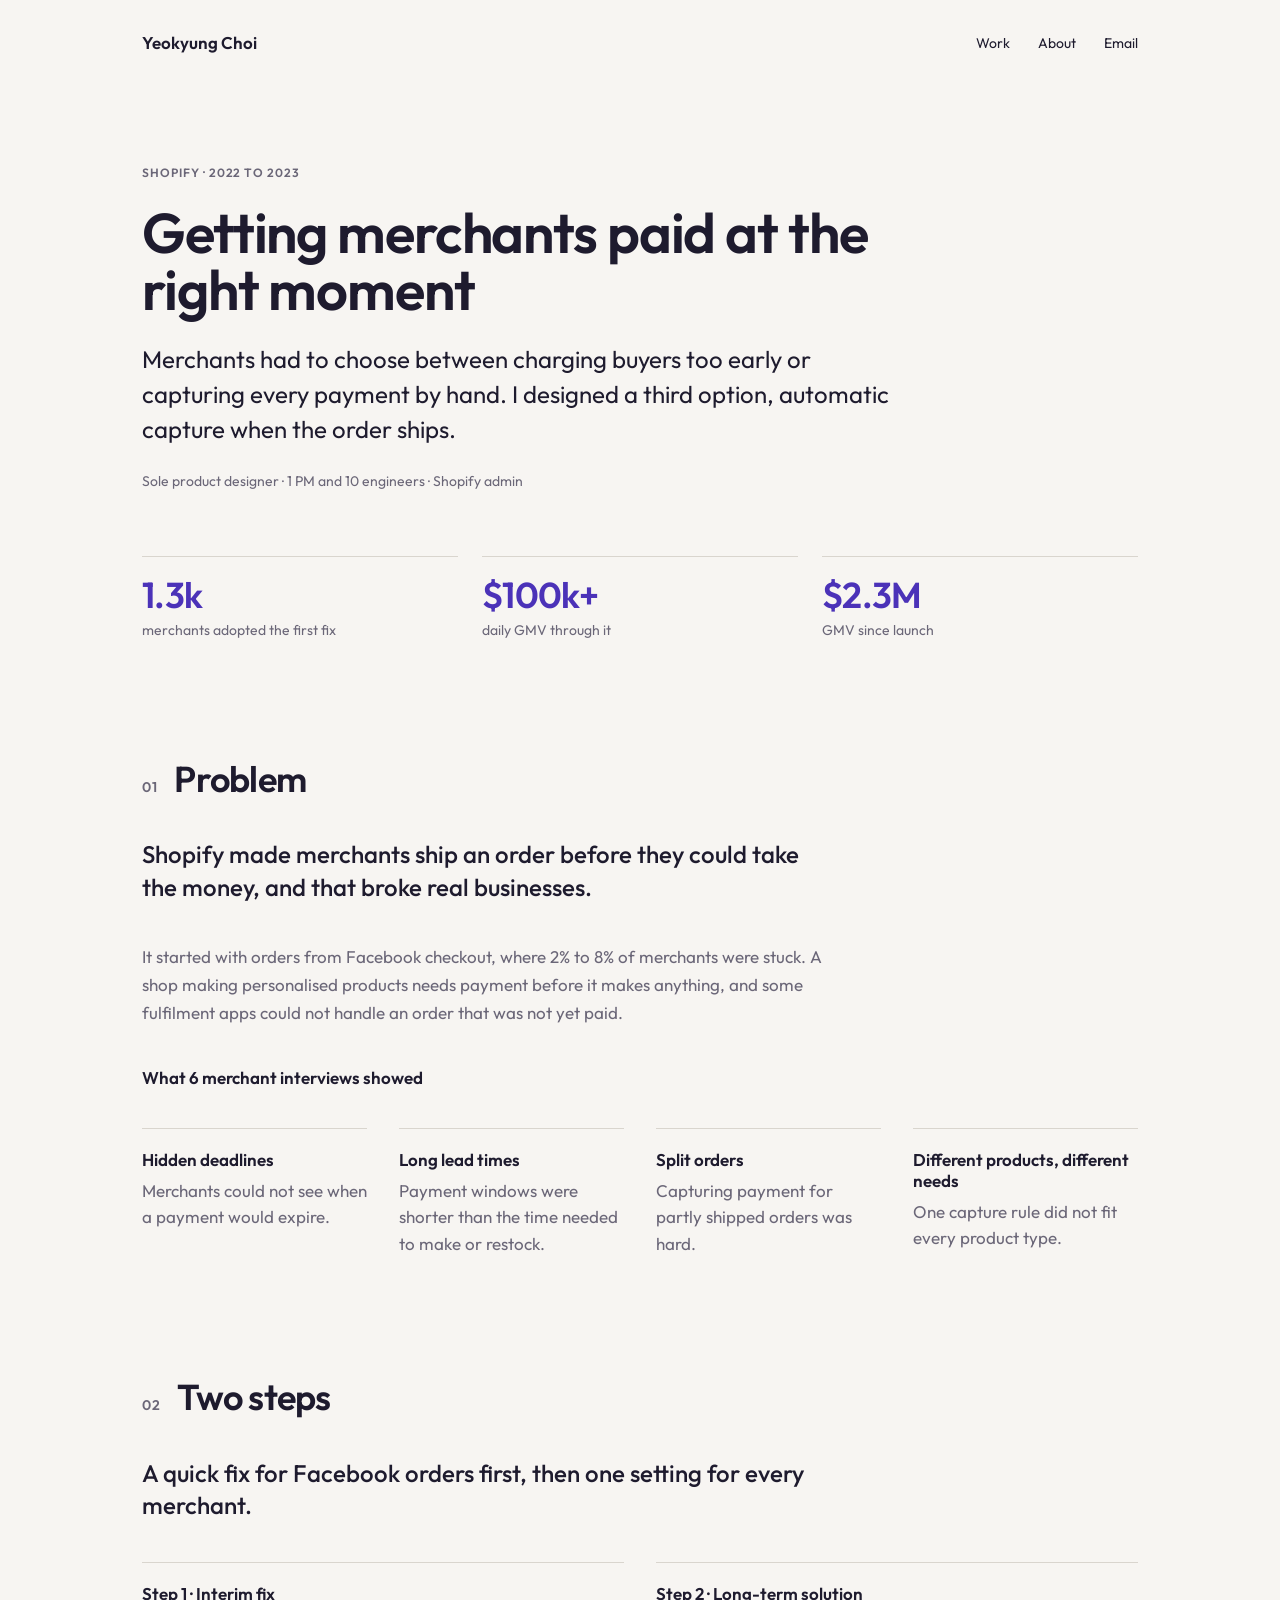
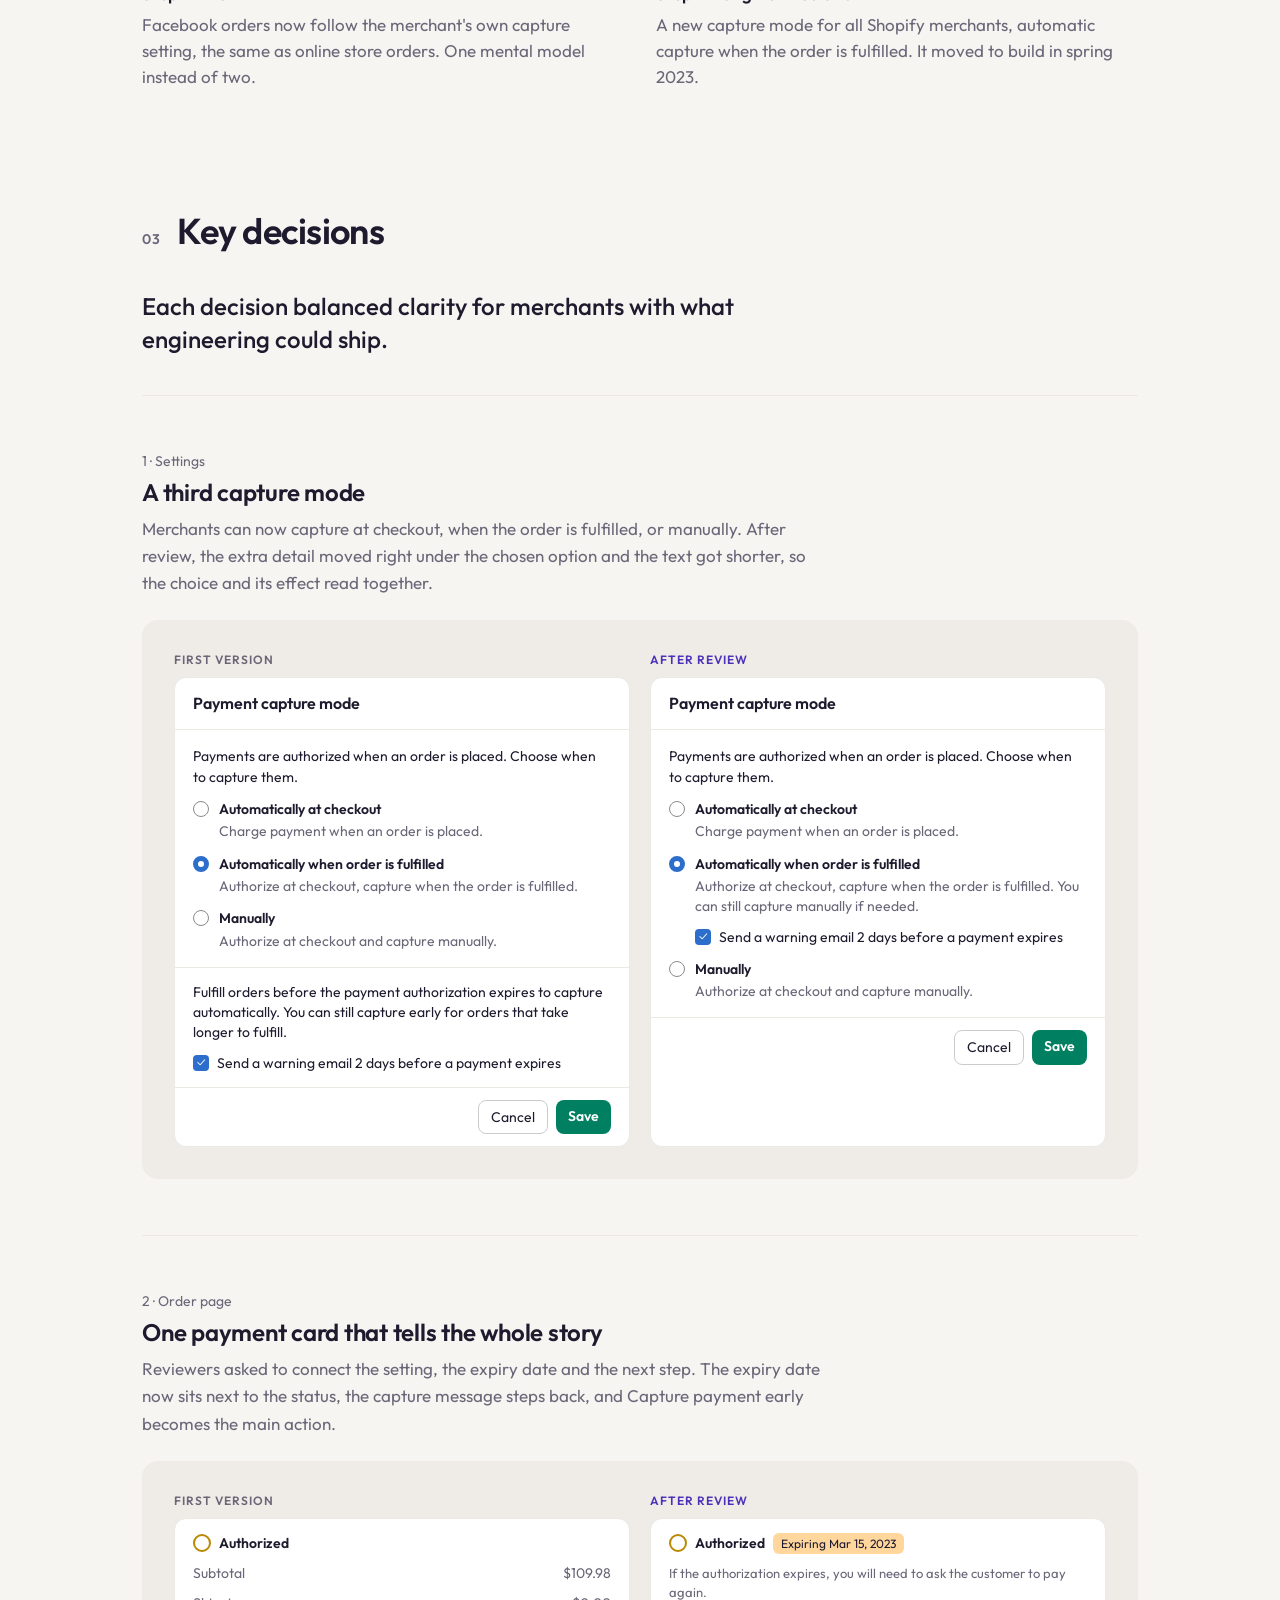
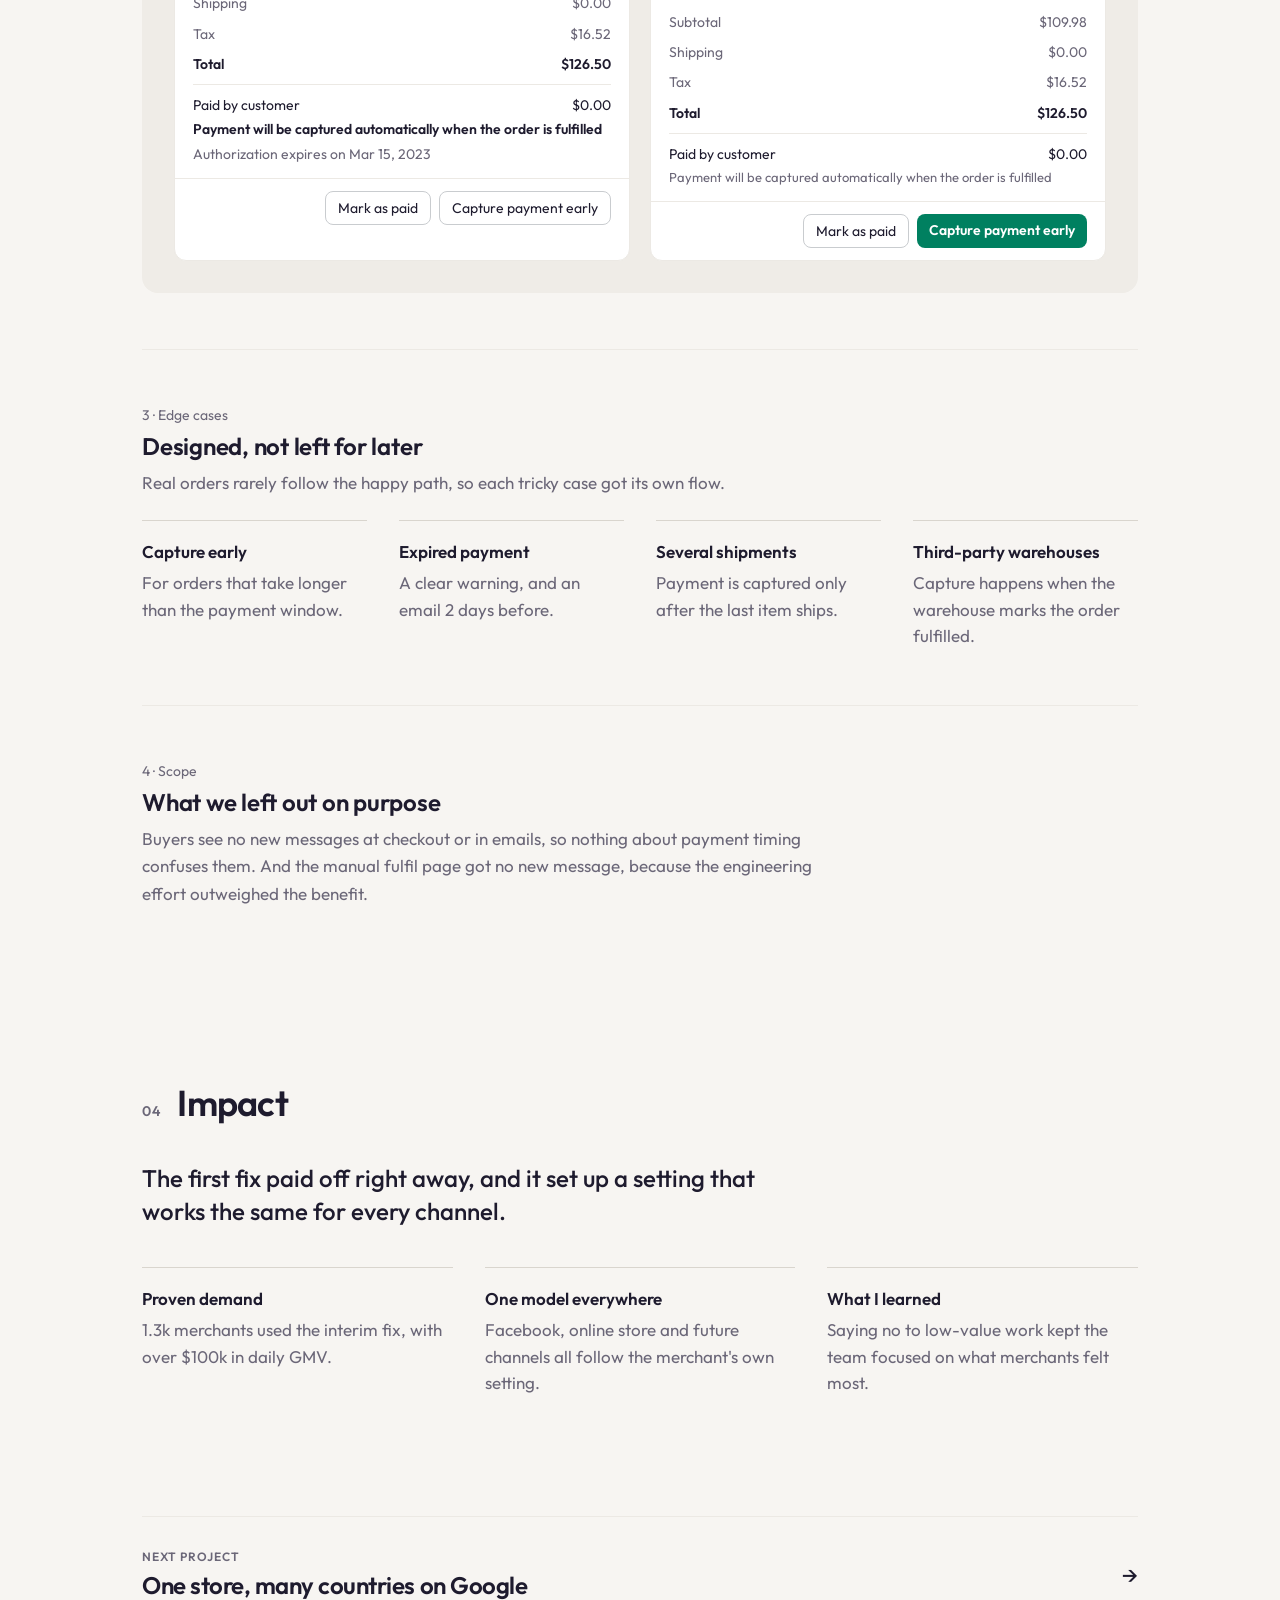
<file: work/shopify-payments.html>
<!doctype html>
<html lang="en">
<head>
<meta charset="utf-8">
<meta name="viewport" content="width=device-width, initial-scale=1">
<title>Getting merchants paid at the right moment · Yeokyung Choi</title>
<meta name="description" content="How I designed automatic payment capture at fulfilment for Shopify merchants, starting from a fix for Facebook orders.">
<link rel="icon" href="../favicon.svg" type="image/svg+xml">
<link rel="apple-touch-icon" href="../apple-touch-icon.png">
<link rel="preconnect" href="https://fonts.googleapis.com">
<link rel="preconnect" href="https://fonts.gstatic.com" crossorigin>
<link href="https://fonts.googleapis.com/css2?family=Outfit:wght@400;500;600&display=swap" rel="stylesheet">
<link rel="stylesheet" href="../styles.css?v=b3">
</head>
<body>
<div style="width: 100%; min-height: 100vh; background: #F7F5F2; color: #1E1B2E; font-family: Outfit, -apple-system, system-ui, sans-serif; box-sizing: border-box;">
<div style="max-width: 1040px; margin: 0 auto; padding: 0 22px; box-sizing: border-box;">

<header style="display: flex; justify-content: space-between; align-items: center; gap: 16px; padding: 32px 0;">
<a href="../index.html" style="font-size: 17px; font-weight: 600;">Yeokyung Choi</a>
<nav aria-label="Main" style="display: flex; gap: 28px; font-size: 14px;">
<a href="../index.html#work">Work</a>
<a href="../index.html#about">About</a>
<a href="mailto:callmeyeo@gmail.com">Email</a>
</nav>
</header>

<section style="padding: 80px 0 56px; max-width: 760px; display: flex; flex-direction: column; gap: 24px;">
<span style="font-size: 12px; font-weight: 600; letter-spacing: 0.08em; color: #6B6778;">SHOPIFY · 2022 TO 2023</span>
<h1 style="margin: 0; font-size: 56px; line-height: 1.02; font-weight: 600; letter-spacing: -0.02em;">Getting merchants paid at the right moment</h1>
<p style="margin: 0; font-size: 24px; line-height: 1.45;">Merchants had to choose between charging buyers too early or capturing every payment by hand. I designed a third option, automatic capture when the order ships.</p>
<p style="margin: 0; font-size: 14px; line-height: 1.5; color: #6B6778;">Sole product designer · 1 PM and 10 engineers · Shopify admin</p>
</section><section aria-label="Results of the first fix" style="display: grid; grid-template-columns: repeat(auto-fit, minmax(150px, 1fr)); gap: 32px 24px; padding: 8px 0 0;"><div style="display: flex; flex-direction: column; gap: 8px; padding-top: 20px; border-top: 1px solid #D9D5CE;"><span style="font-size: 36px; line-height: 1; font-weight: 600; letter-spacing: -0.02em; color: var(--accent);">1.3k</span><span style="font-size: 14px; color: #6B6778;">merchants adopted the first fix</span></div><div style="display: flex; flex-direction: column; gap: 8px; padding-top: 20px; border-top: 1px solid #D9D5CE;"><span style="font-size: 36px; line-height: 1; font-weight: 600; letter-spacing: -0.02em; color: var(--accent);">$100k+</span><span style="font-size: 14px; color: #6B6778;">daily GMV through it</span></div><div style="display: flex; flex-direction: column; gap: 8px; padding-top: 20px; border-top: 1px solid #D9D5CE;"><span style="font-size: 36px; line-height: 1; font-weight: 600; letter-spacing: -0.02em; color: var(--accent);">$2.3M</span><span style="font-size: 14px; color: #6B6778;">GMV since launch</span></div></section><section style="padding: 120px 0 0; display: flex; flex-direction: column; gap: 40px;"><div style="display: flex; align-items: baseline; gap: 16px;"><span style="font-size: 14px; font-weight: 600; letter-spacing: 0.08em; color: #6B6778;">01</span><h2 style="margin: 0; font-size: 36px; line-height: 1.1; font-weight: 600; letter-spacing: -0.02em;">Problem</h2></div><p style="margin: 0; max-width: 680px; font-size: 24px; line-height: 1.35; font-weight: 500;">Shopify made merchants ship an order before they could take the money, and that broke real businesses.</p><p style="margin: 0; max-width: 680px; font-size: 17px; line-height: 1.65; color: #6B6778;">It started with orders from Facebook checkout, where 2% to 8% of merchants were stuck. A shop making personalised products needs payment before it makes anything, and some fulfilment apps could not handle an order that was not yet paid.</p><p style="margin: 0; font-size: 17px; font-weight: 600;">What 6 merchant interviews showed</p><div style="display: grid; grid-template-columns: repeat(auto-fit, minmax(min(100%, 220px), 1fr)); gap: 32px;"><div style="display: flex; flex-direction: column; gap: 8px; padding-top: 20px; border-top: 1px solid #D9D5CE;"><span style="font-size: 17px; font-weight: 600;">Hidden deadlines</span><span style="font-size: 17px; line-height: 1.55; color: #6B6778;">Merchants could not see when a payment would expire.</span></div><div style="display: flex; flex-direction: column; gap: 8px; padding-top: 20px; border-top: 1px solid #D9D5CE;"><span style="font-size: 17px; font-weight: 600;">Long lead times</span><span style="font-size: 17px; line-height: 1.55; color: #6B6778;">Payment windows were shorter than the time needed to make or restock.</span></div><div style="display: flex; flex-direction: column; gap: 8px; padding-top: 20px; border-top: 1px solid #D9D5CE;"><span style="font-size: 17px; font-weight: 600;">Split orders</span><span style="font-size: 17px; line-height: 1.55; color: #6B6778;">Capturing payment for partly shipped orders was hard.</span></div><div style="display: flex; flex-direction: column; gap: 8px; padding-top: 20px; border-top: 1px solid #D9D5CE;"><span style="font-size: 17px; font-weight: 600;">Different products, different needs</span><span style="font-size: 17px; line-height: 1.55; color: #6B6778;">One capture rule did not fit every product type.</span></div></div></section><section style="padding: 120px 0 0; display: flex; flex-direction: column; gap: 40px;"><div style="display: flex; align-items: baseline; gap: 16px;"><span style="font-size: 14px; font-weight: 600; letter-spacing: 0.08em; color: #6B6778;">02</span><h2 style="margin: 0; font-size: 36px; line-height: 1.1; font-weight: 600; letter-spacing: -0.02em;">Two steps</h2></div><p style="margin: 0; max-width: 680px; font-size: 24px; line-height: 1.35; font-weight: 500;">A quick fix for Facebook orders first, then one setting for every merchant.</p><div style="display: grid; grid-template-columns: repeat(auto-fit, minmax(min(100%, 300px), 1fr)); gap: 32px;"><div style="display: flex; flex-direction: column; gap: 8px; padding-top: 20px; border-top: 1px solid #D9D5CE;"><span style="font-size: 17px; font-weight: 600;">Step 1 · Interim fix</span><span style="font-size: 17px; line-height: 1.55; color: #6B6778;">Facebook orders now follow the merchant's own capture setting, the same as online store orders. One mental model instead of two.</span></div><div style="display: flex; flex-direction: column; gap: 8px; padding-top: 20px; border-top: 1px solid #D9D5CE;"><span style="font-size: 17px; font-weight: 600;">Step 2 · Long-term solution</span><span style="font-size: 17px; line-height: 1.55; color: #6B6778;">A new capture mode for all Shopify merchants, automatic capture when the order is fulfilled. It moved to build in spring 2023.</span></div></div></section><section style="padding: 120px 0 0; display: flex; flex-direction: column; gap: 40px;"><div style="display: flex; align-items: baseline; gap: 16px;"><span style="font-size: 14px; font-weight: 600; letter-spacing: 0.08em; color: #6B6778;">03</span><h2 style="margin: 0; font-size: 36px; line-height: 1.1; font-weight: 600; letter-spacing: -0.02em;">Key decisions</h2></div><p style="margin: 0; max-width: 680px; font-size: 24px; line-height: 1.35; font-weight: 500;">Each decision balanced clarity for merchants with what engineering could ship.</p><div style="display: flex; flex-direction: column;"><div style="display: flex; flex-direction: column; gap: 24px; padding: 56px 0; border-top: 1px solid #ECE9E4;">
<div style="max-width: 680px; display: flex; flex-direction: column; gap: 8px;"><span style="font-size: 14px; color: #6B6778;">1 · Settings</span><h3 style="margin: 0; font-size: 24px; line-height: 1.2; font-weight: 600; letter-spacing: -0.01em;">A third capture mode</h3><p style="margin: 0; font-size: 17px; line-height: 1.6; color: #6B6778;">Merchants can now capture at checkout, when the order is fulfilled, or manually. After review, the extra detail moved right under the chosen option and the text got shorter, so the choice and its effect read together.</p></div>
<div style="display: grid; grid-template-columns: repeat(auto-fit, minmax(min(100%, 320px), 1fr)); gap: 20px; padding: 32px; border-radius: 16px; background: #EFECE7;">
<div style="display: flex; flex-direction: column; gap: 10px;"><span style="font-size: 12px; font-weight: 600; letter-spacing: 0.08em; color: #6B6778;">FIRST VERSION</span><div style="flex: 1; background: #FFFFFF; border-radius: 12px; border: 1px solid #ECE9E4; display: flex; flex-direction: column; font-size: 14px; line-height: 1.45;"><div style="padding: 14px 18px; border-bottom: 1px solid #ECE9E4; font-weight: 600; font-size: 16px;">Payment capture mode</div><div style="padding: 16px 18px; display: flex; flex-direction: column; gap: 12px;"><span>Payments are authorized when an order is placed. Choose when to capture them.</span><div style="display: flex; gap: 10px;"><span style="flex-shrink: 0; width: 16px; height: 16px; border-radius: 50%; border: 1.5px solid #8A8A8A; box-sizing: border-box; margin-top: 2px;"></span><div style="display: flex; flex-direction: column; gap: 2px;"><b style="font-weight: 600;">Automatically at checkout</b><span style="color: #6B6778;">Charge payment when an order is placed.</span></div></div><div style="display: flex; gap: 10px;"><span style="flex-shrink: 0; width: 16px; height: 16px; border-radius: 50%; border: 5px solid #2C6ECB; box-sizing: border-box; margin-top: 2px;"></span><div style="display: flex; flex-direction: column; gap: 2px;"><b style="font-weight: 600;">Automatically when order is fulfilled</b><span style="color: #6B6778;">Authorize at checkout, capture when the order is fulfilled.</span></div></div><div style="display: flex; gap: 10px;"><span style="flex-shrink: 0; width: 16px; height: 16px; border-radius: 50%; border: 1.5px solid #8A8A8A; box-sizing: border-box; margin-top: 2px;"></span><div style="display: flex; flex-direction: column; gap: 2px;"><b style="font-weight: 600;">Manually</b><span style="color: #6B6778;">Authorize at checkout and capture manually.</span></div></div></div><div style="padding: 14px 18px; border-top: 1px solid #ECE9E4; display: flex; flex-direction: column; gap: 10px;"><span>Fulfill orders before the payment authorization expires to capture automatically. You can still capture early for orders that take longer to fulfill.</span><div style="display: flex; gap: 8px; align-items: flex-start;"><span style="flex-shrink:0; width: 16px; height: 16px; border-radius: 4px; background: #2C6ECB; color: #fff; font-size: 11px; display: inline-flex; align-items: center; justify-content: center; margin-top: 2px;">✓</span><span>Send a warning email 2 days before a payment expires</span></div></div><div style="padding: 12px 18px; border-top: 1px solid #ECE9E4; display: flex; justify-content: flex-end; gap: 8px;"><span style="padding: 6px 12px; border-radius: 8px; border: 1px solid #C9CCCF;">Cancel</span><span style="padding: 6px 12px; border-radius: 8px; background: #008060; color: #fff; font-weight: 600;">Save</span></div></div></div>
<div style="display: flex; flex-direction: column; gap: 10px;"><span style="font-size: 12px; font-weight: 600; letter-spacing: 0.08em; color: var(--accent);">AFTER REVIEW</span><div style="flex: 1; background: #FFFFFF; border-radius: 12px; border: 1px solid #ECE9E4; display: flex; flex-direction: column; font-size: 14px; line-height: 1.45;"><div style="padding: 14px 18px; border-bottom: 1px solid #ECE9E4; font-weight: 600; font-size: 16px;">Payment capture mode</div><div style="padding: 16px 18px; display: flex; flex-direction: column; gap: 12px;"><span>Payments are authorized when an order is placed. Choose when to capture them.</span><div style="display: flex; gap: 10px;"><span style="flex-shrink: 0; width: 16px; height: 16px; border-radius: 50%; border: 1.5px solid #8A8A8A; box-sizing: border-box; margin-top: 2px;"></span><div style="display: flex; flex-direction: column; gap: 2px;"><b style="font-weight: 600;">Automatically at checkout</b><span style="color: #6B6778;">Charge payment when an order is placed.</span></div></div><div style="display: flex; gap: 10px;"><span style="flex-shrink: 0; width: 16px; height: 16px; border-radius: 50%; border: 5px solid #2C6ECB; box-sizing: border-box; margin-top: 2px;"></span><div style="display: flex; flex-direction: column; gap: 2px;"><b style="font-weight: 600;">Automatically when order is fulfilled</b><span style="color: #6B6778;">Authorize at checkout, capture when the order is fulfilled. You can still capture manually if needed.</span><div style="margin-top: 8px;"><div style="display: flex; gap: 8px; align-items: flex-start;"><span style="flex-shrink:0; width: 16px; height: 16px; border-radius: 4px; background: #2C6ECB; color: #fff; font-size: 11px; display: inline-flex; align-items: center; justify-content: center; margin-top: 2px;">✓</span><span>Send a warning email 2 days before a payment expires</span></div></div></div></div><div style="display: flex; gap: 10px;"><span style="flex-shrink: 0; width: 16px; height: 16px; border-radius: 50%; border: 1.5px solid #8A8A8A; box-sizing: border-box; margin-top: 2px;"></span><div style="display: flex; flex-direction: column; gap: 2px;"><b style="font-weight: 600;">Manually</b><span style="color: #6B6778;">Authorize at checkout and capture manually.</span></div></div></div><div style="padding: 12px 18px; border-top: 1px solid #ECE9E4; display: flex; justify-content: flex-end; gap: 8px;"><span style="padding: 6px 12px; border-radius: 8px; border: 1px solid #C9CCCF;">Cancel</span><span style="padding: 6px 12px; border-radius: 8px; background: #008060; color: #fff; font-weight: 600;">Save</span></div></div></div></div></div><div style="display: flex; flex-direction: column; gap: 24px; padding: 56px 0; border-top: 1px solid #ECE9E4;">
<div style="max-width: 680px; display: flex; flex-direction: column; gap: 8px;"><span style="font-size: 14px; color: #6B6778;">2 · Order page</span><h3 style="margin: 0; font-size: 24px; line-height: 1.2; font-weight: 600; letter-spacing: -0.01em;">One payment card that tells the whole story</h3><p style="margin: 0; font-size: 17px; line-height: 1.6; color: #6B6778;">Reviewers asked to connect the setting, the expiry date and the next step. The expiry date now sits next to the status, the capture message steps back, and Capture payment early becomes the main action.</p></div>
<div style="display: grid; grid-template-columns: repeat(auto-fit, minmax(min(100%, 320px), 1fr)); gap: 20px; padding: 32px; border-radius: 16px; background: #EFECE7;">
<div style="display: flex; flex-direction: column; gap: 10px;"><span style="font-size: 12px; font-weight: 600; letter-spacing: 0.08em; color: #6B6778;">FIRST VERSION</span><div style="flex: 1; background: #FFFFFF; border-radius: 12px; border: 1px solid #ECE9E4; display: flex; flex-direction: column; font-size: 14px; line-height: 1.45;"><div style="padding: 14px 18px; display: flex; flex-direction: column; gap: 10px;"><div style="display: flex; align-items: center; gap: 8px; flex-wrap: wrap;"><span style="width: 18px; height: 18px; border-radius: 50%; border: 2px solid #B98900; box-sizing: border-box;"></span><b style="font-weight: 600;">Authorized</b></div><div style="display: flex; justify-content: space-between; gap: 12px; color: #6B6778;"><span>Subtotal</span><span>$109.98</span></div><div style="display: flex; justify-content: space-between; gap: 12px; color: #6B6778;"><span>Shipping</span><span>$0.00</span></div><div style="display: flex; justify-content: space-between; gap: 12px; color: #6B6778;"><span>Tax</span><span>$16.52</span></div><div style="display: flex; justify-content: space-between; gap: 12px; font-weight:600;"><span>Total</span><span>$126.50</span></div><div style="padding-top: 10px; border-top: 1px solid #ECE9E4; display: flex; flex-direction: column; gap: 4px;"><div style="display: flex; justify-content: space-between; gap: 12px;"><span>Paid by customer</span><span>$0.00</span></div><b style="font-weight: 600;">Payment will be captured automatically when the order is fulfilled</b><span style="color:#6B6778;">Authorization expires on Mar 15, 2023</span></div></div><div style="padding: 12px 18px; border-top: 1px solid #ECE9E4; display: flex; justify-content: flex-end; gap: 8px;"><span style="padding: 6px 12px; border-radius: 8px; border: 1px solid #C9CCCF;">Mark as paid</span><span style="padding: 6px 12px; border-radius: 8px; border: 1px solid #C9CCCF;">Capture payment early</span></div></div></div>
<div style="display: flex; flex-direction: column; gap: 10px;"><span style="font-size: 12px; font-weight: 600; letter-spacing: 0.08em; color: var(--accent);">AFTER REVIEW</span><div style="flex: 1; background: #FFFFFF; border-radius: 12px; border: 1px solid #ECE9E4; display: flex; flex-direction: column; font-size: 14px; line-height: 1.45;"><div style="padding: 14px 18px; display: flex; flex-direction: column; gap: 10px;"><div style="display: flex; align-items: center; gap: 8px; flex-wrap: wrap;"><span style="width: 18px; height: 18px; border-radius: 50%; border: 2px solid #B98900; box-sizing: border-box;"></span><b style="font-weight: 600;">Authorized</b><span style="padding: 2px 8px; border-radius: 6px; background: #FFD79D; font-size: 12px;">Expiring Mar 15, 2023</span></div><span style="font-size: 13px; color:#6B6778;">If the authorization expires, you will need to ask the customer to pay again.</span><div style="display: flex; justify-content: space-between; gap: 12px; color: #6B6778;"><span>Subtotal</span><span>$109.98</span></div><div style="display: flex; justify-content: space-between; gap: 12px; color: #6B6778;"><span>Shipping</span><span>$0.00</span></div><div style="display: flex; justify-content: space-between; gap: 12px; color: #6B6778;"><span>Tax</span><span>$16.52</span></div><div style="display: flex; justify-content: space-between; gap: 12px; font-weight:600;"><span>Total</span><span>$126.50</span></div><div style="padding-top: 10px; border-top: 1px solid #ECE9E4; display: flex; flex-direction: column; gap: 4px;"><div style="display: flex; justify-content: space-between; gap: 12px;"><span>Paid by customer</span><span>$0.00</span></div><span style="font-size: 13px; color:#6B6778;">Payment will be captured automatically when the order is fulfilled</span></div></div><div style="padding: 12px 18px; border-top: 1px solid #ECE9E4; display: flex; justify-content: flex-end; gap: 8px;"><span style="padding: 6px 12px; border-radius: 8px; border: 1px solid #C9CCCF;">Mark as paid</span><span style="padding: 6px 12px; border-radius: 8px; background: #008060; color: #fff; font-weight: 600;">Capture payment early</span></div></div></div></div></div><div style="display: flex; flex-direction: column; gap: 24px; padding: 56px 0; border-top: 1px solid #ECE9E4;">
<div style="max-width: 680px; display: flex; flex-direction: column; gap: 8px;"><span style="font-size: 14px; color: #6B6778;">3 · Edge cases</span><h3 style="margin: 0; font-size: 24px; line-height: 1.2; font-weight: 600; letter-spacing: -0.01em;">Designed, not left for later</h3><p style="margin: 0; font-size: 17px; line-height: 1.6; color: #6B6778;">Real orders rarely follow the happy path, so each tricky case got its own flow.</p></div>
<div style="display: grid; grid-template-columns: repeat(auto-fit, minmax(min(100%, 200px), 1fr)); gap: 32px;"><div style="display: flex; flex-direction: column; gap: 8px; padding-top: 20px; border-top: 1px solid #D9D5CE;"><span style="font-size: 17px; font-weight: 600;">Capture early</span><span style="font-size: 17px; line-height: 1.55; color: #6B6778;">For orders that take longer than the payment window.</span></div><div style="display: flex; flex-direction: column; gap: 8px; padding-top: 20px; border-top: 1px solid #D9D5CE;"><span style="font-size: 17px; font-weight: 600;">Expired payment</span><span style="font-size: 17px; line-height: 1.55; color: #6B6778;">A clear warning, and an email 2 days before.</span></div><div style="display: flex; flex-direction: column; gap: 8px; padding-top: 20px; border-top: 1px solid #D9D5CE;"><span style="font-size: 17px; font-weight: 600;">Several shipments</span><span style="font-size: 17px; line-height: 1.55; color: #6B6778;">Payment is captured only after the last item ships.</span></div><div style="display: flex; flex-direction: column; gap: 8px; padding-top: 20px; border-top: 1px solid #D9D5CE;"><span style="font-size: 17px; font-weight: 600;">Third-party warehouses</span><span style="font-size: 17px; line-height: 1.55; color: #6B6778;">Capture happens when the warehouse marks the order fulfilled.</span></div></div></div><div style="display: flex; flex-direction: column; gap: 24px; padding: 56px 0; border-top: 1px solid #ECE9E4;">
<div style="max-width: 680px; display: flex; flex-direction: column; gap: 8px;"><span style="font-size: 14px; color: #6B6778;">4 · Scope</span><h3 style="margin: 0; font-size: 24px; line-height: 1.2; font-weight: 600; letter-spacing: -0.01em;">What we left out on purpose</h3><p style="margin: 0; font-size: 17px; line-height: 1.6; color: #6B6778;">Buyers see no new messages at checkout or in emails, so nothing about payment timing confuses them. And the manual fulfil page got no new message, because the engineering effort outweighed the benefit.</p></div>
</div></div></section><section style="padding: 120px 0 0; display: flex; flex-direction: column; gap: 40px;"><div style="display: flex; align-items: baseline; gap: 16px;"><span style="font-size: 14px; font-weight: 600; letter-spacing: 0.08em; color: #6B6778;">04</span><h2 style="margin: 0; font-size: 36px; line-height: 1.1; font-weight: 600; letter-spacing: -0.02em;">Impact</h2></div><p style="margin: 0; max-width: 680px; font-size: 24px; line-height: 1.35; font-weight: 500;">The first fix paid off right away, and it set up a setting that works the same for every channel.</p><div style="display: grid; grid-template-columns: repeat(auto-fit, minmax(min(100%, 240px), 1fr)); gap: 32px;"><div style="display: flex; flex-direction: column; gap: 8px; padding-top: 20px; border-top: 1px solid #D9D5CE;"><span style="font-size: 17px; font-weight: 600;">Proven demand</span><span style="font-size: 17px; line-height: 1.55; color: #6B6778;">1.3k merchants used the interim fix, with over $100k in daily GMV.</span></div><div style="display: flex; flex-direction: column; gap: 8px; padding-top: 20px; border-top: 1px solid #D9D5CE;"><span style="font-size: 17px; font-weight: 600;">One model everywhere</span><span style="font-size: 17px; line-height: 1.55; color: #6B6778;">Facebook, online store and future channels all follow the merchant's own setting.</span></div><div style="display: flex; flex-direction: column; gap: 8px; padding-top: 20px; border-top: 1px solid #D9D5CE;"><span style="font-size: 17px; font-weight: 600;">What I learned</span><span style="font-size: 17px; line-height: 1.55; color: #6B6778;">Saying no to low-value work kept the team focused on what merchants felt most.</span></div></div></section><a href="shopify-markets.html" style="display: flex; justify-content: space-between; align-items: center; gap: 16px; margin: 120px 0 96px; padding: 32px 0; border-top: 1px solid #ECE9E4;">
<span style="display: flex; flex-direction: column; gap: 6px;"><span style="font-size: 12px; font-weight: 600; letter-spacing: 0.08em; color: #6B6778;">NEXT PROJECT</span><span style="font-size: 24px; font-weight: 600; letter-spacing: -0.02em;">One store, many countries on Google</span></span>
<span style="font-size: 24px;" aria-hidden="true">→</span>
</a>
</div>
</div>
</body>
</html>
</file>
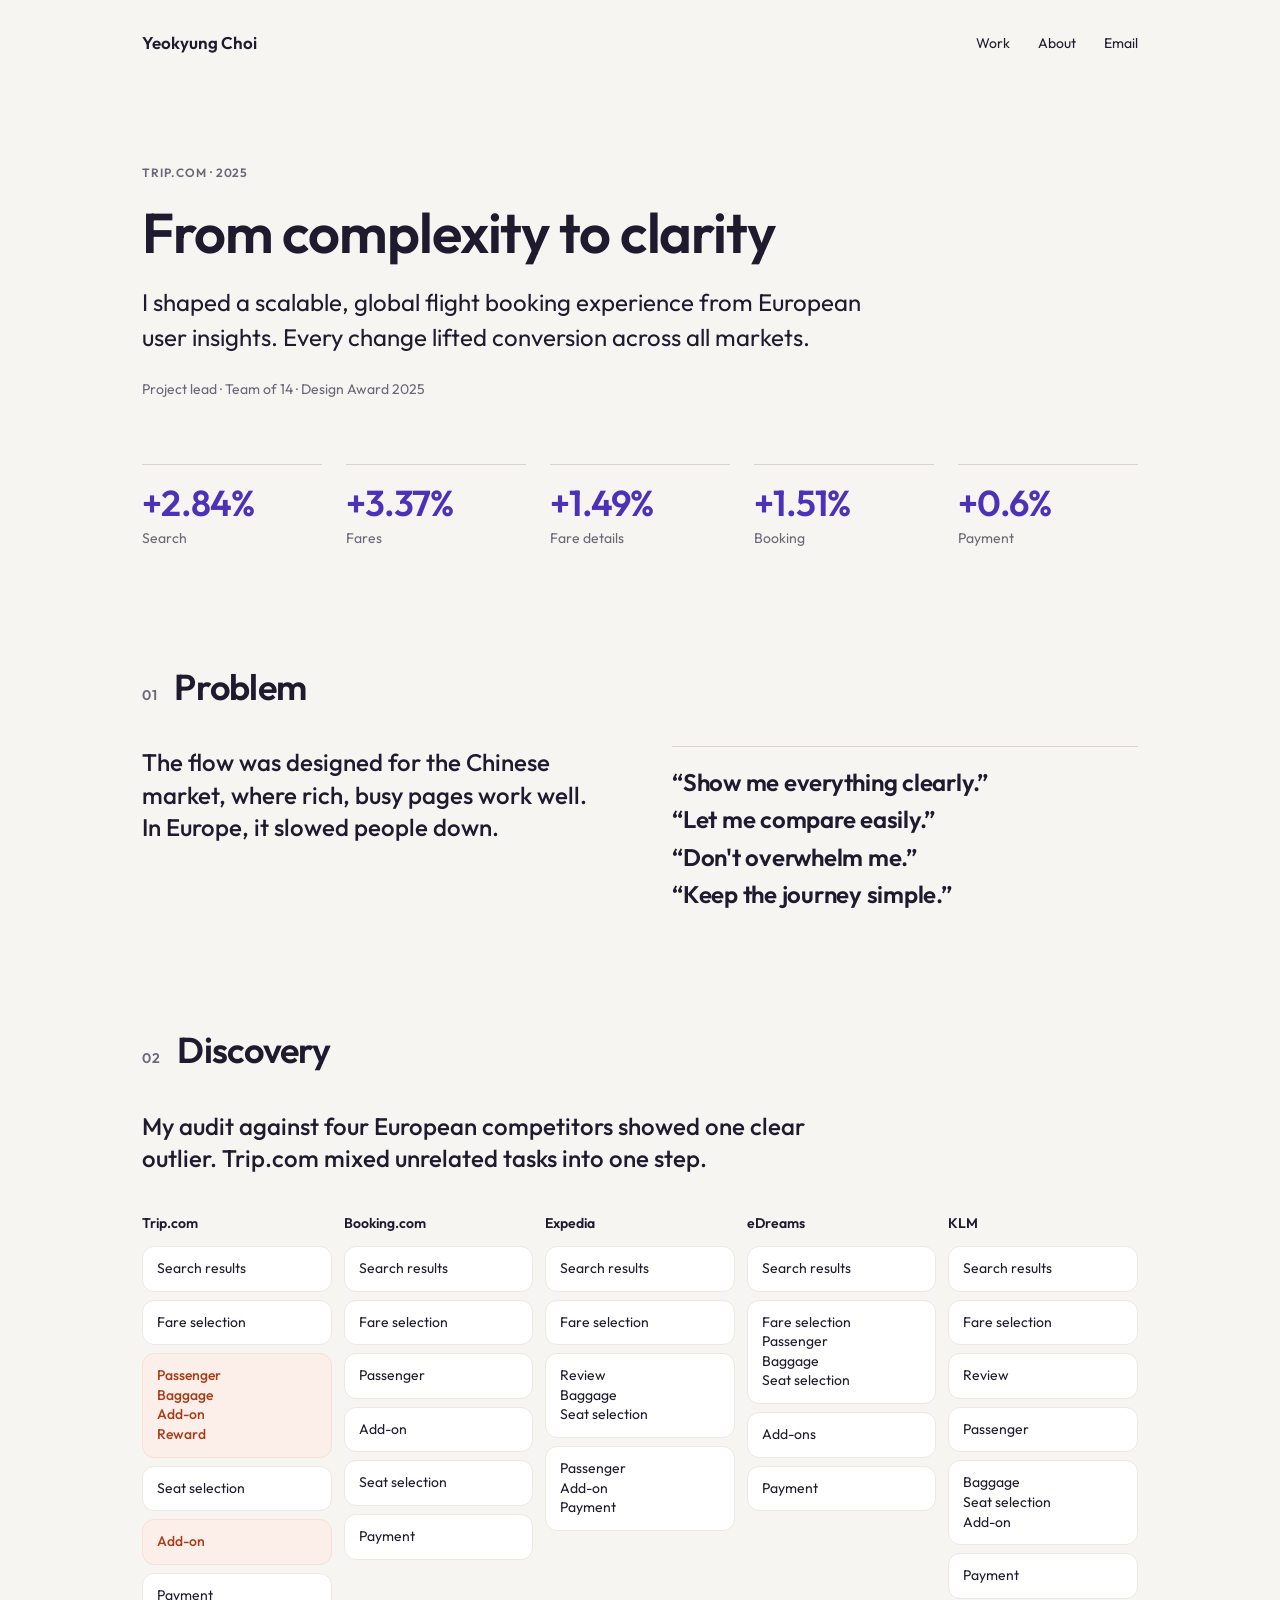
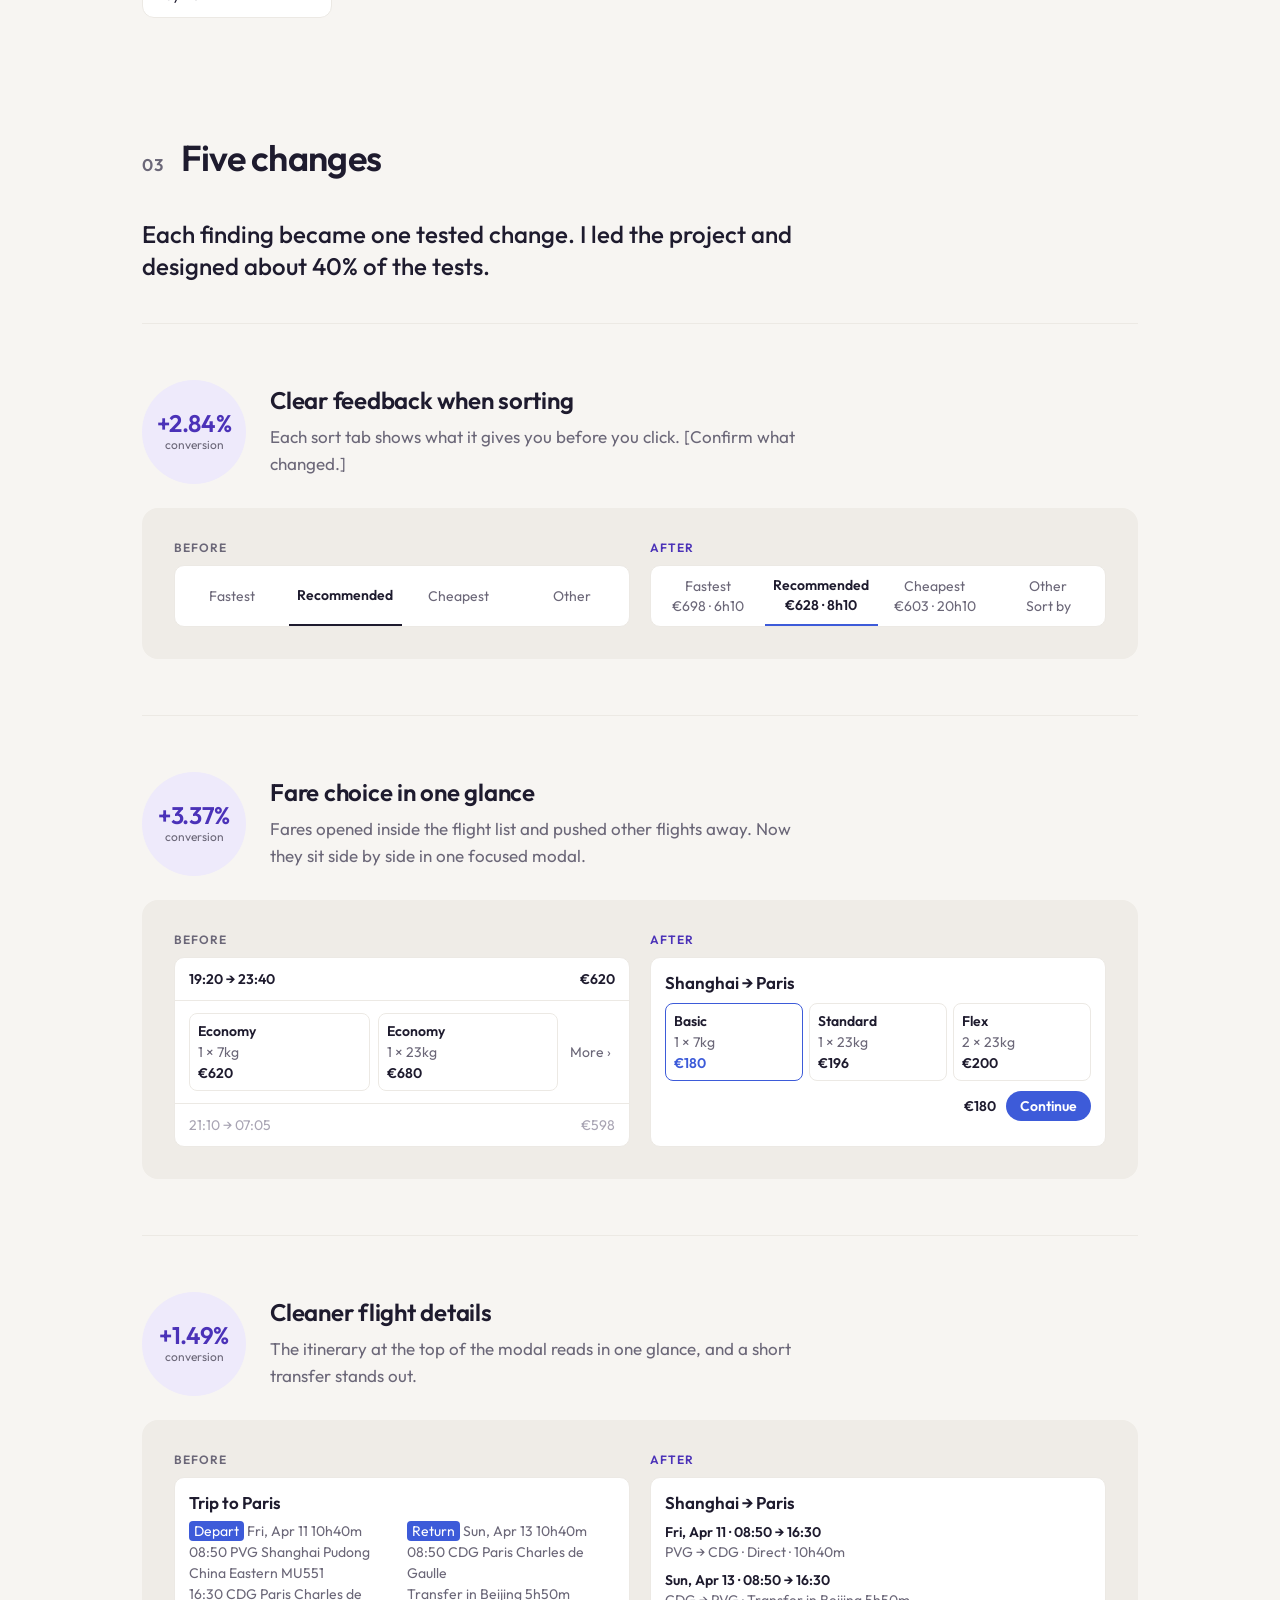
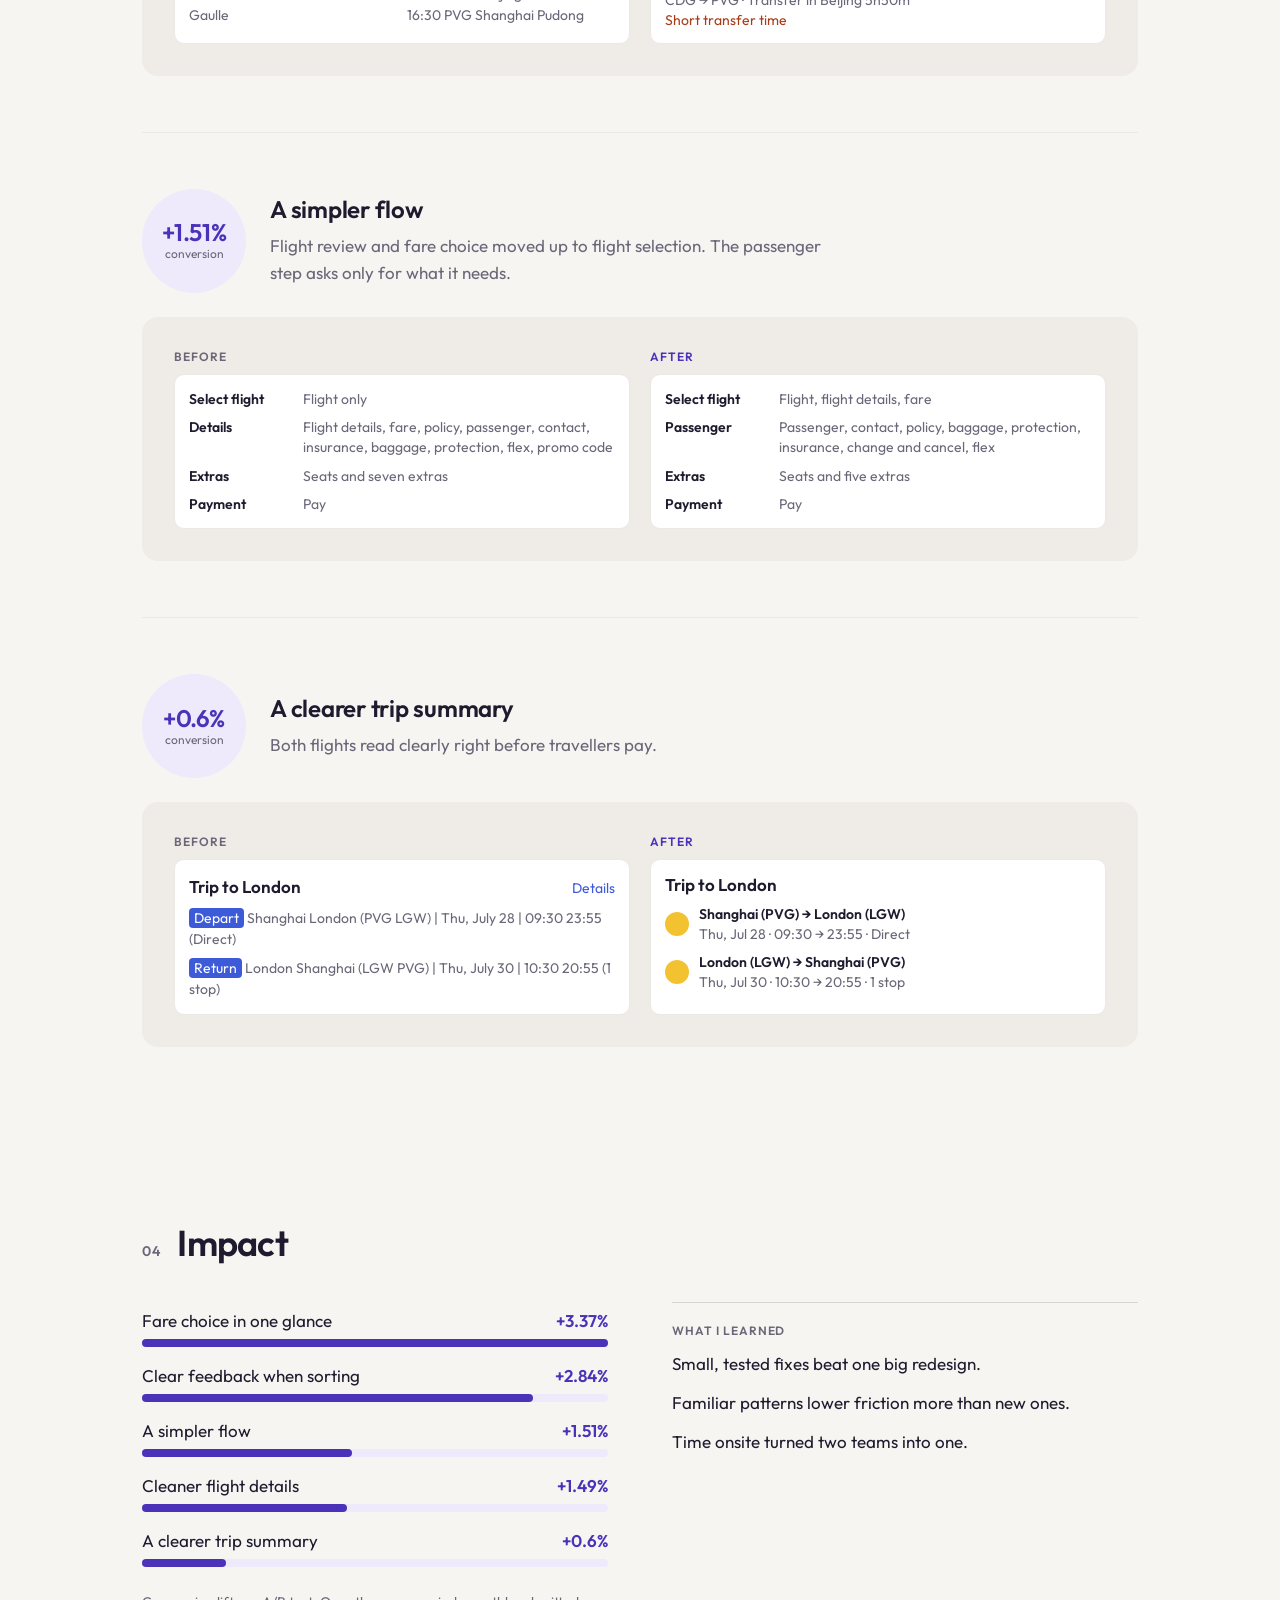
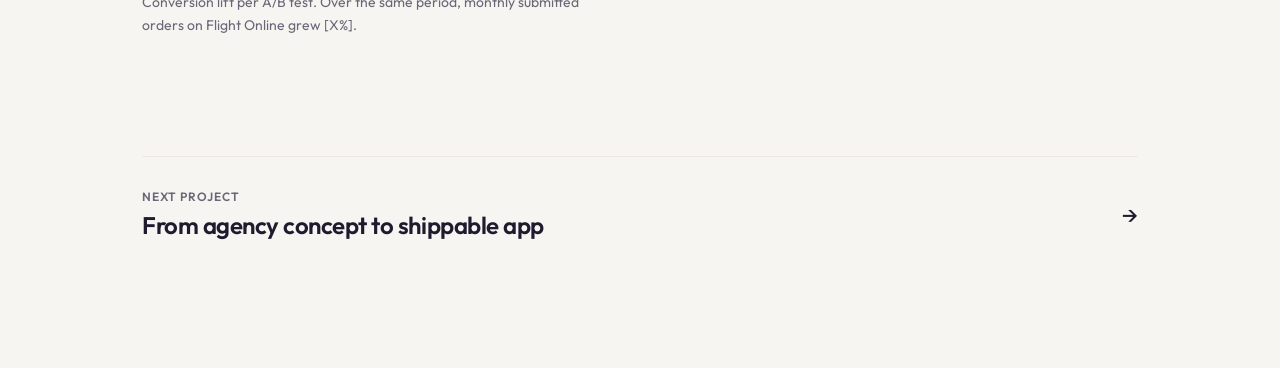
<file: work/trip-com.html>
<!doctype html>
<html lang="en">
<head>
<meta charset="utf-8">
<meta name="viewport" content="width=device-width, initial-scale=1">
<title>From complexity to clarity · Yeokyung Choi</title>
<meta name="description" content="How I shaped a scalable, global flight booking experience at Trip.com from European user insights. Five A/B tested changes, all lifting conversion.">
<link rel="icon" href="../favicon.svg" type="image/svg+xml">
<link rel="apple-touch-icon" href="../apple-touch-icon.png">
<link rel="preconnect" href="https://fonts.googleapis.com">
<link rel="preconnect" href="https://fonts.gstatic.com" crossorigin>
<link href="https://fonts.googleapis.com/css2?family=Outfit:wght@400;500;600&display=swap" rel="stylesheet">
<link rel="stylesheet" href="../styles.css?v=b3">
</head>
<body>
<div style="width: 100%; min-height: 100vh; background: #F7F5F2; color: #1E1B2E; font-family: Outfit, -apple-system, system-ui, sans-serif; box-sizing: border-box;">
<div style="max-width: 1040px; margin: 0 auto; padding: 0 22px; box-sizing: border-box;">

<header style="display: flex; justify-content: space-between; align-items: center; gap: 16px; padding: 32px 0;">
<a href="../index.html" style="font-size: 17px; font-weight: 600;">Yeokyung Choi</a>
<nav aria-label="Main" style="display: flex; gap: 28px; font-size: 14px;">
<a href="../index.html#work">Work</a>
<a href="../index.html#about">About</a>
<a href="mailto:callmeyeo@gmail.com">Email</a>
</nav>
</header>

<section style="padding: 80px 0 56px; max-width: 760px; display: flex; flex-direction: column; gap: 24px;">
<span style="font-size: 12px; font-weight: 600; letter-spacing: 0.08em; color: #6B6778;">TRIP.COM · 2025</span>
<h1 style="margin: 0; font-size: 56px; line-height: 1.02; font-weight: 600; letter-spacing: -0.02em;">From complexity to clarity</h1>
<p style="margin: 0; font-size: 24px; line-height: 1.45;">I shaped a scalable, global flight booking experience from European user insights. Every change lifted conversion across all markets.</p>
<p style="margin: 0; font-size: 14px; line-height: 1.5; color: #6B6778;">Project lead · Team of 14 · Design Award 2025</p>
</section>

<section aria-label="Conversion lift at each step of the booking funnel" style="display: grid; grid-template-columns: repeat(auto-fit, minmax(150px, 1fr)); gap: 32px 24px; padding: 8px 0 0;">
<div style="display: flex; flex-direction: column; gap: 8px; padding-top: 20px; border-top: 1px solid #D9D5CE;">
<span style="font-size: 36px; line-height: 1; font-weight: 600; letter-spacing: -0.02em; color: var(--accent);">+2.84%</span>
<span style="font-size: 14px; color: #6B6778;">Search</span>
</div>
<div style="display: flex; flex-direction: column; gap: 8px; padding-top: 20px; border-top: 1px solid #D9D5CE;">
<span style="font-size: 36px; line-height: 1; font-weight: 600; letter-spacing: -0.02em; color: var(--accent);">+3.37%</span>
<span style="font-size: 14px; color: #6B6778;">Fares</span>
</div>
<div style="display: flex; flex-direction: column; gap: 8px; padding-top: 20px; border-top: 1px solid #D9D5CE;">
<span style="font-size: 36px; line-height: 1; font-weight: 600; letter-spacing: -0.02em; color: var(--accent);">+1.49%</span>
<span style="font-size: 14px; color: #6B6778;">Fare details</span>
</div>
<div style="display: flex; flex-direction: column; gap: 8px; padding-top: 20px; border-top: 1px solid #D9D5CE;">
<span style="font-size: 36px; line-height: 1; font-weight: 600; letter-spacing: -0.02em; color: var(--accent);">+1.51%</span>
<span style="font-size: 14px; color: #6B6778;">Booking</span>
</div>
<div style="display: flex; flex-direction: column; gap: 8px; padding-top: 20px; border-top: 1px solid #D9D5CE;">
<span style="font-size: 36px; line-height: 1; font-weight: 600; letter-spacing: -0.02em; color: var(--accent);">+0.6%</span>
<span style="font-size: 14px; color: #6B6778;">Payment</span>
</div>
</section>



<section id="problem" style="padding: 120px 0 0; display: flex; flex-direction: column; gap: 40px;">
<div style="display: flex; align-items: baseline; gap: 16px;"><span style="font-size: 14px; font-weight: 600; letter-spacing: 0.08em; color: #6B6778;">01</span><h2 style="margin: 0; font-size: 36px; line-height: 1.1; font-weight: 600; letter-spacing: -0.02em;">Problem</h2></div>
<div style="display: grid; grid-template-columns: repeat(auto-fit, minmax(min(100%, 420px), 1fr)); gap: 40px 64px;">
<div style="display: flex; flex-direction: column; gap: 16px;">
<p style="margin: 0; font-size: 24px; line-height: 1.35; font-weight: 500;">The flow was designed for the Chinese market, where rich, busy pages work well. In Europe, it slowed people down.</p>
</div>
<div style="display: flex; flex-direction: column; gap: 14px; padding: 20px 0 0; border-top: 1px solid #D9D5CE;">
<div style="display: flex; flex-direction: column; gap: 6px; font-size: 24px; line-height: 1.3; font-weight: 600; letter-spacing: -0.01em;">
<span>“Show me everything clearly.”</span>
<span>“Let me compare easily.”</span>
<span>“Don't overwhelm me.”</span>
<span>“Keep the journey simple.”</span>
</div>
</div>
</div>
</section>

<section id="discovery" style="padding: 120px 0 0; display: flex; flex-direction: column; gap: 40px;">
<div style="display: flex; align-items: baseline; gap: 16px;"><span style="font-size: 14px; font-weight: 600; letter-spacing: 0.08em; color: #6B6778;">02</span><h2 style="margin: 0; font-size: 36px; line-height: 1.1; font-weight: 600; letter-spacing: -0.02em;">Discovery</h2></div>
<div style="max-width: 680px; display: flex; flex-direction: column; gap: 16px;">
<p style="margin: 0; font-size: 24px; line-height: 1.35; font-weight: 500;">My audit against four European competitors showed one clear outlier. Trip.com mixed unrelated tasks into one step.</p>
</div>
<div style="overflow-x: auto;">
<div style="display: grid; grid-template-columns: repeat(5, minmax(150px, 1fr)); gap: 12px; min-width: 780px; font-size: 14px; line-height: 1.4;">
<div style="display: flex; flex-direction: column; gap: 8px;">
<span style="font-size: 14px; font-weight: 600; padding-bottom: 4px;">Trip.com</span>
<div style="padding: 12px 14px; border-radius: 12px; background: #FFFFFF; border: 1px solid #ECE9E4;">Search results</div>
<div style="padding: 12px 14px; border-radius: 12px; background: #FFFFFF; border: 1px solid #ECE9E4;">Fare selection</div>
<div style="padding: 12px 14px; border-radius: 12px; background: #FCEEE8; border: 1px solid #F6E1D8; color: #A83C18; font-weight: 500;">Passenger<br>Baggage<br>Add-on<br>Reward</div>
<div style="padding: 12px 14px; border-radius: 12px; background: #FFFFFF; border: 1px solid #ECE9E4;">Seat selection</div>
<div style="padding: 12px 14px; border-radius: 12px; background: #FCEEE8; border: 1px solid #F6E1D8; color: #A83C18; font-weight: 500;">Add-on</div>
<div style="padding: 12px 14px; border-radius: 12px; background: #FFFFFF; border: 1px solid #ECE9E4;">Payment</div>
</div>
<div style="display: flex; flex-direction: column; gap: 8px;">
<span style="font-size: 14px; font-weight: 600; padding-bottom: 4px;">Booking.com</span>
<div style="padding: 12px 14px; border-radius: 12px; background: #FFFFFF; border: 1px solid #ECE9E4;">Search results</div>
<div style="padding: 12px 14px; border-radius: 12px; background: #FFFFFF; border: 1px solid #ECE9E4;">Fare selection</div>
<div style="padding: 12px 14px; border-radius: 12px; background: #FFFFFF; border: 1px solid #ECE9E4;">Passenger</div>
<div style="padding: 12px 14px; border-radius: 12px; background: #FFFFFF; border: 1px solid #ECE9E4;">Add-on</div>
<div style="padding: 12px 14px; border-radius: 12px; background: #FFFFFF; border: 1px solid #ECE9E4;">Seat selection</div>
<div style="padding: 12px 14px; border-radius: 12px; background: #FFFFFF; border: 1px solid #ECE9E4;">Payment</div>
</div>
<div style="display: flex; flex-direction: column; gap: 8px;">
<span style="font-size: 14px; font-weight: 600; padding-bottom: 4px;">Expedia</span>
<div style="padding: 12px 14px; border-radius: 12px; background: #FFFFFF; border: 1px solid #ECE9E4;">Search results</div>
<div style="padding: 12px 14px; border-radius: 12px; background: #FFFFFF; border: 1px solid #ECE9E4;">Fare selection</div>
<div style="padding: 12px 14px; border-radius: 12px; background: #FFFFFF; border: 1px solid #ECE9E4;">Review<br>Baggage<br>Seat selection</div>
<div style="padding: 12px 14px; border-radius: 12px; background: #FFFFFF; border: 1px solid #ECE9E4;">Passenger<br>Add-on<br>Payment</div>
</div>
<div style="display: flex; flex-direction: column; gap: 8px;">
<span style="font-size: 14px; font-weight: 600; padding-bottom: 4px;">eDreams</span>
<div style="padding: 12px 14px; border-radius: 12px; background: #FFFFFF; border: 1px solid #ECE9E4;">Search results</div>
<div style="padding: 12px 14px; border-radius: 12px; background: #FFFFFF; border: 1px solid #ECE9E4;">Fare selection<br>Passenger<br>Baggage<br>Seat selection</div>
<div style="padding: 12px 14px; border-radius: 12px; background: #FFFFFF; border: 1px solid #ECE9E4;">Add-ons</div>
<div style="padding: 12px 14px; border-radius: 12px; background: #FFFFFF; border: 1px solid #ECE9E4;">Payment</div>
</div>
<div style="display: flex; flex-direction: column; gap: 8px;">
<span style="font-size: 14px; font-weight: 600; padding-bottom: 4px;">KLM</span>
<div style="padding: 12px 14px; border-radius: 12px; background: #FFFFFF; border: 1px solid #ECE9E4;">Search results</div>
<div style="padding: 12px 14px; border-radius: 12px; background: #FFFFFF; border: 1px solid #ECE9E4;">Fare selection</div>
<div style="padding: 12px 14px; border-radius: 12px; background: #FFFFFF; border: 1px solid #ECE9E4;">Review</div>
<div style="padding: 12px 14px; border-radius: 12px; background: #FFFFFF; border: 1px solid #ECE9E4;">Passenger</div>
<div style="padding: 12px 14px; border-radius: 12px; background: #FFFFFF; border: 1px solid #ECE9E4;">Baggage<br>Seat selection<br>Add-on</div>
<div style="padding: 12px 14px; border-radius: 12px; background: #FFFFFF; border: 1px solid #ECE9E4;">Payment</div>
</div>
</div>
</div>
</section>

<section id="solution" style="padding: 120px 0 0; display: flex; flex-direction: column; gap: 40px;">
<div style="display: flex; align-items: baseline; gap: 16px;"><span style="font-size: 17px; font-weight: 600; letter-spacing: 0.08em; color: #6B6778;">03</span><h2 style="margin: 0; font-size: 36px; line-height: 1.1; font-weight: 600; letter-spacing: -0.02em;">Five changes</h2></div>
<div style="max-width: 680px; display: flex; flex-direction: column; gap: 16px;">
<p style="margin: 0; font-size: 24px; line-height: 1.35; font-weight: 500;">Each finding became one tested change. I led the project and designed about 40% of the tests.</p>
</div>

<div style="display: flex; flex-direction: column;">

<div style="display: flex; flex-direction: column; gap: 24px; padding: 56px 0; border-top: 1px solid #ECE9E4;">
<div style="max-width: 680px; display: flex; flex-direction: column; gap: 10px;">
<div style="display: flex; align-items: center; gap: 24px;"><div style="flex-shrink: 0; width: 104px; height: 104px; border-radius: 50%; background: #EEEAFB; display: flex; flex-direction: column; align-items: center; justify-content: center; gap: 2px;"><span style="font-size: 24px; line-height: 1; font-weight: 600; letter-spacing: -0.02em; color: var(--accent);">+2.84%</span><span style="font-size: 12px; color: #6B6778;">conversion</span></div><div style="display: flex; flex-direction: column; gap: 8px;"><h3 style="margin: 0; font-size: 24px; line-height: 1.2; font-weight: 600; letter-spacing: -0.01em;">Clear feedback when sorting</h3>
<p style="margin: 0; font-size: 17px; line-height: 1.6; color: #6B6778;">Each sort tab shows what it gives you before you click. [Confirm what changed.]</p></div></div>
</div>
<div style="min-width: 0; display: grid; grid-template-columns: repeat(auto-fit, minmax(min(100%, 400px), 1fr)); gap: 20px; padding: 32px; border-radius: 16px; background: #EFECE7;">
<div style="display: flex; flex-direction: column; gap: 10px;">
<span style="font-size: 12px; font-weight: 600; letter-spacing: 0.08em; color: #6B6778;">BEFORE</span>
<div style="flex: 1; display: grid; grid-template-columns: repeat(4, minmax(0, 1fr)); background: #FFFFFF; border-radius: 10px; border: 1px solid #ECE9E4; font-size: 14px; text-align: center;">
<div style="padding: 16px 4px; display: flex; align-items: center; justify-content: center; color: #6B6778;">Fastest</div>
<div style="padding: 16px 4px; display: flex; align-items: center; justify-content: center; font-weight: 600; border-bottom: 2px solid #1E1B2E;">Recommended</div>
<div style="padding: 16px 4px; display: flex; align-items: center; justify-content: center; color: #6B6778;">Cheapest</div>
<div style="padding: 16px 4px; display: flex; align-items: center; justify-content: center; color: #6B6778;">Other</div>
</div>
</div>
<div style="display: flex; flex-direction: column; gap: 10px;">
<span style="font-size: 12px; font-weight: 600; letter-spacing: 0.08em; color: var(--accent);">AFTER</span>
<div style="flex: 1; display: grid; grid-template-columns: repeat(4, minmax(0, 1fr)); background: #FFFFFF; border-radius: 10px; border: 1px solid #ECE9E4; font-size: 14px; text-align: center;">
<div style="padding: 10px 4px; display: flex; flex-direction: column; justify-content: center; gap: 2px;"><span style="color: #6B6778;">Fastest</span><span style="font-size: 14px; color: #6B6778;">€698 · 6h10</span></div>
<div style="padding: 10px 4px; display: flex; flex-direction: column; justify-content: center; gap: 2px; border-bottom: 2px solid #3D5BD9;"><span style="font-weight: 600;">Recommended</span><span style="font-size: 14px; font-weight: 600;">€628 · 8h10</span></div>
<div style="padding: 10px 4px; display: flex; flex-direction: column; justify-content: center; gap: 2px;"><span style="color: #6B6778;">Cheapest</span><span style="font-size: 14px; color: #6B6778;">€603 · 20h10</span></div>
<div style="padding: 10px 4px; display: flex; flex-direction: column; justify-content: center; gap: 2px;"><span style="color: #6B6778;">Other</span><span style="font-size: 14px; color: #6B6778;">Sort by</span></div>
</div>
</div>
</div>
</div>

<div style="display: flex; flex-direction: column; gap: 24px; padding: 56px 0; border-top: 1px solid #ECE9E4;">
<div style="max-width: 680px; display: flex; flex-direction: column; gap: 10px;">
<div style="display: flex; align-items: center; gap: 24px;"><div style="flex-shrink: 0; width: 104px; height: 104px; border-radius: 50%; background: #EEEAFB; display: flex; flex-direction: column; align-items: center; justify-content: center; gap: 2px;"><span style="font-size: 24px; line-height: 1; font-weight: 600; letter-spacing: -0.02em; color: var(--accent);">+3.37%</span><span style="font-size: 12px; color: #6B6778;">conversion</span></div><div style="display: flex; flex-direction: column; gap: 8px;"><h3 style="margin: 0; font-size: 24px; line-height: 1.2; font-weight: 600; letter-spacing: -0.01em;">Fare choice in one glance</h3>
<p style="margin: 0; font-size: 17px; line-height: 1.6; color: #6B6778;">Fares opened inside the flight list and pushed other flights away. Now they sit side by side in one focused modal.</p></div></div>
</div>
<div style="min-width: 0; display: grid; grid-template-columns: repeat(auto-fit, minmax(min(100%, 400px), 1fr)); gap: 20px; padding: 32px; border-radius: 16px; background: #EFECE7;">
<div style="display: flex; flex-direction: column; gap: 10px;">
<span style="font-size: 12px; font-weight: 600; letter-spacing: 0.08em; color: #6B6778;">BEFORE</span>
<div style="flex: 1; background: #FFFFFF; border-radius: 10px; border: 1px solid #ECE9E4; font-size: 14px; overflow: hidden; display: flex; flex-direction: column;">
<div style="display: flex; justify-content: space-between; padding: 12px 14px; border-bottom: 1px solid #ECE9E4;"><span style="font-weight: 600;">19:20 → 23:40</span><span style="font-weight: 600;">€620</span></div>
<div style="flex: 1; display: flex; align-items: stretch; gap: 8px; padding: 12px 14px;">
<div style="flex: 1; padding: 8px; border-radius: 8px; border: 1px solid #ECE9E4; display: flex; flex-direction: column; gap: 3px;"><span style="font-weight: 600;">Economy</span><span style="color: #6B6778;">1 × 7kg</span><span style="font-weight: 600;">€620</span></div>
<div style="flex: 1; padding: 8px; border-radius: 8px; border: 1px solid #ECE9E4; display: flex; flex-direction: column; gap: 3px;"><span style="font-weight: 600;">Economy</span><span style="color: #6B6778;">1 × 23kg</span><span style="font-weight: 600;">€680</span></div>
<div style="display: flex; align-items: center; padding: 0 4px; color: #6B6778; white-space: nowrap;">More ›</div>
</div>
<div style="display: flex; justify-content: space-between; padding: 12px 14px; border-top: 1px solid #ECE9E4; color: #A9A5B4;"><span>21:10 → 07:05</span><span>€598</span></div>
</div>
</div>
<div style="display: flex; flex-direction: column; gap: 10px;">
<span style="font-size: 12px; font-weight: 600; letter-spacing: 0.08em; color: var(--accent);">AFTER</span>
<div style="flex: 1; background: #FFFFFF; border-radius: 10px; border: 1px solid #ECE9E4; font-size: 14px; padding: 14px; display: flex; flex-direction: column; gap: 10px;">
<span style="font-size: 17px; font-weight: 600;">Shanghai → Paris</span>
<div style="display: grid; grid-template-columns: repeat(3, minmax(0, 1fr)); gap: 6px;">
<div style="padding: 8px; border-radius: 8px; border: 1.5px solid #3D5BD9; display: flex; flex-direction: column; gap: 3px;"><span style="font-weight: 600;">Basic</span><span style="color: #6B6778;">1 × 7kg</span><span style="font-weight: 600; color: #3D5BD9;">€180</span></div>
<div style="padding: 8px; border-radius: 8px; border: 1px solid #ECE9E4; display: flex; flex-direction: column; gap: 3px;"><span style="font-weight: 600;">Standard</span><span style="color: #6B6778;">1 × 23kg</span><span style="font-weight: 600;">€196</span></div>
<div style="padding: 8px; border-radius: 8px; border: 1px solid #ECE9E4; display: flex; flex-direction: column; gap: 3px;"><span style="font-weight: 600;">Flex</span><span style="color: #6B6778;">2 × 23kg</span><span style="font-weight: 600;">€200</span></div>
</div>
<div style="display: flex; justify-content: flex-end; align-items: center; gap: 10px;"><span style="font-weight: 600;">€180</span><span style="padding: 6px 14px; border-radius: 999px; background: #3D5BD9; color: #FFFFFF; font-weight: 600;">Continue</span></div>
</div>
</div>
</div>
</div>

<div style="display: flex; flex-direction: column; gap: 24px; padding: 56px 0; border-top: 1px solid #ECE9E4;">
<div style="max-width: 680px; display: flex; flex-direction: column; gap: 10px;">
<div style="display: flex; align-items: center; gap: 24px;"><div style="flex-shrink: 0; width: 104px; height: 104px; border-radius: 50%; background: #EEEAFB; display: flex; flex-direction: column; align-items: center; justify-content: center; gap: 2px;"><span style="font-size: 24px; line-height: 1; font-weight: 600; letter-spacing: -0.02em; color: var(--accent);">+1.49%</span><span style="font-size: 12px; color: #6B6778;">conversion</span></div><div style="display: flex; flex-direction: column; gap: 8px;"><h3 style="margin: 0; font-size: 24px; line-height: 1.2; font-weight: 600; letter-spacing: -0.01em;">Cleaner flight details</h3>
<p style="margin: 0; font-size: 17px; line-height: 1.6; color: #6B6778;">The itinerary at the top of the modal reads in one glance, and a short transfer stands out.</p></div></div>
</div>
<div style="min-width: 0; display: grid; grid-template-columns: repeat(auto-fit, minmax(min(100%, 400px), 1fr)); gap: 20px; padding: 32px; border-radius: 16px; background: #EFECE7;">
<div style="display: flex; flex-direction: column; gap: 10px;">
<span style="font-size: 12px; font-weight: 600; letter-spacing: 0.08em; color: #6B6778;">BEFORE</span>
<div style="flex: 1; background: #FFFFFF; border-radius: 10px; border: 1px solid #ECE9E4; font-size: 14px; padding: 14px; display: flex; flex-direction: column; gap: 8px;">
<span style="font-size: 17px; font-weight: 600;">Trip to Paris</span>
<div style="display: grid; grid-template-columns: repeat(2, minmax(0, 1fr)); gap: 10px; color: #6B6778; line-height: 1.5;">
<div style="display: flex; flex-direction: column;"><span><span style="padding: 1px 5px; border-radius: 4px; background: #3D5BD9; color: #FFFFFF;">Depart</span> Fri, Apr 11 10h40m</span><span>08:50 PVG Shanghai Pudong</span><span>China Eastern MU551</span><span>16:30 CDG Paris Charles de Gaulle</span></div>
<div style="display: flex; flex-direction: column;"><span><span style="padding: 1px 5px; border-radius: 4px; background: #3D5BD9; color: #FFFFFF;">Return</span> Sun, Apr 13 10h40m</span><span>08:50 CDG Paris Charles de Gaulle</span><span>Transfer in Beijing 5h50m</span><span>16:30 PVG Shanghai Pudong</span></div>
</div>
</div>
</div>
<div style="display: flex; flex-direction: column; gap: 10px;">
<span style="font-size: 12px; font-weight: 600; letter-spacing: 0.08em; color: var(--accent);">AFTER</span>
<div style="flex: 1; background: #FFFFFF; border-radius: 10px; border: 1px solid #ECE9E4; font-size: 14px; padding: 14px; display: flex; flex-direction: column; gap: 10px;">
<span style="font-size: 17px; font-weight: 600;">Shanghai → Paris</span>
<div style="display: flex; flex-direction: column; gap: 2px;"><span style="font-weight: 600;">Fri, Apr 11 · 08:50 → 16:30</span><span style="color: #6B6778;">PVG → CDG · Direct · 10h40m</span></div>
<div style="display: flex; flex-direction: column; gap: 2px;"><span style="font-weight: 600;">Sun, Apr 13 · 08:50 → 16:30</span><span style="color: #6B6778;">CDG → PVG · Transfer in Beijing 5h50m</span><span style="color: #A83C18;">Short transfer time</span></div>
</div>
</div>
</div>
</div>

<div style="display: flex; flex-direction: column; gap: 24px; padding: 56px 0; border-top: 1px solid #ECE9E4;">
<div style="max-width: 680px; display: flex; flex-direction: column; gap: 10px;">
<div style="display: flex; align-items: center; gap: 24px;"><div style="flex-shrink: 0; width: 104px; height: 104px; border-radius: 50%; background: #EEEAFB; display: flex; flex-direction: column; align-items: center; justify-content: center; gap: 2px;"><span style="font-size: 24px; line-height: 1; font-weight: 600; letter-spacing: -0.02em; color: var(--accent);">+1.51%</span><span style="font-size: 12px; color: #6B6778;">conversion</span></div><div style="display: flex; flex-direction: column; gap: 8px;"><h3 style="margin: 0; font-size: 24px; line-height: 1.2; font-weight: 600; letter-spacing: -0.01em;">A simpler flow</h3>
<p style="margin: 0; font-size: 17px; line-height: 1.6; color: #6B6778;">Flight review and fare choice moved up to flight selection. The passenger step asks only for what it needs.</p></div></div>
</div>
<div style="min-width: 0; display: grid; grid-template-columns: repeat(auto-fit, minmax(min(100%, 400px), 1fr)); gap: 20px; padding: 32px; border-radius: 16px; background: #EFECE7;">
<div style="display: flex; flex-direction: column; gap: 10px;">
<span style="font-size: 12px; font-weight: 600; letter-spacing: 0.08em; color: #6B6778;">BEFORE</span>
<div style="flex: 1; background: #FFFFFF; border-radius: 10px; border: 1px solid #ECE9E4; padding: 14px; display: flex; flex-direction: column; gap: 8px; font-size: 14px; line-height: 1.45;">
<div style="display: flex; gap: 10px;"><span style="width: 104px; flex-shrink: 0; font-weight: 600;">Select flight</span><span style="color: #6B6778;">Flight only</span></div>
<div style="display: flex; gap: 10px;"><span style="width: 104px; flex-shrink: 0; font-weight: 600;">Details</span><span style="color: #6B6778;">Flight details, fare, policy, passenger, contact, insurance, baggage, protection, flex, promo code</span></div>
<div style="display: flex; gap: 10px;"><span style="width: 104px; flex-shrink: 0; font-weight: 600;">Extras</span><span style="color: #6B6778;">Seats and seven extras</span></div>
<div style="display: flex; gap: 10px;"><span style="width: 104px; flex-shrink: 0; font-weight: 600;">Payment</span><span style="color: #6B6778;">Pay</span></div>
</div>
</div>
<div style="display: flex; flex-direction: column; gap: 10px;">
<span style="font-size: 12px; font-weight: 600; letter-spacing: 0.08em; color: var(--accent);">AFTER</span>
<div style="flex: 1; background: #FFFFFF; border-radius: 10px; border: 1px solid #ECE9E4; padding: 14px; display: flex; flex-direction: column; gap: 8px; font-size: 14px; line-height: 1.45;">
<div style="display: flex; gap: 10px;"><span style="width: 104px; flex-shrink: 0; font-weight: 600;">Select flight</span><span style="color: #6B6778;">Flight, flight details, fare</span></div>
<div style="display: flex; gap: 10px;"><span style="width: 104px; flex-shrink: 0; font-weight: 600;">Passenger</span><span style="color: #6B6778;">Passenger, contact, policy, baggage, protection, insurance, change and cancel, flex</span></div>
<div style="display: flex; gap: 10px;"><span style="width: 104px; flex-shrink: 0; font-weight: 600;">Extras</span><span style="color: #6B6778;">Seats and five extras</span></div>
<div style="display: flex; gap: 10px;"><span style="width: 104px; flex-shrink: 0; font-weight: 600;">Payment</span><span style="color: #6B6778;">Pay</span></div>
</div>
</div>
</div>
</div>

<div style="display: flex; flex-direction: column; gap: 24px; padding: 56px 0; border-top: 1px solid #ECE9E4;">
<div style="max-width: 680px; display: flex; flex-direction: column; gap: 10px;">
<div style="display: flex; align-items: center; gap: 24px;"><div style="flex-shrink: 0; width: 104px; height: 104px; border-radius: 50%; background: #EEEAFB; display: flex; flex-direction: column; align-items: center; justify-content: center; gap: 2px;"><span style="font-size: 24px; line-height: 1; font-weight: 600; letter-spacing: -0.02em; color: var(--accent);">+0.6%</span><span style="font-size: 12px; color: #6B6778;">conversion</span></div><div style="display: flex; flex-direction: column; gap: 8px;"><h3 style="margin: 0; font-size: 24px; line-height: 1.2; font-weight: 600; letter-spacing: -0.01em;">A clearer trip summary</h3>
<p style="margin: 0; font-size: 17px; line-height: 1.6; color: #6B6778;">Both flights read clearly right before travellers pay.</p></div></div>
</div>
<div style="min-width: 0; display: grid; grid-template-columns: repeat(auto-fit, minmax(min(100%, 400px), 1fr)); gap: 20px; padding: 32px; border-radius: 16px; background: #EFECE7;">
<div style="display: flex; flex-direction: column; gap: 10px;">
<span style="font-size: 12px; font-weight: 600; letter-spacing: 0.08em; color: #6B6778;">BEFORE</span>
<div style="flex: 1; background: #FFFFFF; border-radius: 10px; border: 1px solid #ECE9E4; font-size: 14px; padding: 14px; display: flex; flex-direction: column; gap: 8px; line-height: 1.5;">
<div style="display: flex; justify-content: space-between; align-items: baseline;"><span style="font-size: 17px; font-weight: 600;">Trip to London</span><span style="color: #3D5BD9;">Details</span></div>
<span style="color: #6B6778;"><span style="padding: 1px 5px; border-radius: 4px; background: #3D5BD9; color: #FFFFFF;">Depart</span> Shanghai London (PVG LGW) | Thu, July 28 | 09:30 23:55 (Direct)</span>
<span style="color: #6B6778;"><span style="padding: 1px 5px; border-radius: 4px; background: #3D5BD9; color: #FFFFFF;">Return</span> London Shanghai (LGW PVG) | Thu, July 30 | 10:30 20:55 (1 stop)</span>
</div>
</div>
<div style="display: flex; flex-direction: column; gap: 10px;">
<span style="font-size: 12px; font-weight: 600; letter-spacing: 0.08em; color: var(--accent);">AFTER</span>
<div style="flex: 1; background: #FFFFFF; border-radius: 10px; border: 1px solid #ECE9E4; font-size: 14px; padding: 14px; display: flex; flex-direction: column; gap: 10px;">
<span style="font-size: 17px; font-weight: 600;">Trip to London</span>
<div style="display: flex; align-items: center; gap: 10px;"><span style="width: 24px; height: 24px; border-radius: 50%; background: #F2C230; flex-shrink: 0;" aria-hidden="true"></span><span style="display: flex; flex-direction: column; gap: 2px;"><span style="font-weight: 600;">Shanghai (PVG) → London (LGW)</span><span style="color: #6B6778;">Thu, Jul 28 · 09:30 → 23:55 · Direct</span></span></div>
<div style="display: flex; align-items: center; gap: 10px;"><span style="width: 24px; height: 24px; border-radius: 50%; background: #F2C230; flex-shrink: 0;" aria-hidden="true"></span><span style="display: flex; flex-direction: column; gap: 2px;"><span style="font-weight: 600;">London (LGW) → Shanghai (PVG)</span><span style="color: #6B6778;">Thu, Jul 30 · 10:30 → 20:55 · 1 stop</span></span></div>
</div>
</div>
</div>
</div>

</div>
</section>

<section id="impact" style="padding: 120px 0 0; display: flex; flex-direction: column; gap: 40px;">
<div style="display: flex; align-items: baseline; gap: 16px;"><span style="font-size: 14px; font-weight: 600; letter-spacing: 0.08em; color: #6B6778;">04</span><h2 style="margin: 0; font-size: 36px; line-height: 1.1; font-weight: 600; letter-spacing: -0.02em;">Impact</h2></div>
<div style="display: grid; grid-template-columns: repeat(auto-fit, minmax(min(100%, 420px), 1fr)); gap: 40px 64px;">
<div style="display: flex; flex-direction: column; gap: 16px;">
<div role="img" aria-label="Conversion lift per change. Fare choice +3.37%, sorting +2.84%, simpler flow +1.51%, flight details +1.49%, trip summary +0.6%." style="display: flex; flex-direction: column; gap: 18px; padding: 8px 0;">
<div style="display: flex; flex-direction: column; gap: 8px;">
<div style="display: flex; justify-content: space-between; gap: 16px; font-size: 17px;"><span>Fare choice in one glance</span><span style="font-weight: 600; color: var(--accent);">+3.37%</span></div>
<div style="height: 8px; border-radius: 999px; background: #EEEAFB;"><div style="width: 100%; height: 8px; border-radius: 999px; background: var(--accent);"></div></div>
</div>
<div style="display: flex; flex-direction: column; gap: 8px;">
<div style="display: flex; justify-content: space-between; gap: 16px; font-size: 17px;"><span>Clear feedback when sorting</span><span style="font-weight: 600; color: var(--accent);">+2.84%</span></div>
<div style="height: 8px; border-radius: 999px; background: #EEEAFB;"><div style="width: 84%; height: 8px; border-radius: 999px; background: var(--accent);"></div></div>
</div>
<div style="display: flex; flex-direction: column; gap: 8px;">
<div style="display: flex; justify-content: space-between; gap: 16px; font-size: 17px;"><span>A simpler flow</span><span style="font-weight: 600; color: var(--accent);">+1.51%</span></div>
<div style="height: 8px; border-radius: 999px; background: #EEEAFB;"><div style="width: 45%; height: 8px; border-radius: 999px; background: var(--accent);"></div></div>
</div>
<div style="display: flex; flex-direction: column; gap: 8px;">
<div style="display: flex; justify-content: space-between; gap: 16px; font-size: 17px;"><span>Cleaner flight details</span><span style="font-weight: 600; color: var(--accent);">+1.49%</span></div>
<div style="height: 8px; border-radius: 999px; background: #EEEAFB;"><div style="width: 44%; height: 8px; border-radius: 999px; background: var(--accent);"></div></div>
</div>
<div style="display: flex; flex-direction: column; gap: 8px;">
<div style="display: flex; justify-content: space-between; gap: 16px; font-size: 17px;"><span>A clearer trip summary</span><span style="font-weight: 600; color: var(--accent);">+0.6%</span></div>
<div style="height: 8px; border-radius: 999px; background: #EEEAFB;"><div style="width: 18%; height: 8px; border-radius: 999px; background: var(--accent);"></div></div>
</div>
</div>
<p style="margin: 0; font-size: 14px; line-height: 1.6; color: #6B6778;">Conversion lift per A/B test. Over the same period, monthly submitted orders on Flight Online grew [X%].</p>
</div>
<div style="display: flex; flex-direction: column; gap: 14px; padding: 20px 0 0; border-top: 1px solid #D9D5CE;">
<span style="font-size: 12px; font-weight: 600; letter-spacing: 0.08em; color: #6B6778;">WHAT I LEARNED</span>
<p style="margin: 0; font-size: 17px; line-height: 1.45;">Small, tested fixes beat one big redesign.</p>
<p style="margin: 0; font-size: 17px; line-height: 1.45;">Familiar patterns lower friction more than new ones.</p>
<p style="margin: 0; font-size: 17px; line-height: 1.45;">Time onsite turned two teams into one.</p>
</div>
</div>
</section>

<a href="app-flow.html" style="display: flex; justify-content: space-between; align-items: center; gap: 16px; margin: 120px 0 96px; padding: 32px 0; border-top: 1px solid #ECE9E4;">
<span style="display: flex; flex-direction: column; gap: 6px;"><span style="font-size: 12px; font-weight: 600; letter-spacing: 0.08em; color: #6B6778;">NEXT PROJECT</span><span style="font-size: 24px; font-weight: 600; letter-spacing: -0.02em;">From agency concept to shippable app</span></span>
<span style="font-size: 24px;" aria-hidden="true">→</span>
</a>

</div>
</div>

</body>
</html>
</file>
<file: styles.css>
:root {
  --accent: #4B32B8;
  --accent-soft: #EEEAFB;
  --ink: #1E1B2E;
  --muted: #6B6778;
  --bg: #F7F5F2;
  --line: #ECE9E4;
  --line-strong: #D9D5CE;
}

* { box-sizing: border-box; }

html { scroll-behavior: smooth; }

body {
  margin: 0;
  background: var(--bg);
  color: var(--ink);
  font-family: Outfit, -apple-system, system-ui, sans-serif;
  -webkit-font-smoothing: antialiased;
}

a { color: var(--ink); text-decoration: none; }
a:hover { color: var(--muted); }

.wrap { max-width: 1040px; margin: 0 auto; padding: 0 22px; }

.top { display: flex; justify-content: space-between; align-items: center; gap: 16px; padding: 32px 0; }
.top .name { font-size: 17px; font-weight: 600; }
.top nav { display: flex; gap: 28px; font-size: 14px; }

.label { font-size: 12px; font-weight: 600; letter-spacing: 0.08em; color: var(--muted); text-transform: uppercase; }

.hero { padding: 96px 0 120px; max-width: 800px; display: flex; flex-direction: column; gap: 24px; }
.hero h1 { margin: 0; font-size: 56px; line-height: 1.04; font-weight: 600; letter-spacing: -0.02em; }
.hero p { margin: 0; font-size: 24px; line-height: 1.45; color: var(--muted); }

.section-title { margin: 0 0 8px; }

.project { display: grid; grid-template-columns: minmax(0, 1fr) auto; gap: 8px 32px; align-items: end; padding: 36px 0; border-top: 1px solid var(--line-strong); }
.project:last-child { border-bottom: 1px solid var(--line-strong); }
.project h2 { margin: 0; font-size: 36px; line-height: 1.1; font-weight: 600; letter-spacing: -0.02em; }
.project p { margin: 0; font-size: 17px; line-height: 1.6; color: var(--muted); }
.project .meta { font-size: 14px; color: var(--muted); }
.project .stat { text-align: right; display: flex; flex-direction: column; gap: 4px; }
.project .stat strong { font-size: 36px; line-height: 1; font-weight: 600; letter-spacing: -0.02em; color: var(--accent); }
.project .stat span { font-size: 14px; color: var(--muted); }
.project .text { display: flex; flex-direction: column; gap: 10px; }
a.project:hover h2 { color: var(--accent); }
.project.soon { color: var(--muted); }
.project.soon h2 { color: #A9A5B4; }
.project.soon .stat span { color: #A9A5B4; }

.work { display: flex; flex-direction: column; gap: 72px; padding-top: 24px; }
.feature { display: grid; grid-template-columns: minmax(0, 1.25fr) minmax(0, 1fr); gap: 32px 48px; align-items: center; }
.feature img { display: block; width: 100%; aspect-ratio: 16 / 11; object-fit: cover; border-radius: 16px; transition: opacity .2s; }
.feature .text { display: flex; flex-direction: column; gap: 12px; }
.feature .meta { font-size: 14px; color: var(--muted); }
.feature h2 { margin: 0; font-size: 40px; line-height: 1.1; font-weight: 600; letter-spacing: -0.02em; }
.feature p { margin: 0; font-size: 17px; line-height: 1.6; color: var(--muted); }
.feature .big { margin-top: 8px; font-size: 15px; color: var(--muted); }
.feature .big strong { display: block; font-size: 36px; line-height: 1.1; font-weight: 600; letter-spacing: -0.02em; color: var(--accent); }
.cards { display: grid; grid-template-columns: repeat(4, minmax(0, 1fr)); gap: 40px 24px; }
.card { display: flex; flex-direction: column; gap: 14px; }
.card img { display: block; width: 100%; aspect-ratio: 16 / 11; object-fit: cover; border-radius: 12px; transition: opacity .2s; }
.card .text { display: flex; flex-direction: column; gap: 4px; }
.card .meta { font-size: 13px; color: var(--muted); }
.card h2 { margin: 0; font-size: 18px; line-height: 1.25; font-weight: 600; }
.card .result { font-size: 14px; color: var(--muted); }
.card .result strong { color: var(--accent); font-weight: 600; }
a.card:hover, a.feature:hover { color: var(--ink); }
a.card:hover img, a.feature:hover img { opacity: .92; }
a.card:hover h2, a.feature:hover h2 { color: var(--accent); }
@media (max-width: 900px) { .cards { grid-template-columns: repeat(2, minmax(0, 1fr)); } .feature { grid-template-columns: 1fr; } }
@media (max-width: 520px) {
  .work { gap: 48px; }
  .feature { gap: 20px; }
  .feature .text { gap: 8px; }
  .feature h2 { font-size: 28px; }
  .feature .big strong { font-size: 28px; }
  .cards { grid-template-columns: 1fr; gap: 0; }
  .card { display: grid; grid-template-columns: 128px minmax(0, 1fr); gap: 16px; align-items: center; padding: 16px 0; border-top: 1px solid var(--line); }
  .card:last-child { border-bottom: 1px solid var(--line); }
  .card img { border-radius: 10px; }
  .card h2 { font-size: 17px; }
}

.about { padding: 160px 0 0; display: grid; grid-template-columns: repeat(auto-fit, minmax(min(100%, 420px), 1fr)); gap: 48px 64px; }
.about h2 { margin: 0 0 20px; font-size: 36px; line-height: 1.1; font-weight: 600; letter-spacing: -0.02em; }
.about p { margin: 0 0 16px; font-size: 17px; line-height: 1.65; color: var(--muted); }
.facts { display: flex; flex-direction: column; }
.fact { display: grid; grid-template-columns: 120px minmax(0, 1fr); gap: 16px; padding: 16px 0; border-top: 1px solid var(--line-strong); font-size: 17px; line-height: 1.5; }
.fact:last-child { border-bottom: 1px solid var(--line-strong); }
.fact span:first-child { color: var(--muted); }
.fact a { text-decoration: underline; text-decoration-color: #C9C4D6; text-underline-offset: 5px; }

.foot { display: flex; flex-wrap: wrap; justify-content: space-between; gap: 16px; padding: 120px 0 64px; font-size: 14px; color: var(--muted); }

@media (max-width: 640px) {
  .hero { padding: 48px 0 80px; }
  .hero h1 { font-size: 40px; }
  .hero p { font-size: 20px; }
  .project { grid-template-columns: 1fr; }
  .project .stat { text-align: left; }
  .project h2 { font-size: 28px; }
  .about { padding-top: 112px; }
  h1[style] { font-size: 40px !important; }
}
</file>
